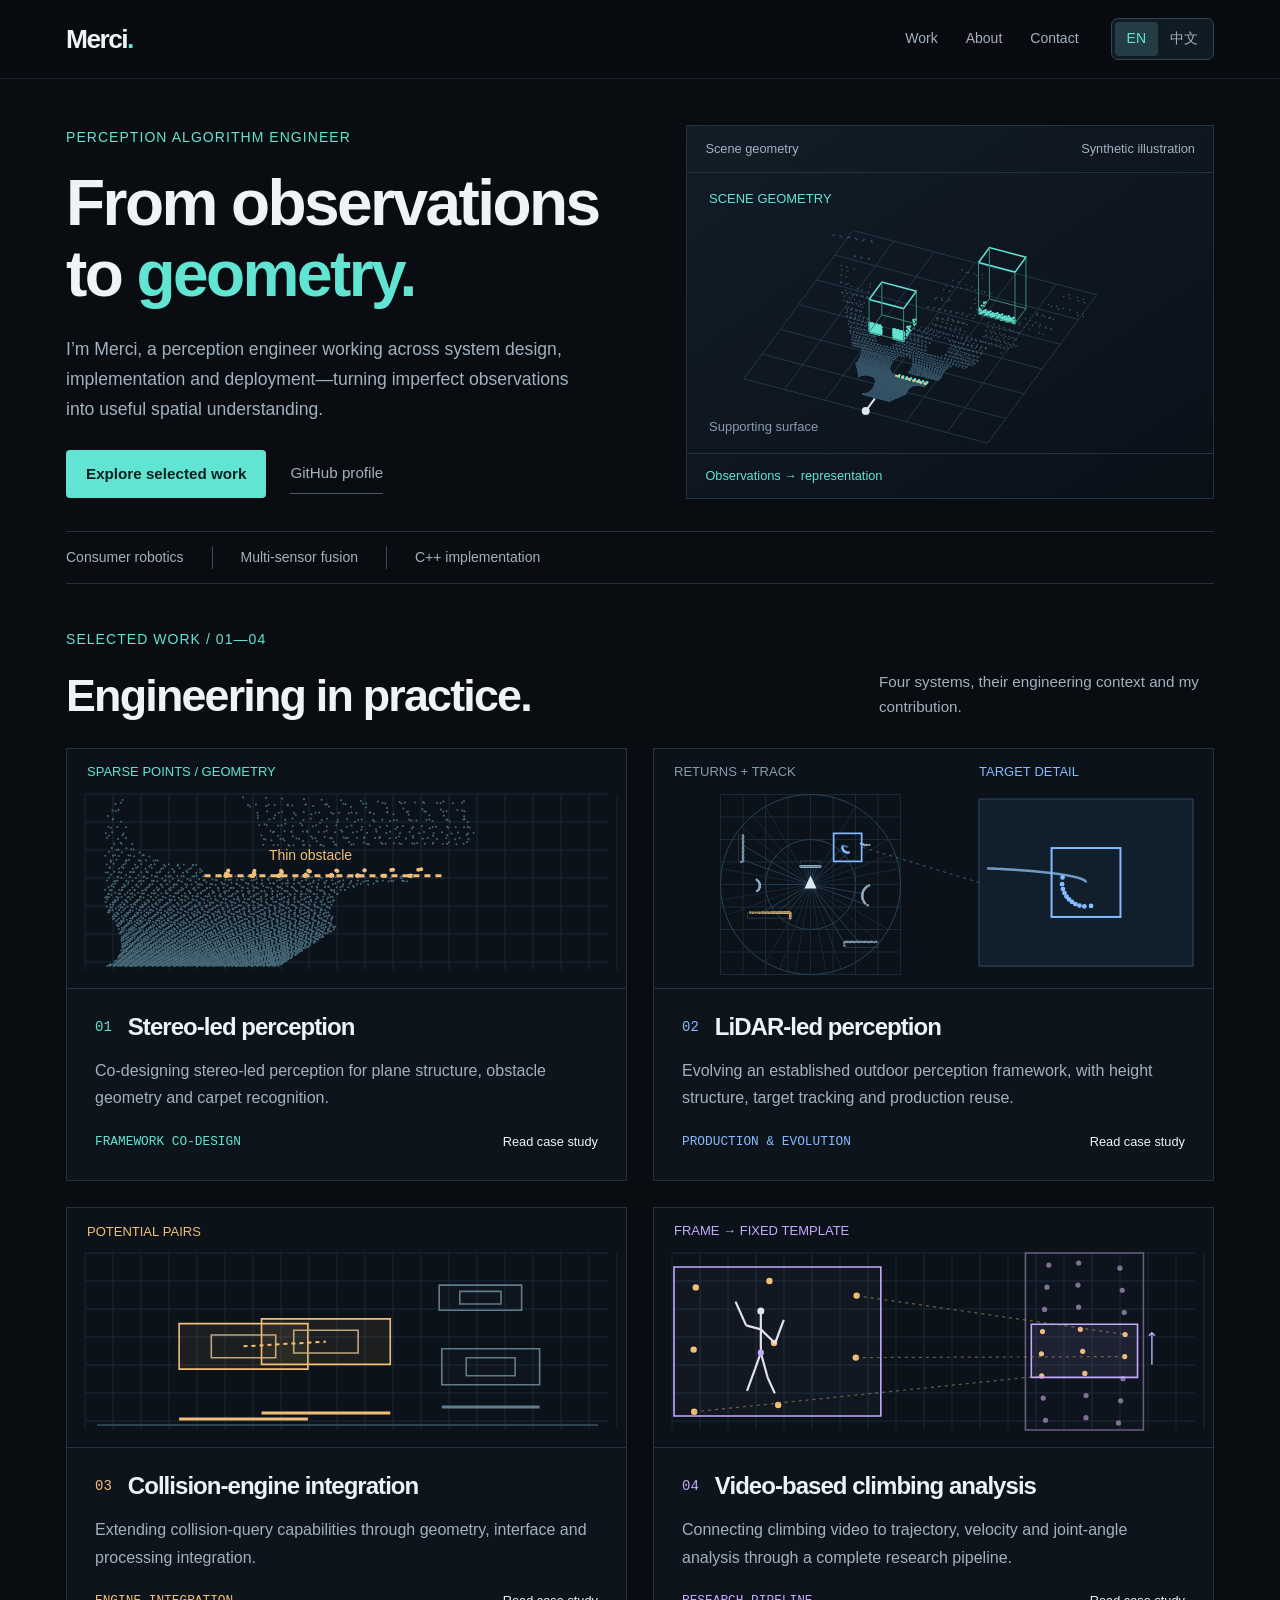
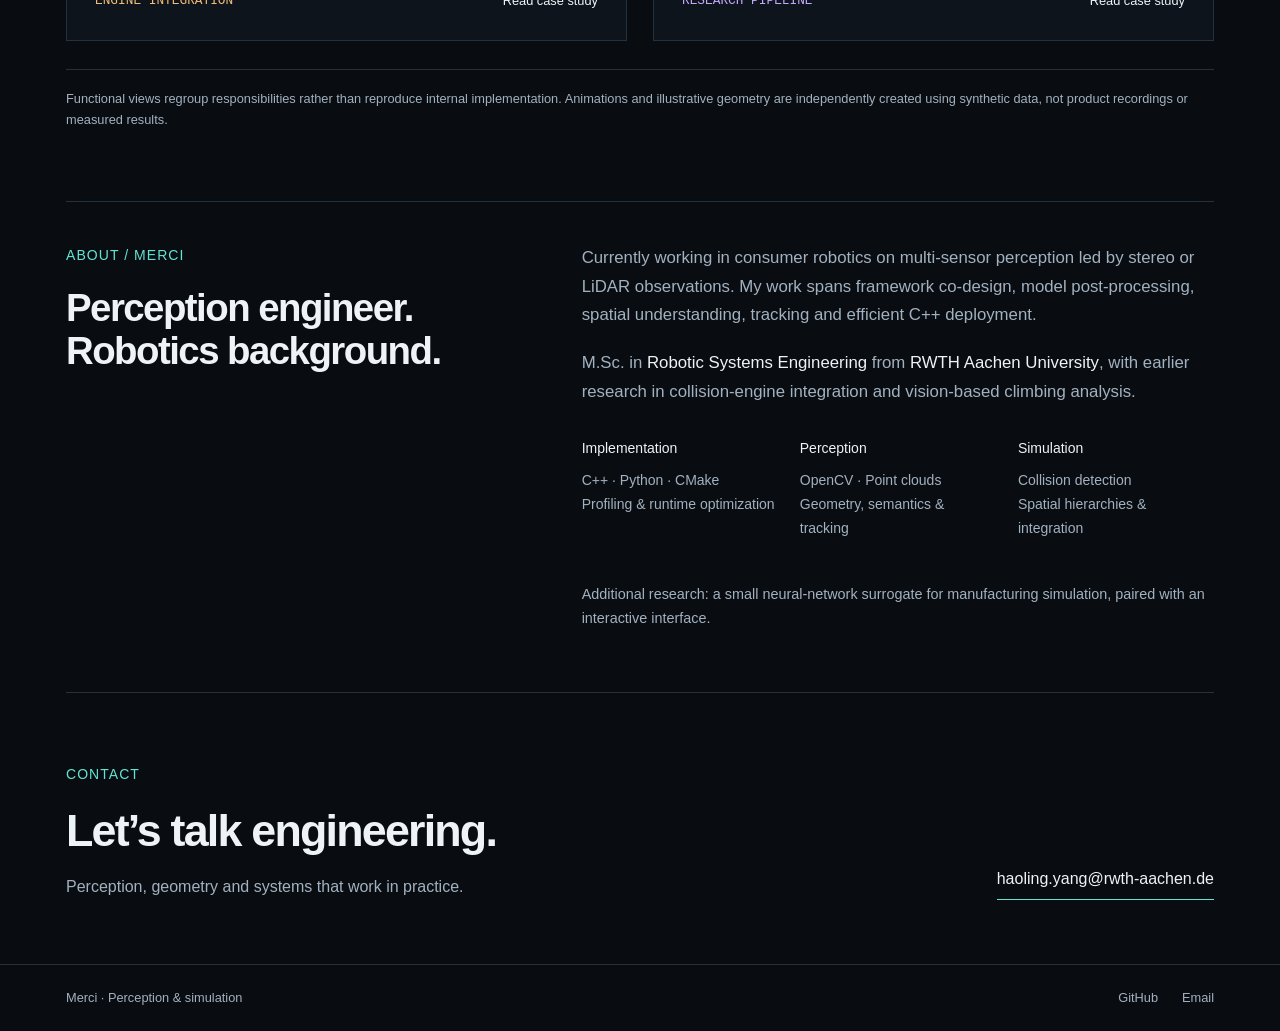
<file: index.html>
<!doctype html><html lang="en" data-route="index.html" data-language="en"><head><meta charset="utf-8"><meta name="viewport" content="width=device-width,initial-scale=1"><meta name="color-scheme" content="dark"><title>Merci — Perception Algorithm Engineer</title><meta name="description" content="Currently working in consumer robotics on multi-sensor perception led by stereo or LiDAR observations. My work spans framework co-design, model post-processing, spatial understanding, tracking and efficient C++ deployment."><link rel="alternate" hreflang="zh-CN" href="zh/index.html"><link rel="icon" type="image/svg+xml" href="assets/favicon.svg"><link rel="stylesheet" href="assets/style.css?v=681cd7728c38"><script src="assets/app.js?v=398218dbc04d" defer></script></head><body><a class="skip" href="#main">Skip to content</a><header><div class="wrap"><a class="brand" href="index.html" aria-label="Merci">Merci<span>.</span></a><div class="header-right"><nav aria-label="Main navigation"><a href="index.html#work">Work</a><a href="index.html#about">About</a><a href="index.html#contact">Contact</a></nav><div class="language-switch" role="group" aria-label="Language"><a href="index.html" data-set-language="en" lang="en" hreflang="en" aria-label="English" aria-current="true">EN</a><a href="zh/index.html" data-set-language="zh" lang="zh-CN" hreflang="zh-CN" aria-label="简体中文">中文</a></div></div></div></header><main id="main"><section class="hero" aria-labelledby="hero-title"><div><div class="eyebrow">Perception Algorithm Engineer</div><h1 id="hero-title">From observations<br>to <span>geometry.</span></h1><p class="intro">I’m Merci, a perception engineer working across system design, implementation and deployment—turning imperfect observations into useful spatial understanding.</p><div class="hero-actions"><a class="primary-link" href="#work">Explore selected work</a><a class="text-link secondary-link" href="https://github.com/hyandnn">GitHub profile</a></div></div><div class="hero-visual"><div class="visual-top"><span>Scene geometry</span><span>Synthetic illustration</span></div><canvas data-scene="hero" role="img" aria-label="Scene geometry"></canvas><div class="visual-bottom"><span>Observations → representation</span></div></div></section><div class="info-strip"><span>Consumer robotics</span><span>Multi-sensor fusion</span><span>C++ implementation</span></div><section id="work" aria-labelledby="work-title"><div class="section-top"><div><div class="eyebrow">Selected work / 01—04</div><h2 id="work-title">Engineering in practice.</h2></div><p>Four systems, their engineering context and my contribution.</p></div><div class="work-grid"><a class="project-card " href="projects/stereo.html"><div class="card-view"><canvas data-scene="stereo-cover" data-preview="true" role="img" aria-label="Co-designing stereo-led perception for plane structure, obstacle geometry and carpet recognition."></canvas></div><div class="card-copy"><div class="card-heading"><span class="index">01</span><h3>Stereo-led perception</h3></div><p>Co-designing stereo-led perception for plane structure, obstacle geometry and carpet recognition.</p><div class="card-foot"><span class="mono">FRAMEWORK CO-DESIGN</span><span>Read case study</span></div></div></a><a class="project-card blue" href="projects/lidar.html"><div class="card-view"><canvas data-scene="lidar-cover" data-preview="true" role="img" aria-label="Evolving an established outdoor perception framework, with height structure, target tracking and production reuse."></canvas></div><div class="card-copy"><div class="card-heading"><span class="index">02</span><h3>LiDAR-led perception</h3></div><p>Evolving an established outdoor perception framework, with height structure, target tracking and production reuse.</p><div class="card-foot"><span class="mono">PRODUCTION & EVOLUTION</span><span>Read case study</span></div></div></a><a class="project-card gold" href="projects/collision.html"><div class="card-view"><canvas data-scene="collision-cover" data-preview="true" role="img" aria-label="Extending collision-query capabilities through geometry, interface and processing integration."></canvas></div><div class="card-copy"><div class="card-heading"><span class="index">03</span><h3>Collision-engine integration</h3></div><p>Extending collision-query capabilities through geometry, interface and processing integration.</p><div class="card-foot"><span class="mono">ENGINE INTEGRATION</span><span>Read case study</span></div></div></a><a class="project-card purple" href="projects/motion.html"><div class="card-view"><canvas data-scene="motion-cover" data-preview="true" role="img" aria-label="Connecting climbing video to trajectory, velocity and joint-angle analysis through a complete research pipeline."></canvas></div><div class="card-copy"><div class="card-heading"><span class="index">04</span><h3>Video-based climbing analysis</h3></div><p>Connecting climbing video to trajectory, velocity and joint-angle analysis through a complete research pipeline.</p><div class="card-foot"><span class="mono">RESEARCH PIPELINE</span><span>Read case study</span></div></div></a></div><p class="notice">Functional views regroup responsibilities rather than reproduce internal implementation. Animations and illustrative geometry are independently created using synthetic data, not product recordings or measured results.</p></section><section class="about" id="about" aria-labelledby="about-title"><div><div class="eyebrow">About / Merci</div><h2 id="about-title">Perception engineer.<br>Robotics background.</h2></div><div class="about-text"><p>Currently working in consumer robotics on multi-sensor perception led by stereo or LiDAR observations. My work spans framework co-design, model post-processing, spatial understanding, tracking and efficient C++ deployment.</p><p>M.Sc. in <b>Robotic Systems Engineering</b> from <b>RWTH Aachen University</b>, with earlier research in collision-engine integration and vision-based climbing analysis.</p><div class="toolkit"><div><b>Implementation</b><p>C++ · Python · CMake<br>Profiling & runtime optimization</p></div><div><b>Perception</b><p>OpenCV · Point clouds<br>Geometry, semantics & tracking</p></div><div><b>Simulation</b><p>Collision detection<br>Spatial hierarchies & integration</p></div></div><p class="additional">Additional research: a small neural-network surrogate for manufacturing simulation, paired with an interactive interface.</p></div></section><section class="contact" id="contact" aria-labelledby="contact-title"><div><div class="eyebrow">Contact</div><h2 id="contact-title">Let’s talk engineering.</h2><p>Perception, geometry and systems that work in practice.</p></div><a class="text-link" href="mailto:haoling.yang@rwth-aachen.de">haoling.yang@rwth-aachen.de</a></section></main><footer><div class="wrap"><span>Merci · Perception & simulation</span><div class="footer-links"><a href="https://github.com/hyandnn">GitHub</a><a href="mailto:haoling.yang@rwth-aachen.de">Email</a></div></div></footer></body></html>
</file>
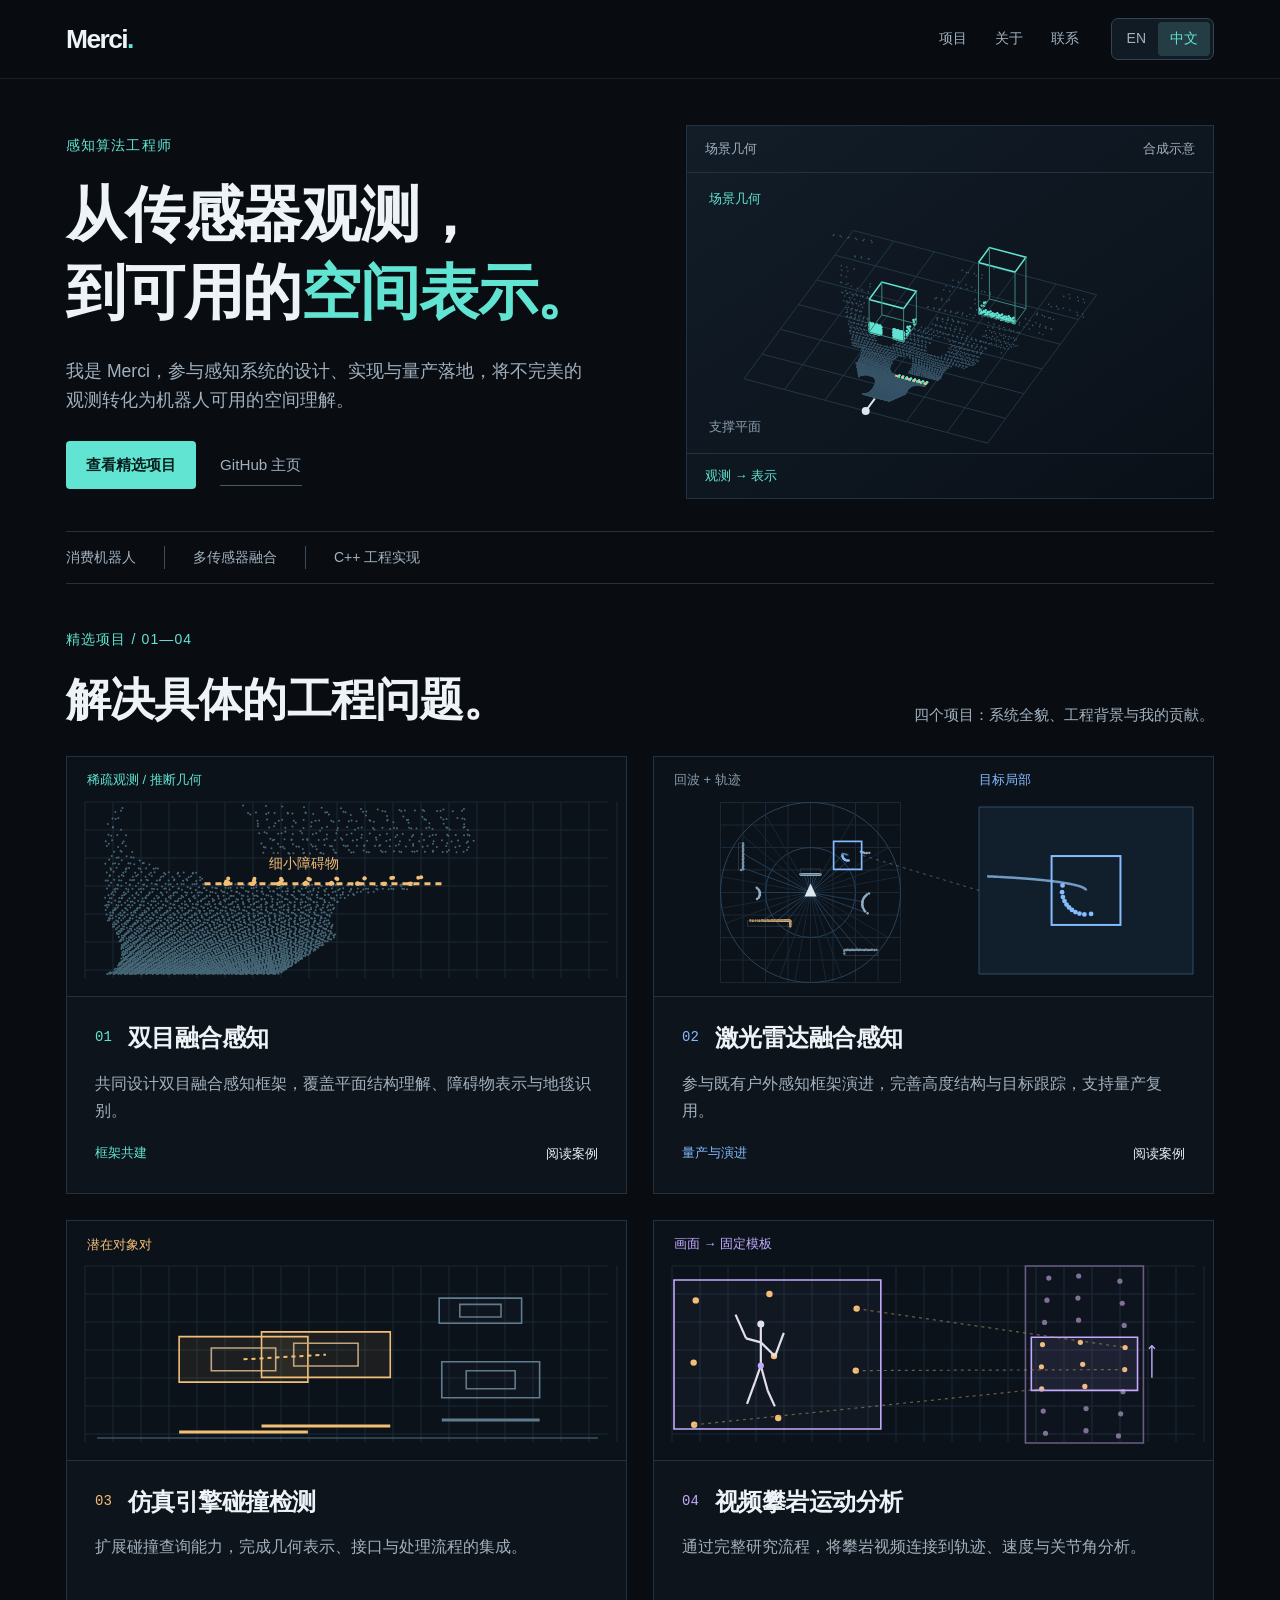
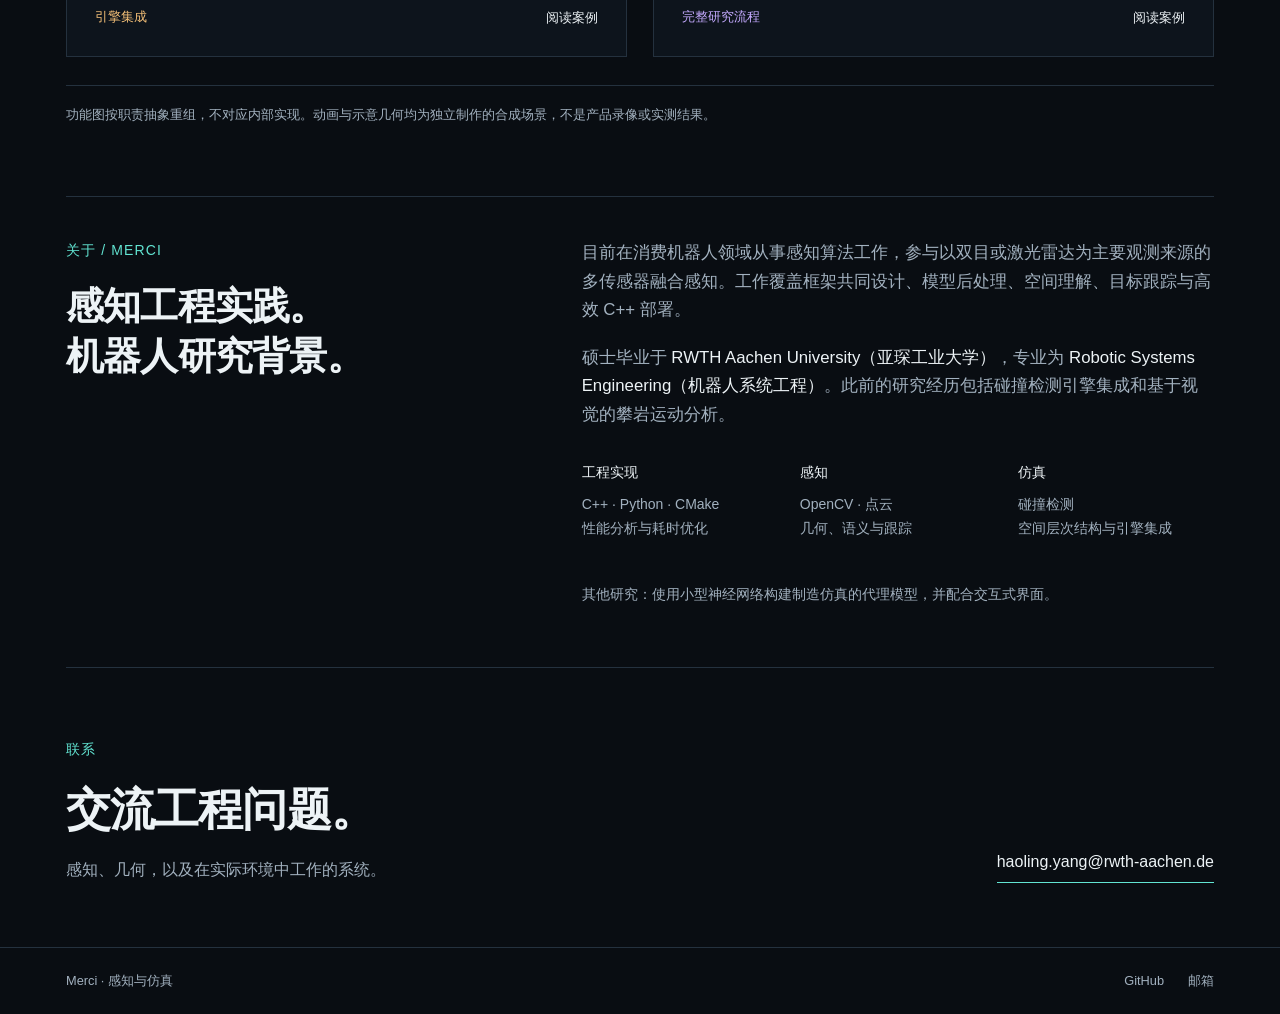
<file: zh/index.html>
<!doctype html><html lang="zh-CN" data-route="zh/index.html" data-language="zh"><head><meta charset="utf-8"><meta name="viewport" content="width=device-width,initial-scale=1"><meta name="color-scheme" content="dark"><title>Merci — 感知算法工程师</title><meta name="description" content="目前在消费机器人领域从事感知算法工作，参与以双目或激光雷达为主要观测来源的多传感器融合感知。工作覆盖框架共同设计、模型后处理、空间理解、目标跟踪与高效 C++ 部署。"><link rel="alternate" hreflang="en" href="../index.html"><link rel="icon" type="image/svg+xml" href="../assets/favicon.svg"><link rel="stylesheet" href="../assets/style.css?v=681cd7728c38"><script src="../assets/app.js?v=398218dbc04d" defer></script></head><body><a class="skip" href="#main">跳到正文</a><header><div class="wrap"><a class="brand" href="index.html" aria-label="Merci">Merci<span>.</span></a><div class="header-right"><nav aria-label="主导航"><a href="index.html#work">项目</a><a href="index.html#about">关于</a><a href="index.html#contact">联系</a></nav><div class="language-switch" role="group" aria-label="语言"><a href="../index.html" data-set-language="en" lang="en" hreflang="en" aria-label="English">EN</a><a href="index.html" data-set-language="zh" lang="zh-CN" hreflang="zh-CN" aria-label="简体中文" aria-current="true">中文</a></div></div></div></header><main id="main"><section class="hero" aria-labelledby="hero-title"><div><div class="eyebrow">感知算法工程师</div><h1 id="hero-title">从传感器观测，<br>到可用的<span>空间表示。</span></h1><p class="intro">我是 Merci，参与感知系统的设计、实现与量产落地，将不完美的观测转化为机器人可用的空间理解。</p><div class="hero-actions"><a class="primary-link" href="#work">查看精选项目</a><a class="text-link secondary-link" href="https://github.com/hyandnn">GitHub 主页</a></div></div><div class="hero-visual"><div class="visual-top"><span>场景几何</span><span>合成示意</span></div><canvas data-scene="hero" role="img" aria-label="场景几何"></canvas><div class="visual-bottom"><span>观测 → 表示</span></div></div></section><div class="info-strip"><span>消费机器人</span><span>多传感器融合</span><span>C++ 工程实现</span></div><section id="work" aria-labelledby="work-title"><div class="section-top"><div><div class="eyebrow">精选项目 / 01—04</div><h2 id="work-title">解决具体的工程问题。</h2></div><p>四个项目：系统全貌、工程背景与我的贡献。</p></div><div class="work-grid"><a class="project-card " href="projects/stereo.html"><div class="card-view"><canvas data-scene="stereo-cover" data-preview="true" role="img" aria-label="共同设计双目融合感知框架，覆盖平面结构理解、障碍物表示与地毯识别。"></canvas></div><div class="card-copy"><div class="card-heading"><span class="index">01</span><h3>双目融合感知</h3></div><p>共同设计双目融合感知框架，覆盖平面结构理解、障碍物表示与地毯识别。</p><div class="card-foot"><span class="mono">框架共建</span><span>阅读案例</span></div></div></a><a class="project-card blue" href="projects/lidar.html"><div class="card-view"><canvas data-scene="lidar-cover" data-preview="true" role="img" aria-label="参与既有户外感知框架演进，完善高度结构与目标跟踪，支持量产复用。"></canvas></div><div class="card-copy"><div class="card-heading"><span class="index">02</span><h3>激光雷达融合感知</h3></div><p>参与既有户外感知框架演进，完善高度结构与目标跟踪，支持量产复用。</p><div class="card-foot"><span class="mono">量产与演进</span><span>阅读案例</span></div></div></a><a class="project-card gold" href="projects/collision.html"><div class="card-view"><canvas data-scene="collision-cover" data-preview="true" role="img" aria-label="扩展碰撞查询能力，完成几何表示、接口与处理流程的集成。"></canvas></div><div class="card-copy"><div class="card-heading"><span class="index">03</span><h3>仿真引擎碰撞检测</h3></div><p>扩展碰撞查询能力，完成几何表示、接口与处理流程的集成。</p><div class="card-foot"><span class="mono">引擎集成</span><span>阅读案例</span></div></div></a><a class="project-card purple" href="projects/motion.html"><div class="card-view"><canvas data-scene="motion-cover" data-preview="true" role="img" aria-label="通过完整研究流程，将攀岩视频连接到轨迹、速度与关节角分析。"></canvas></div><div class="card-copy"><div class="card-heading"><span class="index">04</span><h3>视频攀岩运动分析</h3></div><p>通过完整研究流程，将攀岩视频连接到轨迹、速度与关节角分析。</p><div class="card-foot"><span class="mono">完整研究流程</span><span>阅读案例</span></div></div></a></div><p class="notice">功能图按职责抽象重组，不对应内部实现。动画与示意几何均为独立制作的合成场景，不是产品录像或实测结果。</p></section><section class="about" id="about" aria-labelledby="about-title"><div><div class="eyebrow">关于 / Merci</div><h2 id="about-title">感知工程实践。<br>机器人研究背景。</h2></div><div class="about-text"><p>目前在消费机器人领域从事感知算法工作，参与以双目或激光雷达为主要观测来源的多传感器融合感知。工作覆盖框架共同设计、模型后处理、空间理解、目标跟踪与高效 C++ 部署。</p><p>硕士毕业于 <b>RWTH Aachen University（亚琛工业大学）</b>，专业为 <b>Robotic Systems Engineering（机器人系统工程）</b>。此前的研究经历包括碰撞检测引擎集成和基于视觉的攀岩运动分析。</p><div class="toolkit"><div><b>工程实现</b><p>C++ · Python · CMake<br>性能分析与耗时优化</p></div><div><b>感知</b><p>OpenCV · 点云<br>几何、语义与跟踪</p></div><div><b>仿真</b><p>碰撞检测<br>空间层次结构与引擎集成</p></div></div><p class="additional">其他研究：使用小型神经网络构建制造仿真的代理模型，并配合交互式界面。</p></div></section><section class="contact" id="contact" aria-labelledby="contact-title"><div><div class="eyebrow">联系</div><h2 id="contact-title">交流工程问题。</h2><p>感知、几何，以及在实际环境中工作的系统。</p></div><a class="text-link" href="mailto:haoling.yang@rwth-aachen.de">haoling.yang@rwth-aachen.de</a></section></main><footer><div class="wrap"><span>Merci · 感知与仿真</span><div class="footer-links"><a href="https://github.com/hyandnn">GitHub</a><a href="mailto:haoling.yang@rwth-aachen.de">邮箱</a></div></div></footer></body></html>
</file>
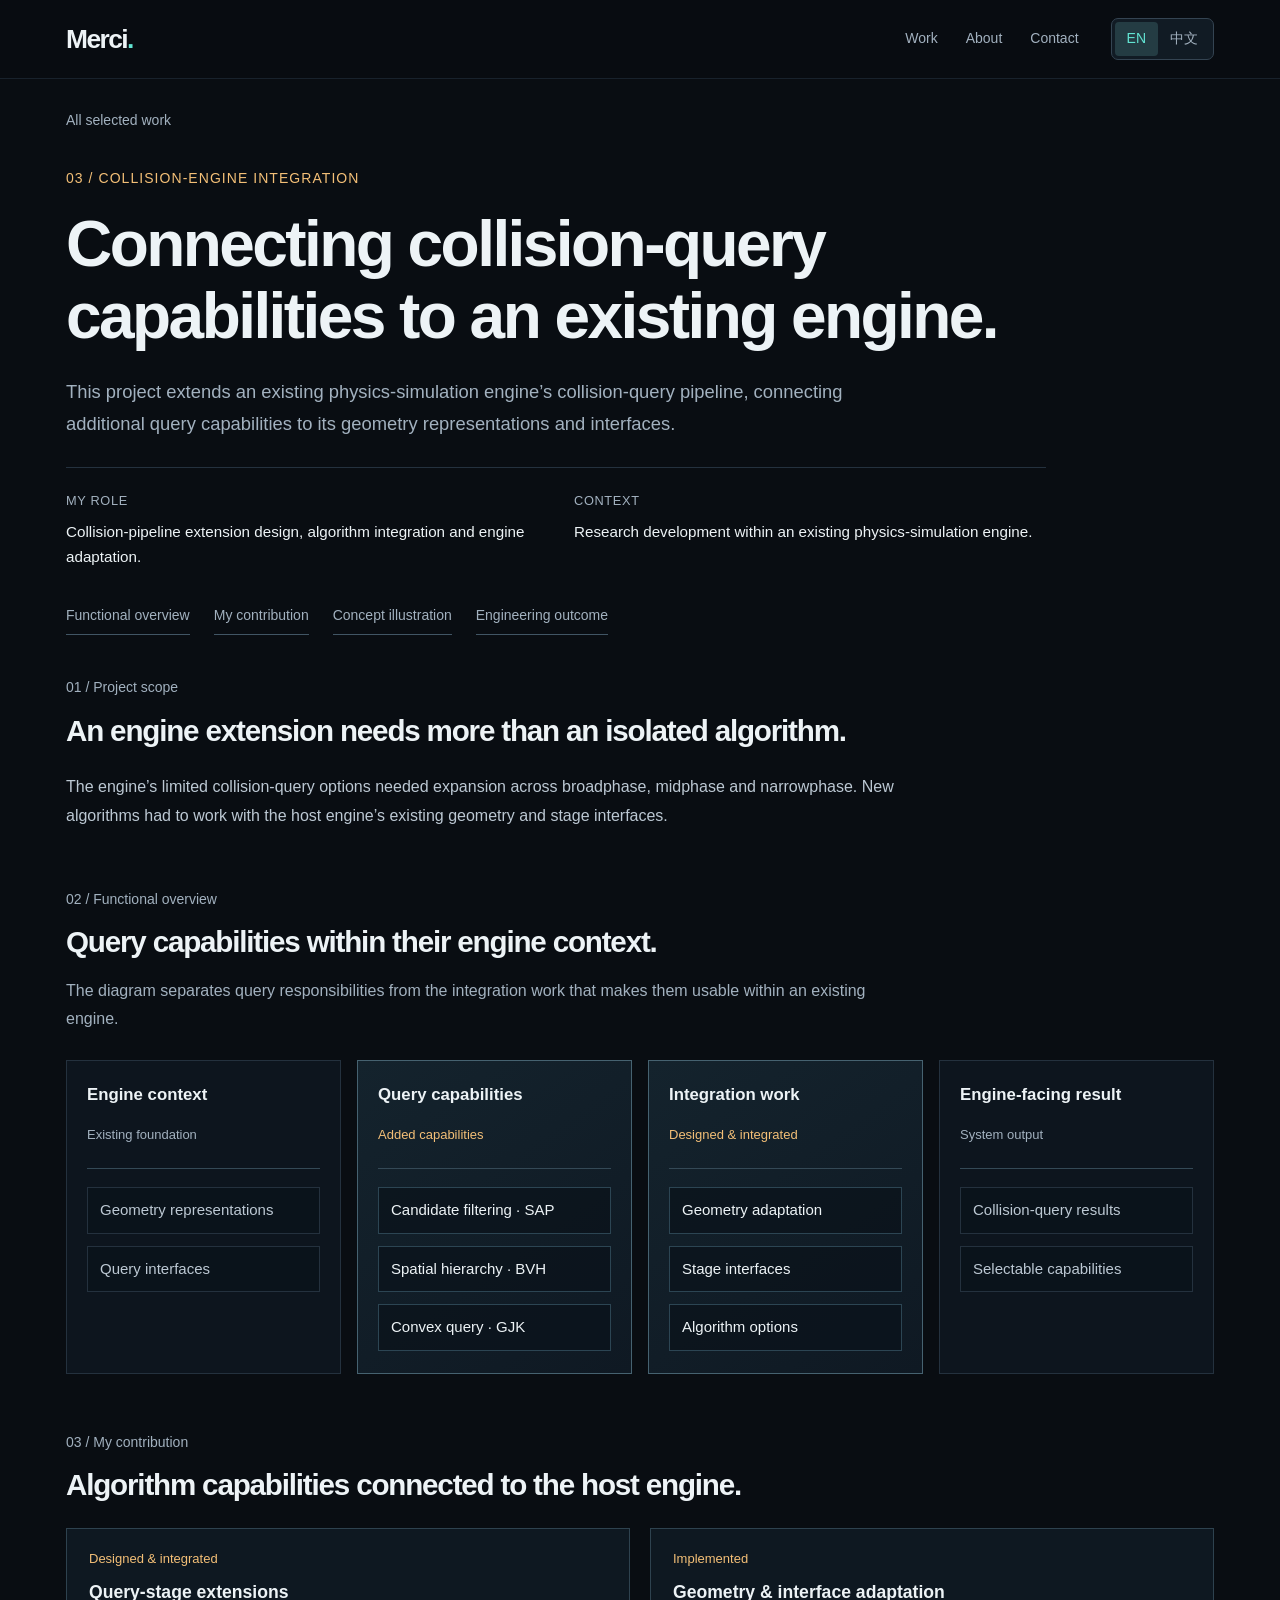
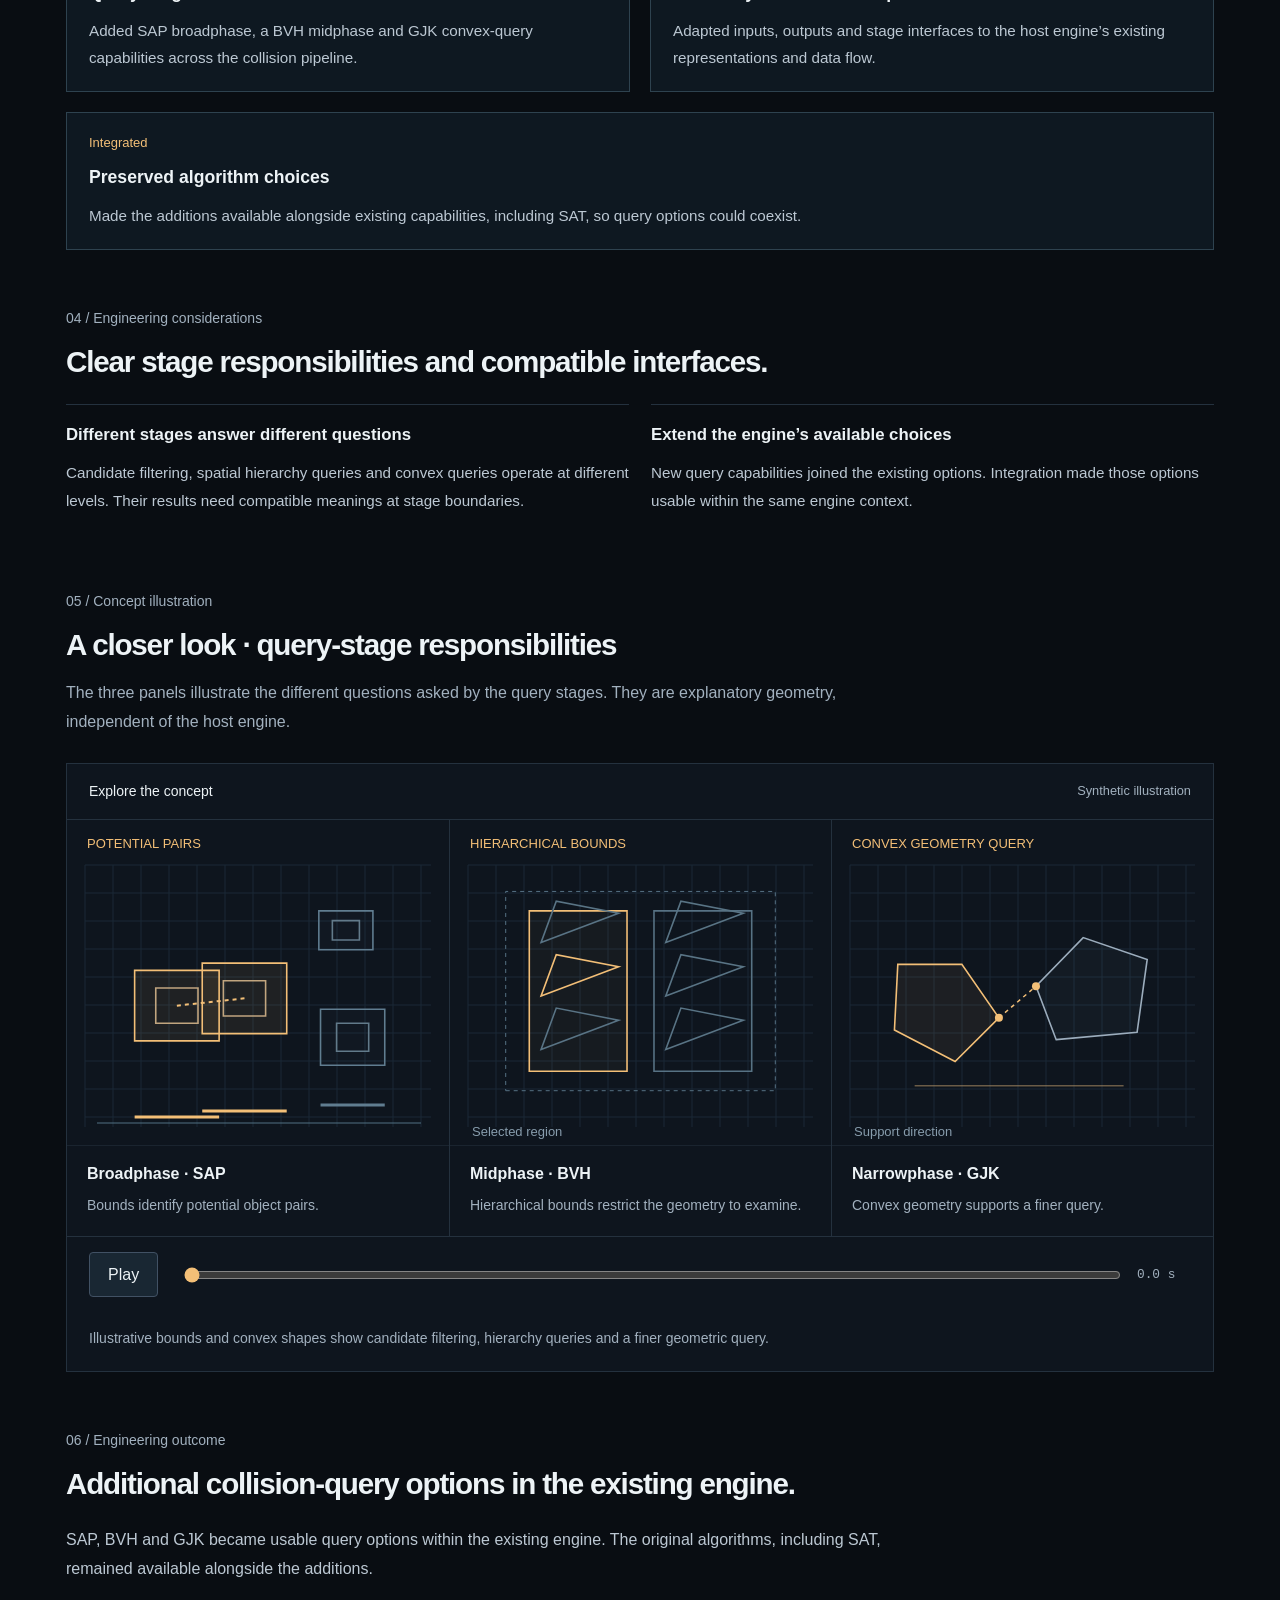
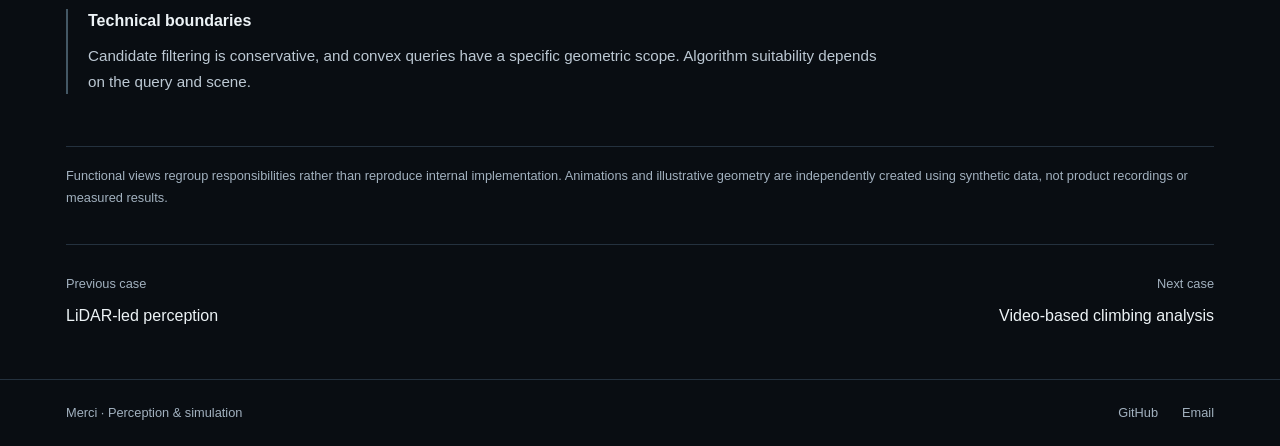
<file: projects/collision.html>
<!doctype html><html lang="en" data-route="projects/collision.html" data-language="en"><head><meta charset="utf-8"><meta name="viewport" content="width=device-width,initial-scale=1"><meta name="color-scheme" content="dark"><title>Collision-engine integration — Merci</title><meta name="description" content="Extending collision-query capabilities through geometry, interface and processing integration."><link rel="alternate" hreflang="zh-CN" href="../zh/projects/collision.html"><link rel="icon" type="image/svg+xml" href="../assets/favicon.svg"><link rel="stylesheet" href="../assets/style.css?v=681cd7728c38"><script src="../assets/app.js?v=398218dbc04d" defer></script></head><body><a class="skip" href="#main">Skip to content</a><header><div class="wrap"><a class="brand" href="../index.html" aria-label="Merci">Merci<span>.</span></a><div class="header-right"><nav aria-label="Main navigation"><a href="../index.html#work">Work</a><a href="../index.html#about">About</a><a href="../index.html#contact">Contact</a></nav><div class="language-switch" role="group" aria-label="Language"><a href="collision.html" data-set-language="en" lang="en" hreflang="en" aria-label="English" aria-current="true">EN</a><a href="../zh/projects/collision.html" data-set-language="zh" lang="zh-CN" hreflang="zh-CN" aria-label="简体中文">中文</a></div></div></div></header><main id="main" class="gold"><a class="back" href="../index.html#work">All selected work</a><section class="case-head"><div class="eyebrow">03 / Collision-engine integration</div><h1>Connecting collision-query capabilities to an existing engine.</h1><p class="lead">This project extends an existing physics-simulation engine’s collision-query pipeline, connecting additional query capabilities to its geometry representations and interfaces.</p><div class="case-meta"><div><span class="label">MY ROLE</span><p>Collision-pipeline extension design, algorithm integration and engine adaptation.</p></div><div><span class="label">CONTEXT</span><p>Research development within an existing physics-simulation engine.</p></div></div><nav class="case-jumps" aria-label="Case sections"><a href="#system">Functional overview</a><a href="#contribution">My contribution</a><a href="#illustration">Concept illustration</a><a href="#outcome">Engineering outcome</a></nav></section><section class="case-section"><div class="section-heading"><span class="story-index">01 / Project scope</span><h2>An engine extension needs more than an isolated algorithm.</h2></div><div class="section-content"><p>The engine’s limited collision-query options needed expansion across broadphase, midphase and narrowphase. New algorithms had to work with the host engine’s existing geometry and stage interfaces.</p></div></section><section class="case-section" id="system"><div class="section-heading"><span class="story-index">02 / Functional overview</span><h2>Query capabilities within their engine context.</h2><p>The diagram separates query responsibilities from the integration work that makes them usable within an existing engine.</p></div><div class="section-content"><div class="capability-board" role="group" aria-label="Query capabilities within their engine context."><div class="capability-group supporting"><div class="group-heading"><h3>Engine context</h3><span class="scope-badge">Existing foundation</span></div><ul><li>Geometry representations</li><li>Query interfaces</li></ul></div><div class="capability-group"><div class="group-heading"><h3>Query capabilities</h3><span class="scope-badge">Added capabilities</span></div><ul><li>Candidate filtering · SAP</li><li>Spatial hierarchy · BVH</li><li>Convex query · GJK</li></ul></div><div class="capability-group"><div class="group-heading"><h3>Integration work</h3><span class="scope-badge">Designed & integrated</span></div><ul><li>Geometry adaptation</li><li>Stage interfaces</li><li>Algorithm options</li></ul></div><div class="capability-group supporting"><div class="group-heading"><h3>Engine-facing result</h3><span class="scope-badge">System output</span></div><ul><li>Collision-query results</li><li>Selectable capabilities</li></ul></div></div></div></section><section class="case-section" id="contribution"><div class="section-heading"><span class="story-index">03 / My contribution</span><h2>Algorithm capabilities connected to the host engine.</h2></div><div class="section-content"><div class="contribution-grid"><article class="contribution"><span class="contribution-role">Designed & integrated</span><h3>Query-stage extensions</h3><p>Added SAP broadphase, a BVH midphase and GJK convex-query capabilities across the collision pipeline.</p></article><article class="contribution"><span class="contribution-role">Implemented</span><h3>Geometry & interface adaptation</h3><p>Adapted inputs, outputs and stage interfaces to the host engine’s existing representations and data flow.</p></article><article class="contribution"><span class="contribution-role">Integrated</span><h3>Preserved algorithm choices</h3><p>Made the additions available alongside existing capabilities, including SAT, so query options could coexist.</p></article></div></div></section><section class="case-section"><div class="section-heading"><span class="story-index">04 / Engineering considerations</span><h2>Clear stage responsibilities and compatible interfaces.</h2></div><div class="section-content"><div class="decision-grid"><div class="decision"><h3>Different stages answer different questions</h3><p>Candidate filtering, spatial hierarchy queries and convex queries operate at different levels. Their results need compatible meanings at stage boundaries.</p></div><div class="decision"><h3>Extend the engine’s available choices</h3><p>New query capabilities joined the existing options. Integration made those options usable within the same engine context.</p></div></div></div></section><section class="case-section" id="illustration"><div class="section-heading"><span class="story-index">05 / Concept illustration</span><h2>A closer look · query-stage responsibilities</h2><p>The three panels illustrate the different questions asked by the query stages. They are explanatory geometry, independent of the host engine.</p></div><div class="section-content"><div class="demo" data-demo="collision"><div class="demo-head"><span>Explore the concept</span><span>Synthetic illustration</span></div><div class="phase-grid"><figure class="phase"><canvas data-scene="collision" data-panel="0" role="img" aria-label="Bounds identify potential object pairs."></canvas><figcaption><h3>Broadphase · SAP</h3><p>Bounds identify potential object pairs.</p></figcaption></figure><figure class="phase"><canvas data-scene="collision" data-panel="1" role="img" aria-label="Hierarchical bounds restrict the geometry to examine."></canvas><figcaption><h3>Midphase · BVH</h3><p>Hierarchical bounds restrict the geometry to examine.</p></figcaption></figure><figure class="phase"><canvas data-scene="collision" data-panel="2" role="img" aria-label="Convex geometry supports a finer query."></canvas><figcaption><h3>Narrowphase · GJK</h3><p>Convex geometry supports a finer query.</p></figcaption></figure></div><div class="demo-controls"><button type="button" data-play>Play</button><label class="timeline"><input type="range" min="0" max="1000" value="0" data-time aria-label="Demonstration time"><output data-time-label>0.0 s</output></label></div><p class="demo-caption">Illustrative bounds and convex shapes show candidate filtering, hierarchy queries and a finer geometric query.</p></div></div></section><section class="case-section" id="outcome"><div class="section-heading"><span class="story-index">06 / Engineering outcome</span><h2>Additional collision-query options in the existing engine.</h2></div><div class="section-content"><p>SAP, BVH and GJK became usable query options within the existing engine. The original algorithms, including SAT, remained available alongside the additions.</p><div class="technical-boundary"><h3>Technical boundaries</h3><p>Candidate filtering is conservative, and convex queries have a specific geometric scope. Algorithm suitability depends on the query and scene.</p></div></div></section><p class="notice case-notice">Functional views regroup responsibilities rather than reproduce internal implementation. Animations and illustrative geometry are independently created using synthetic data, not product recordings or measured results.</p><div class="case-nav"><div><small>Previous case</small><a href="lidar.html">LiDAR-led perception</a></div><div><small>Next case</small><a href="motion.html">Video-based climbing analysis</a></div></div></main><footer><div class="wrap"><span>Merci · Perception & simulation</span><div class="footer-links"><a href="https://github.com/hyandnn">GitHub</a><a href="mailto:haoling.yang@rwth-aachen.de">Email</a></div></div></footer></body></html>
</file>
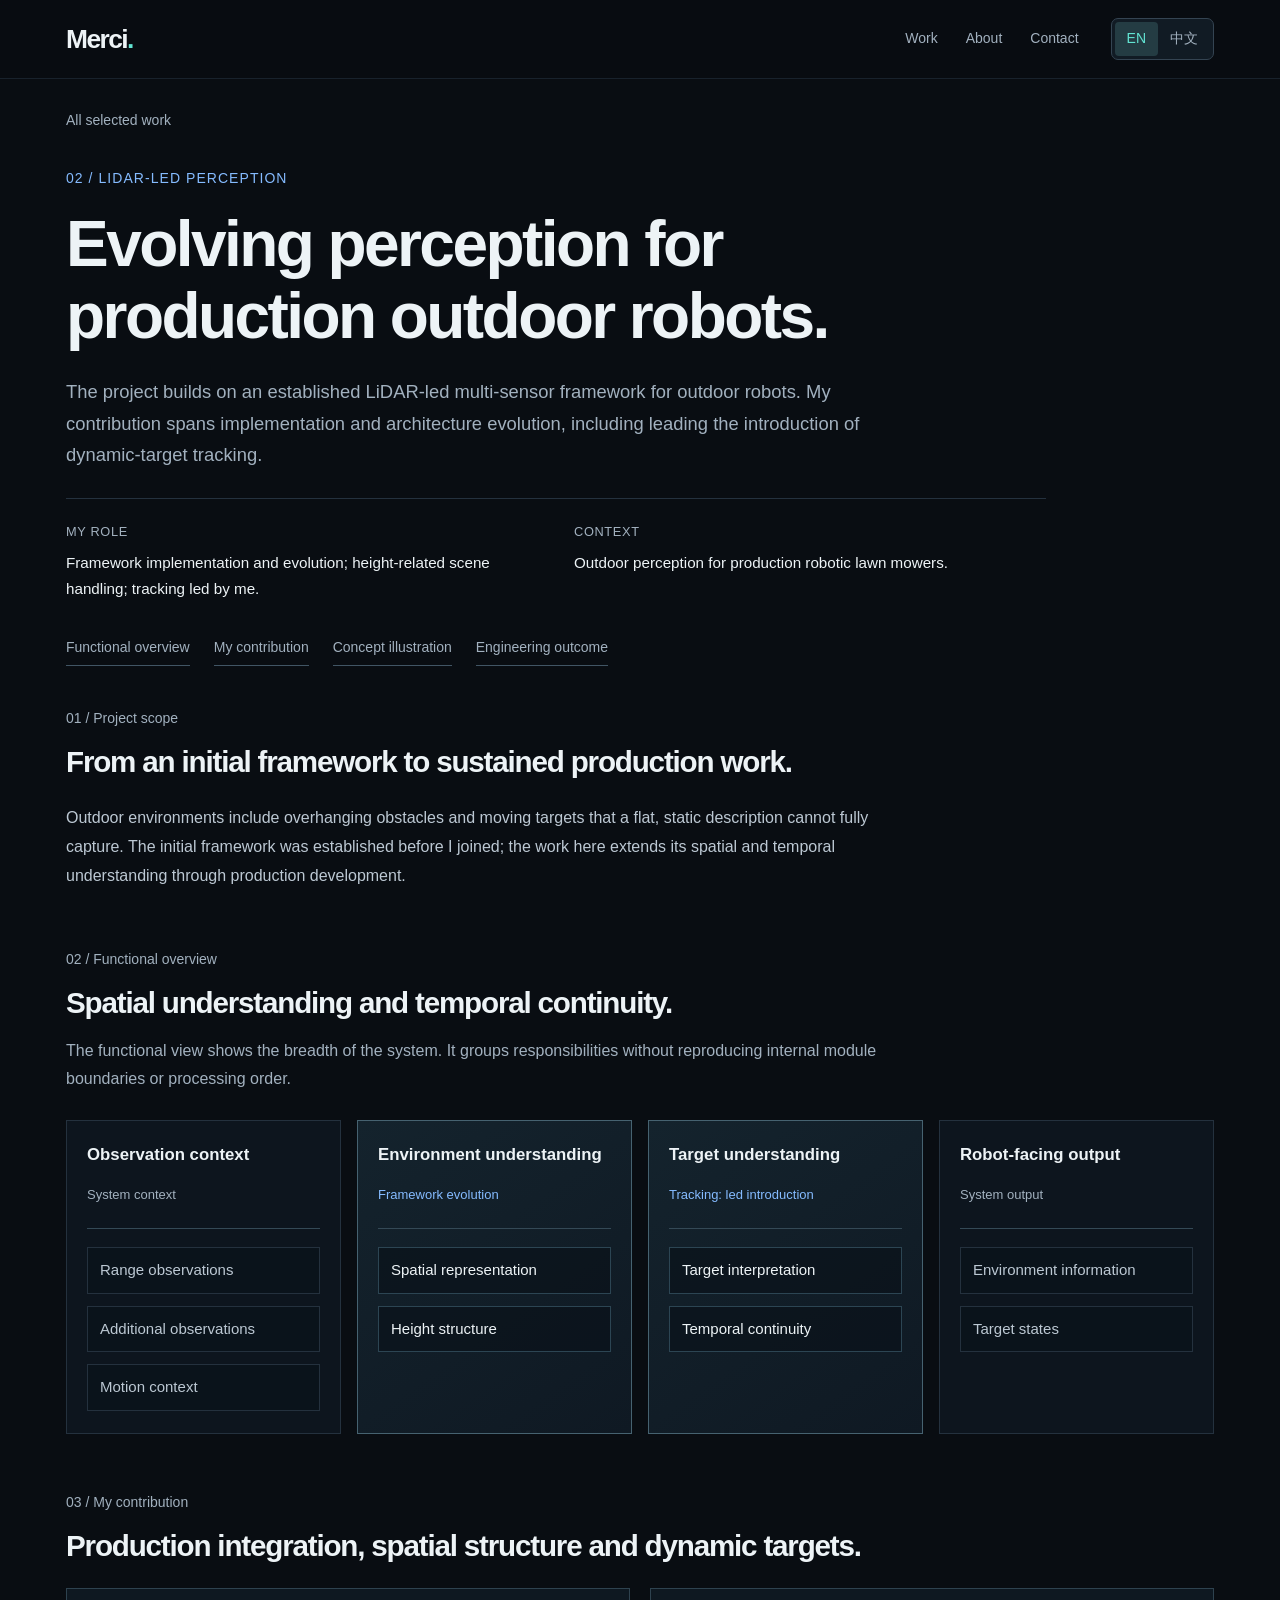
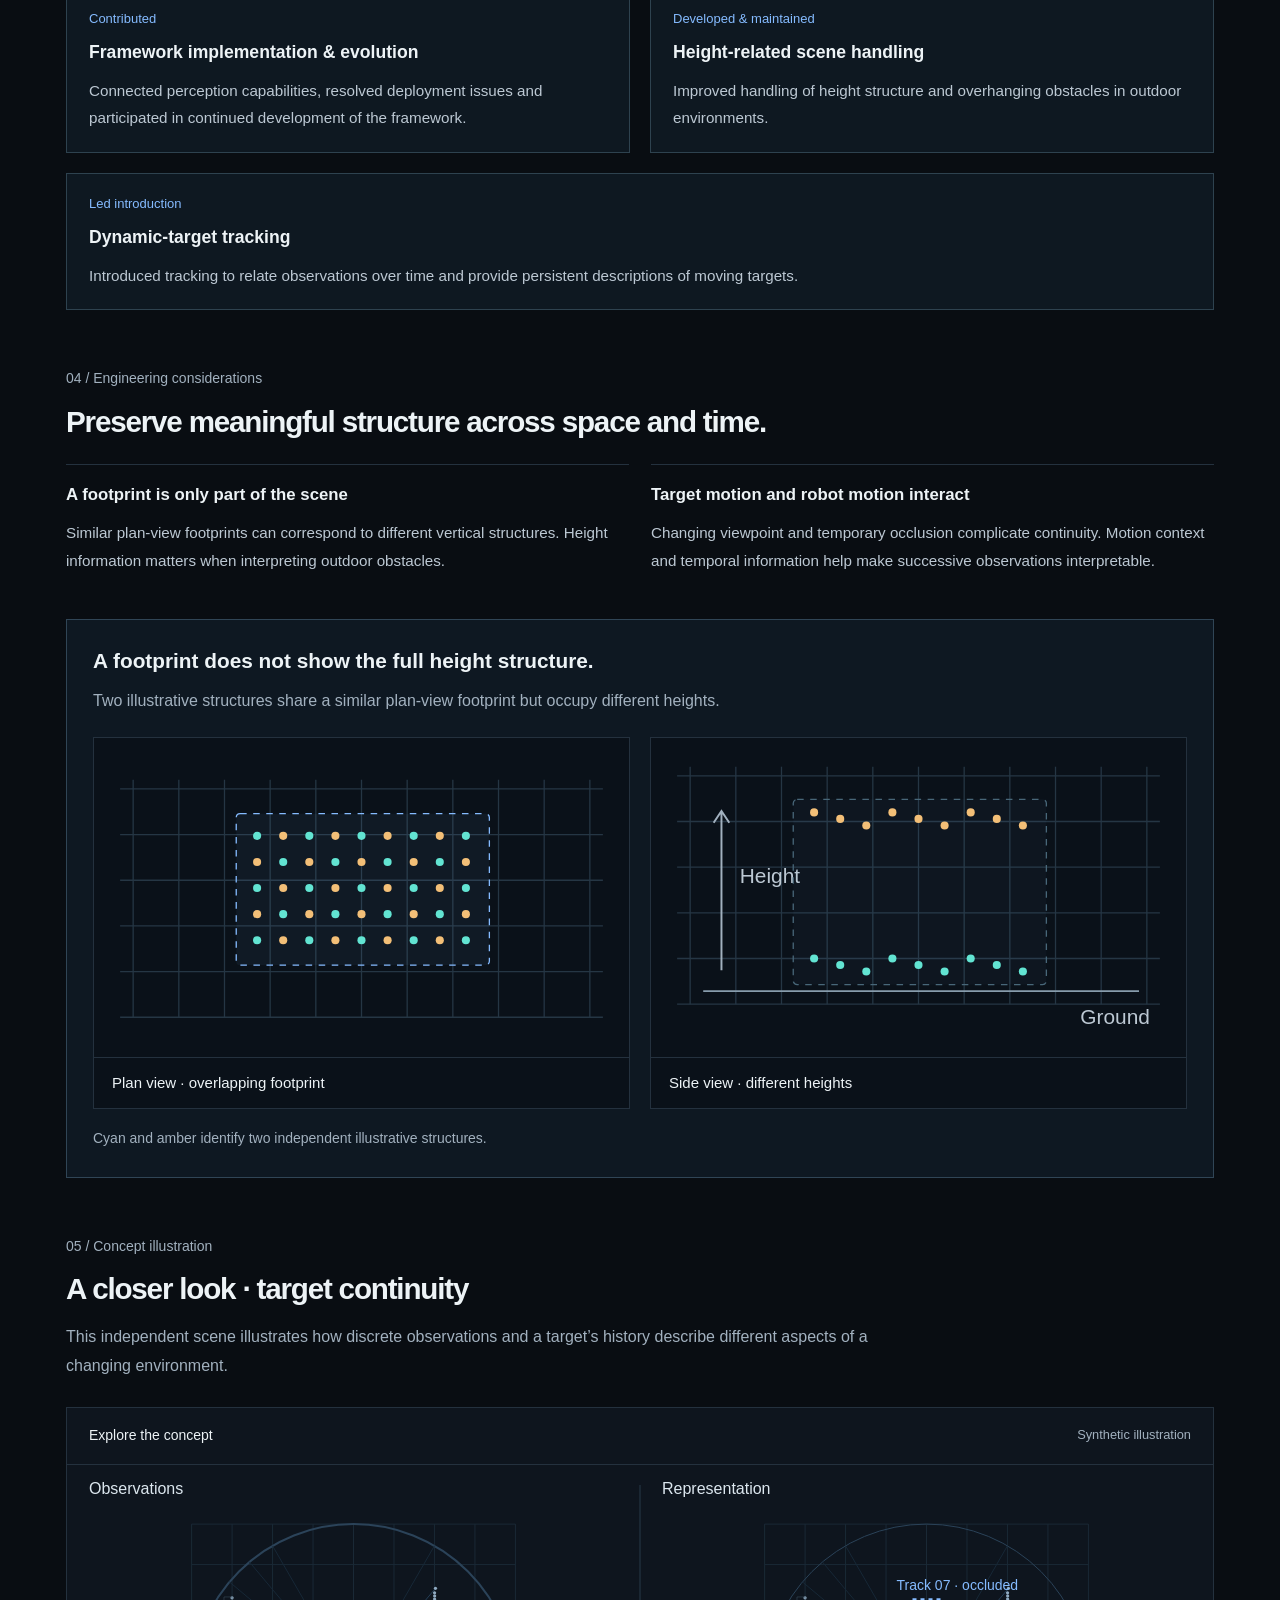
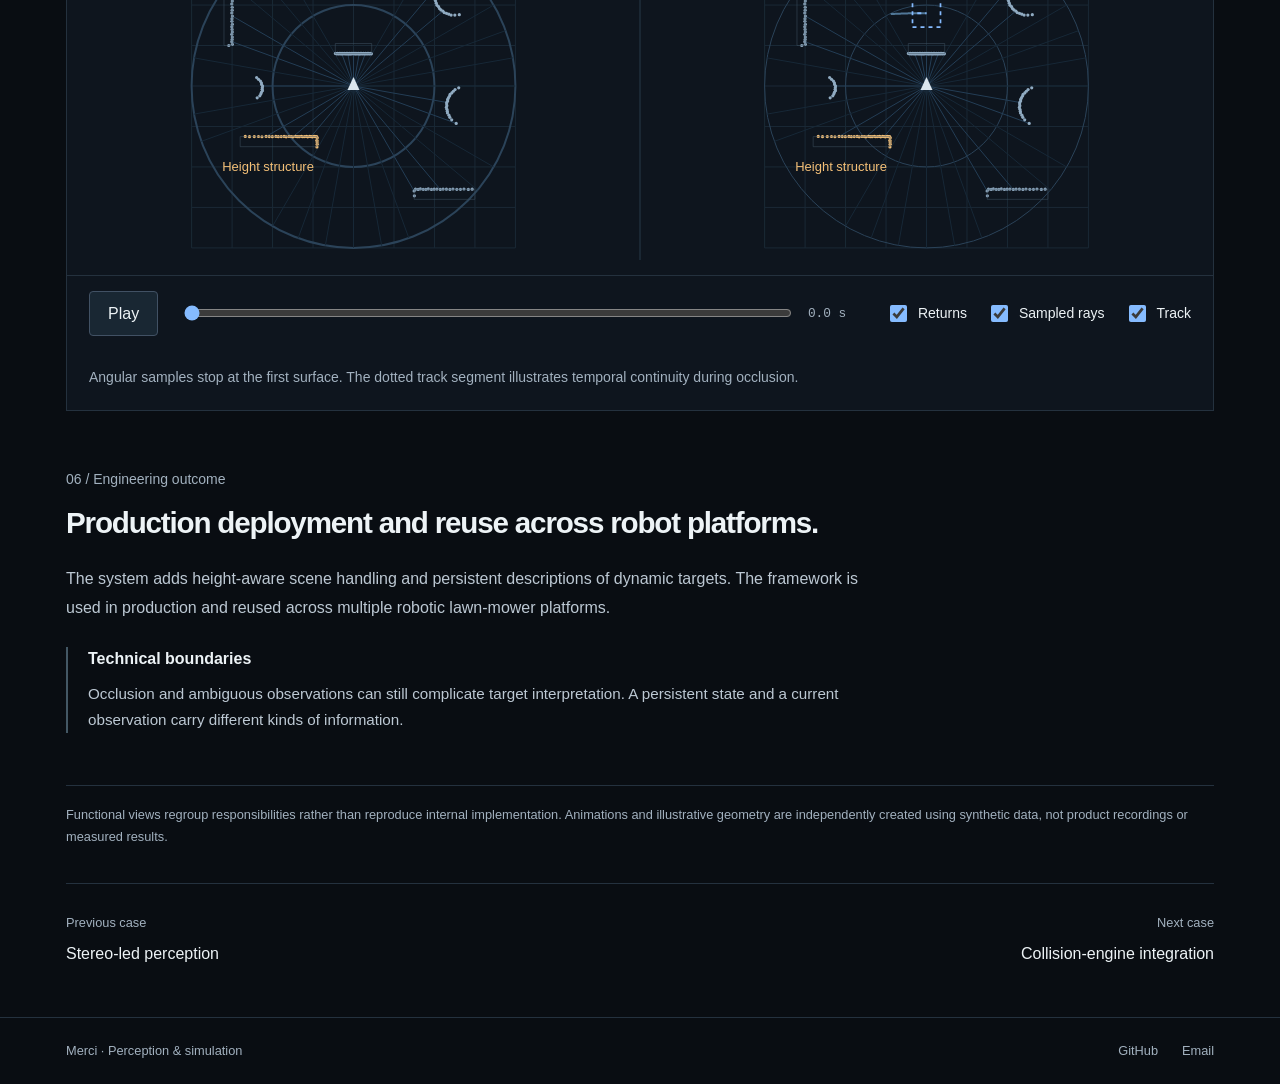
<file: projects/lidar.html>
<!doctype html><html lang="en" data-route="projects/lidar.html" data-language="en"><head><meta charset="utf-8"><meta name="viewport" content="width=device-width,initial-scale=1"><meta name="color-scheme" content="dark"><title>LiDAR-led perception — Merci</title><meta name="description" content="Evolving an established outdoor perception framework, with height structure, target tracking and production reuse."><link rel="alternate" hreflang="zh-CN" href="../zh/projects/lidar.html"><link rel="icon" type="image/svg+xml" href="../assets/favicon.svg"><link rel="stylesheet" href="../assets/style.css?v=681cd7728c38"><script src="../assets/app.js?v=398218dbc04d" defer></script></head><body><a class="skip" href="#main">Skip to content</a><header><div class="wrap"><a class="brand" href="../index.html" aria-label="Merci">Merci<span>.</span></a><div class="header-right"><nav aria-label="Main navigation"><a href="../index.html#work">Work</a><a href="../index.html#about">About</a><a href="../index.html#contact">Contact</a></nav><div class="language-switch" role="group" aria-label="Language"><a href="lidar.html" data-set-language="en" lang="en" hreflang="en" aria-label="English" aria-current="true">EN</a><a href="../zh/projects/lidar.html" data-set-language="zh" lang="zh-CN" hreflang="zh-CN" aria-label="简体中文">中文</a></div></div></div></header><main id="main" class="blue"><a class="back" href="../index.html#work">All selected work</a><section class="case-head"><div class="eyebrow">02 / LiDAR-led perception</div><h1>Evolving perception for production outdoor robots.</h1><p class="lead">The project builds on an established LiDAR-led multi-sensor framework for outdoor robots. My contribution spans implementation and architecture evolution, including leading the introduction of dynamic-target tracking.</p><div class="case-meta"><div><span class="label">MY ROLE</span><p>Framework implementation and evolution; height-related scene handling; tracking led by me.</p></div><div><span class="label">CONTEXT</span><p>Outdoor perception for production robotic lawn mowers.</p></div></div><nav class="case-jumps" aria-label="Case sections"><a href="#system">Functional overview</a><a href="#contribution">My contribution</a><a href="#illustration">Concept illustration</a><a href="#outcome">Engineering outcome</a></nav></section><section class="case-section"><div class="section-heading"><span class="story-index">01 / Project scope</span><h2>From an initial framework to sustained production work.</h2></div><div class="section-content"><p>Outdoor environments include overhanging obstacles and moving targets that a flat, static description cannot fully capture. The initial framework was established before I joined; the work here extends its spatial and temporal understanding through production development.</p></div></section><section class="case-section" id="system"><div class="section-heading"><span class="story-index">02 / Functional overview</span><h2>Spatial understanding and temporal continuity.</h2><p>The functional view shows the breadth of the system. It groups responsibilities without reproducing internal module boundaries or processing order.</p></div><div class="section-content"><div class="capability-board" role="group" aria-label="Spatial understanding and temporal continuity."><div class="capability-group supporting"><div class="group-heading"><h3>Observation context</h3><span class="scope-badge">System context</span></div><ul><li>Range observations</li><li>Additional observations</li><li>Motion context</li></ul></div><div class="capability-group"><div class="group-heading"><h3>Environment understanding</h3><span class="scope-badge">Framework evolution</span></div><ul><li>Spatial representation</li><li>Height structure</li></ul></div><div class="capability-group"><div class="group-heading"><h3>Target understanding</h3><span class="scope-badge">Tracking: led introduction</span></div><ul><li>Target interpretation</li><li>Temporal continuity</li></ul></div><div class="capability-group supporting"><div class="group-heading"><h3>Robot-facing output</h3><span class="scope-badge">System output</span></div><ul><li>Environment information</li><li>Target states</li></ul></div></div></div></section><section class="case-section" id="contribution"><div class="section-heading"><span class="story-index">03 / My contribution</span><h2>Production integration, spatial structure and dynamic targets.</h2></div><div class="section-content"><div class="contribution-grid"><article class="contribution"><span class="contribution-role">Contributed</span><h3>Framework implementation & evolution</h3><p>Connected perception capabilities, resolved deployment issues and participated in continued development of the framework.</p></article><article class="contribution"><span class="contribution-role">Developed & maintained</span><h3>Height-related scene handling</h3><p>Improved handling of height structure and overhanging obstacles in outdoor environments.</p></article><article class="contribution"><span class="contribution-role">Led introduction</span><h3>Dynamic-target tracking</h3><p>Introduced tracking to relate observations over time and provide persistent descriptions of moving targets.</p></article></div></div></section><section class="case-section"><div class="section-heading"><span class="story-index">04 / Engineering considerations</span><h2>Preserve meaningful structure across space and time.</h2></div><div class="section-content"><div class="decision-grid"><div class="decision"><h3>A footprint is only part of the scene</h3><p>Similar plan-view footprints can correspond to different vertical structures. Height information matters when interpreting outdoor obstacles.</p></div><div class="decision"><h3>Target motion and robot motion interact</h3><p>Changing viewpoint and temporary occlusion complicate continuity. Motion context and temporal information help make successive observations interpretable.</p></div></div><aside class="height-study"><div><h3>A footprint does not show the full height structure.</h3><p>Two illustrative structures share a similar plan-view footprint but occupy different heights.</p></div><div class="height-grid"><figure><svg viewBox="0 0 410 225" role="img" aria-label="Overlapping plan-view footprints"><g stroke="#253644" stroke-width="1"><path d="M 30 22 V 204"/><path d="M 65 22 V 204"/><path d="M 100 22 V 204"/><path d="M 135 22 V 204"/><path d="M 170 22 V 204"/><path d="M 205 22 V 204"/><path d="M 240 22 V 204"/><path d="M 275 22 V 204"/><path d="M 310 22 V 204"/><path d="M 345 22 V 204"/><path d="M 380 22 V 204"/><path d="M 20 29 H 390"/><path d="M 20 64 H 390"/><path d="M 20 99 H 390"/><path d="M 20 134 H 390"/><path d="M 20 169 H 390"/><path d="M 20 204 H 390"/></g><rect x="109" y="48" width="194" height="116" rx="3" fill="#85bbff0d" stroke="#85bbff" stroke-dasharray="5 5"/><circle cx="125" cy="65" r="3.1" fill="#62e4d2"/><circle cx="145" cy="65" r="3.1" fill="#f3bf77"/><circle cx="165" cy="65" r="3.1" fill="#62e4d2"/><circle cx="185" cy="65" r="3.1" fill="#f3bf77"/><circle cx="205" cy="65" r="3.1" fill="#62e4d2"/><circle cx="225" cy="65" r="3.1" fill="#f3bf77"/><circle cx="245" cy="65" r="3.1" fill="#62e4d2"/><circle cx="265" cy="65" r="3.1" fill="#f3bf77"/><circle cx="285" cy="65" r="3.1" fill="#62e4d2"/><circle cx="125" cy="85" r="3.1" fill="#f3bf77"/><circle cx="145" cy="85" r="3.1" fill="#62e4d2"/><circle cx="165" cy="85" r="3.1" fill="#f3bf77"/><circle cx="185" cy="85" r="3.1" fill="#62e4d2"/><circle cx="205" cy="85" r="3.1" fill="#f3bf77"/><circle cx="225" cy="85" r="3.1" fill="#62e4d2"/><circle cx="245" cy="85" r="3.1" fill="#f3bf77"/><circle cx="265" cy="85" r="3.1" fill="#62e4d2"/><circle cx="285" cy="85" r="3.1" fill="#f3bf77"/><circle cx="125" cy="105" r="3.1" fill="#62e4d2"/><circle cx="145" cy="105" r="3.1" fill="#f3bf77"/><circle cx="165" cy="105" r="3.1" fill="#62e4d2"/><circle cx="185" cy="105" r="3.1" fill="#f3bf77"/><circle cx="205" cy="105" r="3.1" fill="#62e4d2"/><circle cx="225" cy="105" r="3.1" fill="#f3bf77"/><circle cx="245" cy="105" r="3.1" fill="#62e4d2"/><circle cx="265" cy="105" r="3.1" fill="#f3bf77"/><circle cx="285" cy="105" r="3.1" fill="#62e4d2"/><circle cx="125" cy="125" r="3.1" fill="#f3bf77"/><circle cx="145" cy="125" r="3.1" fill="#62e4d2"/><circle cx="165" cy="125" r="3.1" fill="#f3bf77"/><circle cx="185" cy="125" r="3.1" fill="#62e4d2"/><circle cx="205" cy="125" r="3.1" fill="#f3bf77"/><circle cx="225" cy="125" r="3.1" fill="#62e4d2"/><circle cx="245" cy="125" r="3.1" fill="#f3bf77"/><circle cx="265" cy="125" r="3.1" fill="#62e4d2"/><circle cx="285" cy="125" r="3.1" fill="#f3bf77"/><circle cx="125" cy="145" r="3.1" fill="#62e4d2"/><circle cx="145" cy="145" r="3.1" fill="#f3bf77"/><circle cx="165" cy="145" r="3.1" fill="#62e4d2"/><circle cx="185" cy="145" r="3.1" fill="#f3bf77"/><circle cx="205" cy="145" r="3.1" fill="#62e4d2"/><circle cx="225" cy="145" r="3.1" fill="#f3bf77"/><circle cx="245" cy="145" r="3.1" fill="#62e4d2"/><circle cx="265" cy="145" r="3.1" fill="#f3bf77"/><circle cx="285" cy="145" r="3.1" fill="#62e4d2"/></svg><figcaption>Plan view · overlapping footprint</figcaption></figure><figure><svg viewBox="0 0 410 245" role="img" aria-label="Different vertical distributions above ground; height increases upward"><g stroke="#253644" stroke-width="1"><path d="M 30 22 V 204"/><path d="M 65 22 V 204"/><path d="M 100 22 V 204"/><path d="M 135 22 V 204"/><path d="M 170 22 V 204"/><path d="M 205 22 V 204"/><path d="M 240 22 V 204"/><path d="M 275 22 V 204"/><path d="M 310 22 V 204"/><path d="M 345 22 V 204"/><path d="M 380 22 V 204"/><path d="M 20 29 H 390"/><path d="M 20 64 H 390"/><path d="M 20 99 H 390"/><path d="M 20 134 H 390"/><path d="M 20 169 H 390"/><path d="M 20 204 H 390"/></g><path d="M 40 194 H 374" stroke="#879cac" stroke-width="1.5"/><path d="M 54 178 V 56 M 48 65 L 54 56 L 60 65" fill="none" stroke="#a2b1bf" stroke-width="1.5"/><text x="68" y="111" fill="#bcc8d3" font-size="16">Height</text><text x="329" y="219" fill="#bcc8d3" font-size="16">Ground</text><rect x="109" y="47" width="194" height="142" rx="3" fill="#85bbff08" stroke="#486779" stroke-dasharray="5 5"/><circle cx="125" cy="169" r="3.1" fill="#62e4d2"/><circle cx="145" cy="174" r="3.1" fill="#62e4d2"/><circle cx="165" cy="179" r="3.1" fill="#62e4d2"/><circle cx="185" cy="169" r="3.1" fill="#62e4d2"/><circle cx="205" cy="174" r="3.1" fill="#62e4d2"/><circle cx="225" cy="179" r="3.1" fill="#62e4d2"/><circle cx="245" cy="169" r="3.1" fill="#62e4d2"/><circle cx="265" cy="174" r="3.1" fill="#62e4d2"/><circle cx="285" cy="179" r="3.1" fill="#62e4d2"/><circle cx="125" cy="57" r="3.1" fill="#f3bf77"/><circle cx="145" cy="62" r="3.1" fill="#f3bf77"/><circle cx="165" cy="67" r="3.1" fill="#f3bf77"/><circle cx="185" cy="57" r="3.1" fill="#f3bf77"/><circle cx="205" cy="62" r="3.1" fill="#f3bf77"/><circle cx="225" cy="67" r="3.1" fill="#f3bf77"/><circle cx="245" cy="57" r="3.1" fill="#f3bf77"/><circle cx="265" cy="62" r="3.1" fill="#f3bf77"/><circle cx="285" cy="67" r="3.1" fill="#f3bf77"/></svg><figcaption>Side view · different heights</figcaption></figure></div><p class="height-legend">Cyan and amber identify two independent illustrative structures.</p></aside></div></section><section class="case-section" id="illustration"><div class="section-heading"><span class="story-index">05 / Concept illustration</span><h2>A closer look · target continuity</h2><p>This independent scene illustrates how discrete observations and a target’s history describe different aspects of a changing environment.</p></div><div class="section-content"><div class="demo" data-demo="lidar"><div class="demo-head"><span>Explore the concept</span><span>Synthetic illustration</span></div><canvas data-scene="lidar" role="img" aria-label="Angular samples stop at the first surface. The dotted track segment illustrates temporal continuity during occlusion."></canvas><div class="demo-controls"><button type="button" data-play>Play</button><label class="timeline"><input type="range" min="0" max="1000" value="0" data-time aria-label="Demonstration time"><output data-time-label>0.0 s</output></label><div class="layers" aria-label="Visualization layers"><label><input type="checkbox" data-layer="points" checked>Returns</label><label><input type="checkbox" data-layer="rays" checked>Sampled rays</label><label><input type="checkbox" data-layer="tracks" checked>Track</label></div></div><p class="demo-caption">Angular samples stop at the first surface. The dotted track segment illustrates temporal continuity during occlusion.</p></div></div></section><section class="case-section" id="outcome"><div class="section-heading"><span class="story-index">06 / Engineering outcome</span><h2>Production deployment and reuse across robot platforms.</h2></div><div class="section-content"><p>The system adds height-aware scene handling and persistent descriptions of dynamic targets. The framework is used in production and reused across multiple robotic lawn-mower platforms.</p><div class="technical-boundary"><h3>Technical boundaries</h3><p>Occlusion and ambiguous observations can still complicate target interpretation. A persistent state and a current observation carry different kinds of information.</p></div></div></section><p class="notice case-notice">Functional views regroup responsibilities rather than reproduce internal implementation. Animations and illustrative geometry are independently created using synthetic data, not product recordings or measured results.</p><div class="case-nav"><div><small>Previous case</small><a href="stereo.html">Stereo-led perception</a></div><div><small>Next case</small><a href="collision.html">Collision-engine integration</a></div></div></main><footer><div class="wrap"><span>Merci · Perception & simulation</span><div class="footer-links"><a href="https://github.com/hyandnn">GitHub</a><a href="mailto:haoling.yang@rwth-aachen.de">Email</a></div></div></footer></body></html>
</file>
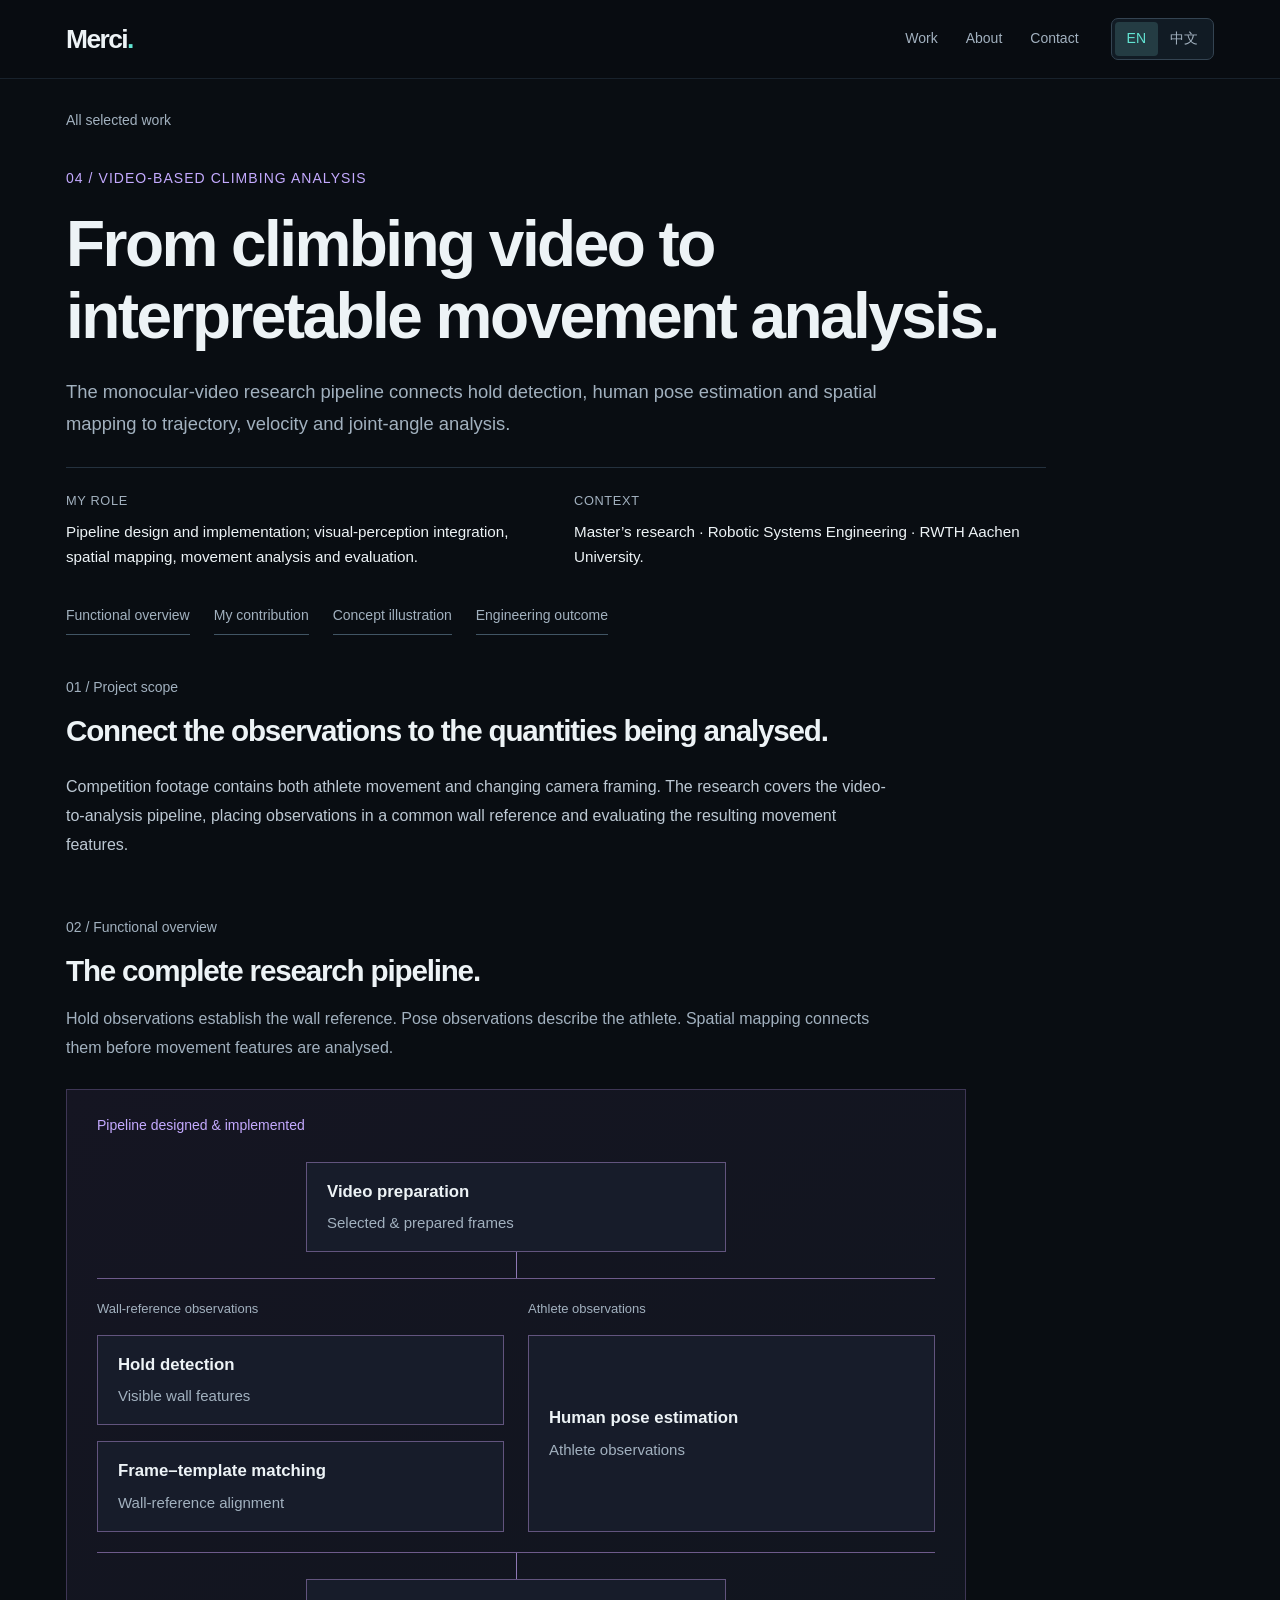
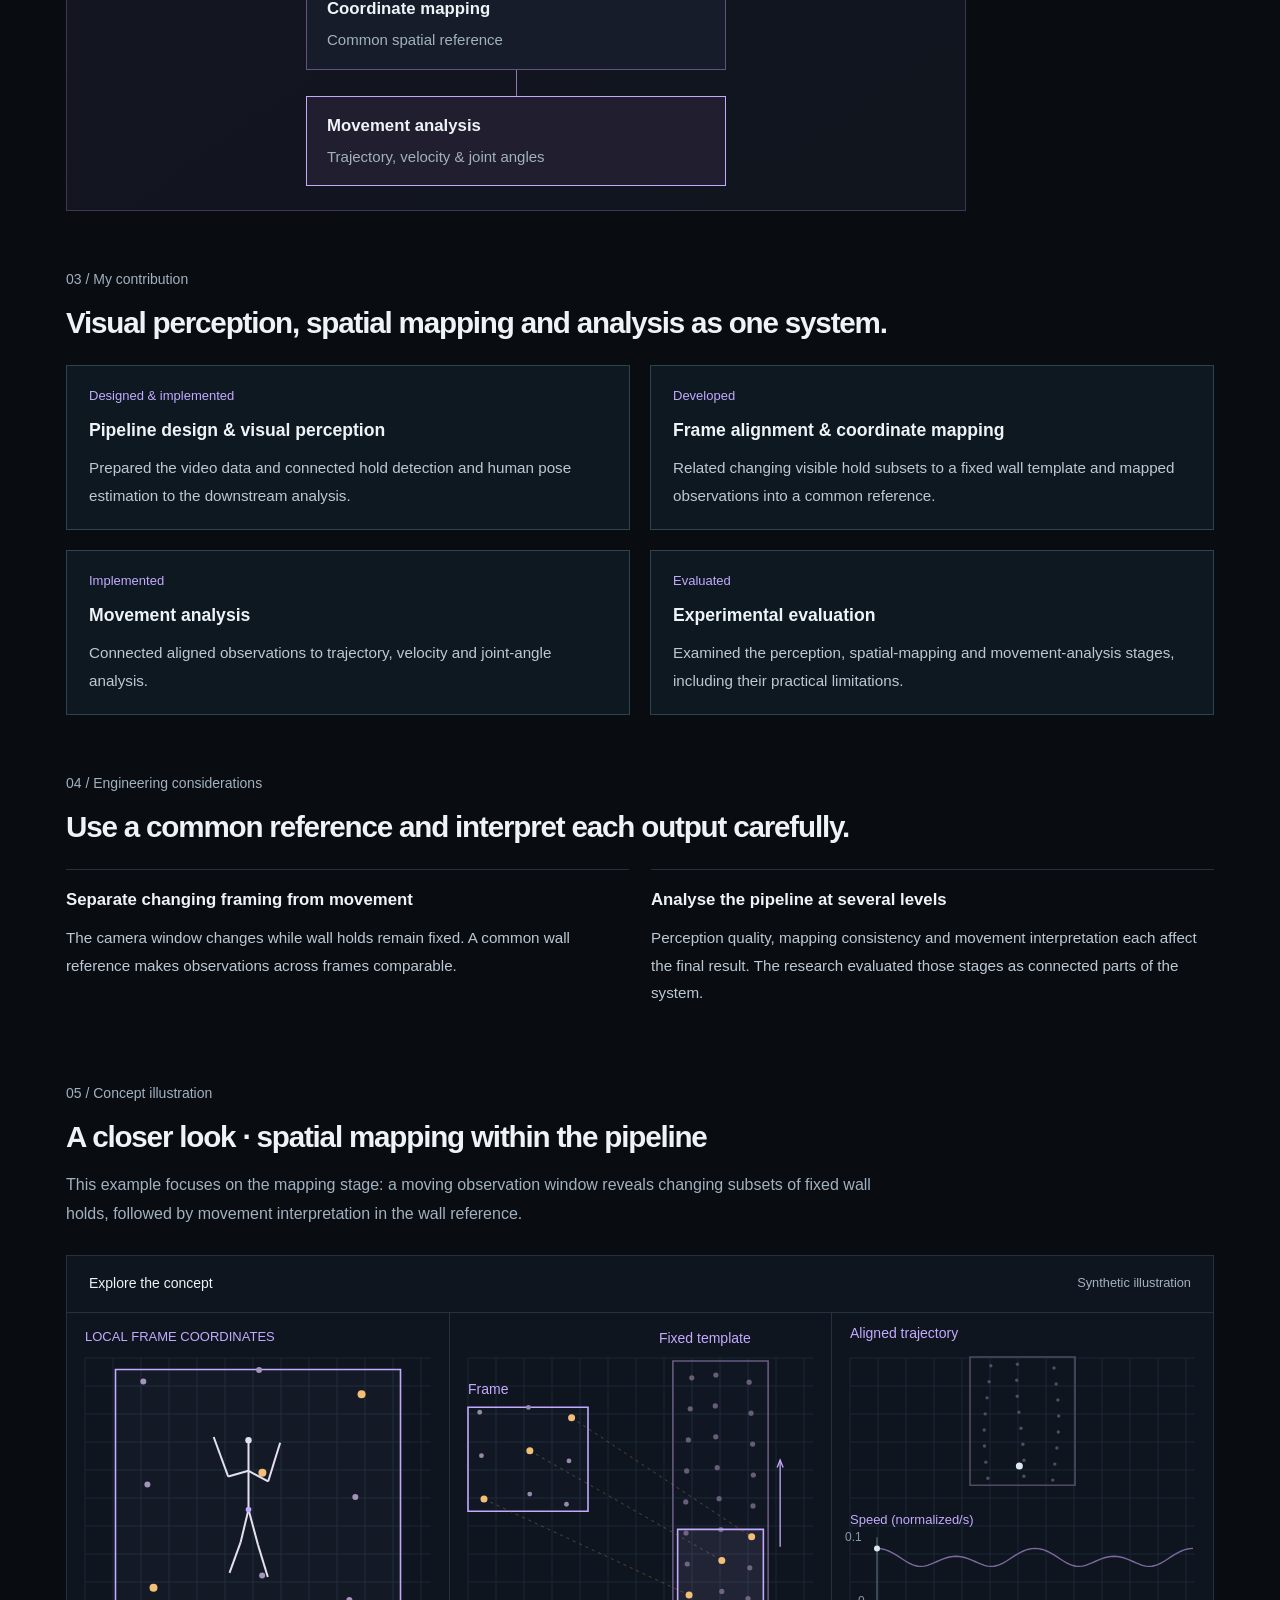
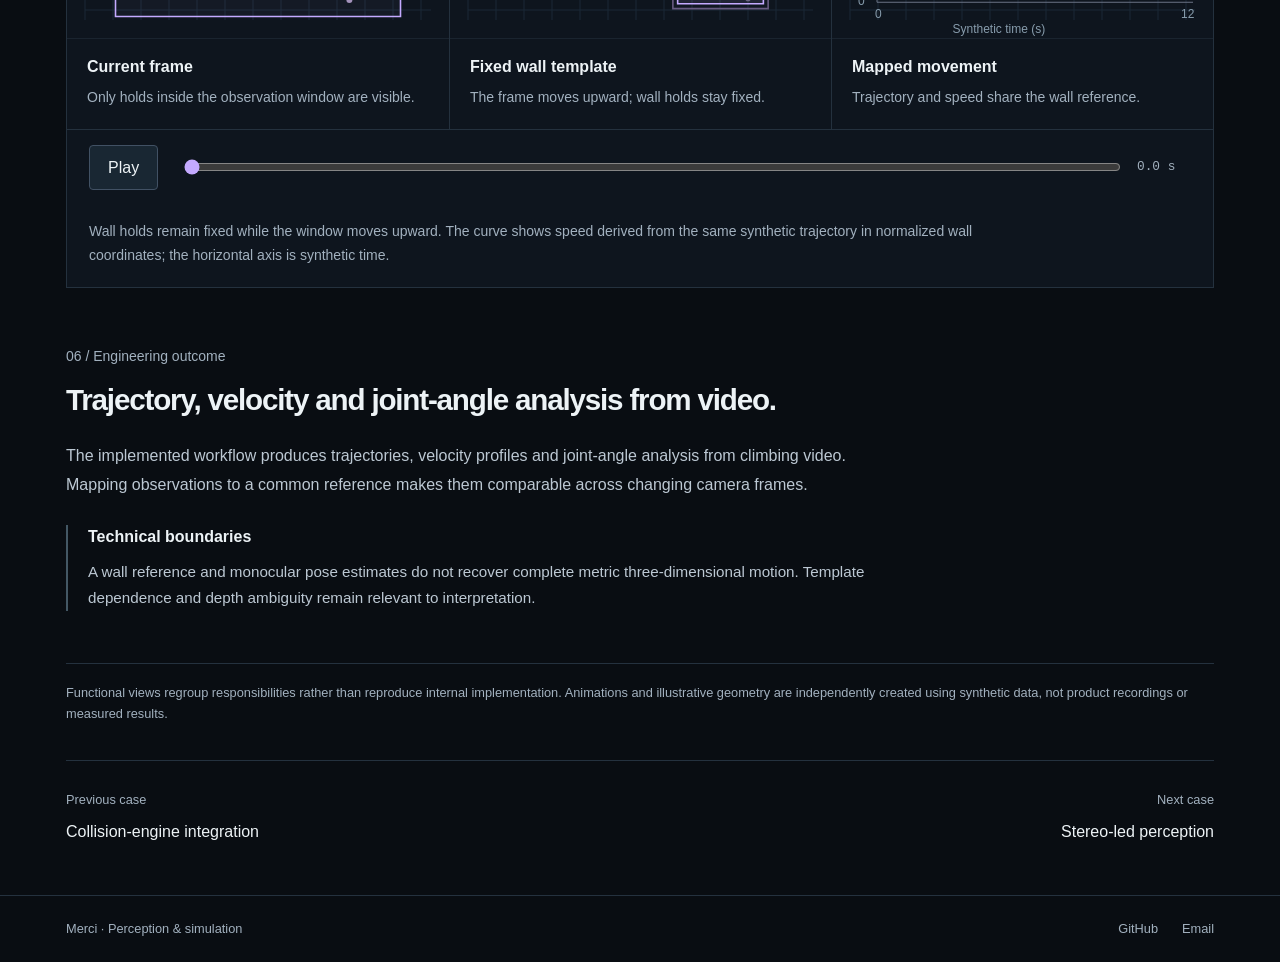
<file: projects/motion.html>
<!doctype html><html lang="en" data-route="projects/motion.html" data-language="en"><head><meta charset="utf-8"><meta name="viewport" content="width=device-width,initial-scale=1"><meta name="color-scheme" content="dark"><title>Video-based climbing analysis — Merci</title><meta name="description" content="Connecting climbing video to trajectory, velocity and joint-angle analysis through a complete research pipeline."><link rel="alternate" hreflang="zh-CN" href="../zh/projects/motion.html"><link rel="icon" type="image/svg+xml" href="../assets/favicon.svg"><link rel="stylesheet" href="../assets/style.css?v=681cd7728c38"><script src="../assets/app.js?v=398218dbc04d" defer></script></head><body><a class="skip" href="#main">Skip to content</a><header><div class="wrap"><a class="brand" href="../index.html" aria-label="Merci">Merci<span>.</span></a><div class="header-right"><nav aria-label="Main navigation"><a href="../index.html#work">Work</a><a href="../index.html#about">About</a><a href="../index.html#contact">Contact</a></nav><div class="language-switch" role="group" aria-label="Language"><a href="motion.html" data-set-language="en" lang="en" hreflang="en" aria-label="English" aria-current="true">EN</a><a href="../zh/projects/motion.html" data-set-language="zh" lang="zh-CN" hreflang="zh-CN" aria-label="简体中文">中文</a></div></div></div></header><main id="main" class="purple"><a class="back" href="../index.html#work">All selected work</a><section class="case-head"><div class="eyebrow">04 / Video-based climbing analysis</div><h1>From climbing video to interpretable movement analysis.</h1><p class="lead">The monocular-video research pipeline connects hold detection, human pose estimation and spatial mapping to trajectory, velocity and joint-angle analysis.</p><div class="case-meta"><div><span class="label">MY ROLE</span><p>Pipeline design and implementation; visual-perception integration, spatial mapping, movement analysis and evaluation.</p></div><div><span class="label">CONTEXT</span><p>Master’s research · Robotic Systems Engineering · RWTH Aachen University.</p></div></div><nav class="case-jumps" aria-label="Case sections"><a href="#system">Functional overview</a><a href="#contribution">My contribution</a><a href="#illustration">Concept illustration</a><a href="#outcome">Engineering outcome</a></nav></section><section class="case-section"><div class="section-heading"><span class="story-index">01 / Project scope</span><h2>Connect the observations to the quantities being analysed.</h2></div><div class="section-content"><p>Competition footage contains both athlete movement and changing camera framing. The research covers the video-to-analysis pipeline, placing observations in a common wall reference and evaluating the resulting movement features.</p></div></section><section class="case-section" id="system"><div class="section-heading"><span class="story-index">02 / Functional overview</span><h2>The complete research pipeline.</h2><p>Hold observations establish the wall reference. Pose observations describe the athlete. Spatial mapping connects them before movement features are analysed.</p></div><div class="section-content"><figure class="research-map" aria-label="The complete research pipeline."><figcaption class="map-caption"><span>Pipeline designed & implemented</span></figcaption><div class="research-source"><div class="research-node" data-research-node="video"><h3>Video preparation</h3><p>Selected & prepared frames</p></div></div><div class="research-branches"><div class="research-path"><span class="path-label">Wall-reference observations</span><div class="research-node" data-research-node="holds"><h3>Hold detection</h3><p>Visible wall features</p></div><div class="research-node" data-research-node="matching"><h3>Frame–template matching</h3><p>Wall-reference alignment</p></div></div><div class="research-path"><span class="path-label">Athlete observations</span><div class="research-node" data-research-node="pose"><h3>Human pose estimation</h3><p>Athlete observations</p></div></div></div><div class="research-merge"><div class="research-node" data-research-node="mapping"><h3>Coordinate mapping</h3><p>Common spatial reference</p></div></div><div class="research-output"><div class="research-node" data-research-node="analysis"><h3>Movement analysis</h3><p>Trajectory, velocity & joint angles</p></div></div></figure></div></section><section class="case-section" id="contribution"><div class="section-heading"><span class="story-index">03 / My contribution</span><h2>Visual perception, spatial mapping and analysis as one system.</h2></div><div class="section-content"><div class="contribution-grid"><article class="contribution"><span class="contribution-role">Designed & implemented</span><h3>Pipeline design & visual perception</h3><p>Prepared the video data and connected hold detection and human pose estimation to the downstream analysis.</p></article><article class="contribution"><span class="contribution-role">Developed</span><h3>Frame alignment & coordinate mapping</h3><p>Related changing visible hold subsets to a fixed wall template and mapped observations into a common reference.</p></article><article class="contribution"><span class="contribution-role">Implemented</span><h3>Movement analysis</h3><p>Connected aligned observations to trajectory, velocity and joint-angle analysis.</p></article><article class="contribution"><span class="contribution-role">Evaluated</span><h3>Experimental evaluation</h3><p>Examined the perception, spatial-mapping and movement-analysis stages, including their practical limitations.</p></article></div></div></section><section class="case-section"><div class="section-heading"><span class="story-index">04 / Engineering considerations</span><h2>Use a common reference and interpret each output carefully.</h2></div><div class="section-content"><div class="decision-grid"><div class="decision"><h3>Separate changing framing from movement</h3><p>The camera window changes while wall holds remain fixed. A common wall reference makes observations across frames comparable.</p></div><div class="decision"><h3>Analyse the pipeline at several levels</h3><p>Perception quality, mapping consistency and movement interpretation each affect the final result. The research evaluated those stages as connected parts of the system.</p></div></div></div></section><section class="case-section" id="illustration"><div class="section-heading"><span class="story-index">05 / Concept illustration</span><h2>A closer look · spatial mapping within the pipeline</h2><p>This example focuses on the mapping stage: a moving observation window reveals changing subsets of fixed wall holds, followed by movement interpretation in the wall reference.</p></div><div class="section-content"><div class="demo" data-demo="motion"><div class="demo-head"><span>Explore the concept</span><span>Synthetic illustration</span></div><div class="phase-grid"><figure class="phase"><canvas data-scene="motion" data-panel="0" role="img" aria-label="Only holds inside the observation window are visible."></canvas><figcaption><h3>Current frame</h3><p>Only holds inside the observation window are visible.</p></figcaption></figure><figure class="phase"><canvas data-scene="motion" data-panel="1" role="img" aria-label="The frame moves upward; wall holds stay fixed."></canvas><figcaption><h3>Fixed wall template</h3><p>The frame moves upward; wall holds stay fixed.</p></figcaption></figure><figure class="phase"><canvas data-scene="motion" data-panel="2" role="img" aria-label="Trajectory and speed share the wall reference."></canvas><figcaption><h3>Mapped movement</h3><p>Trajectory and speed share the wall reference.</p></figcaption></figure></div><div class="demo-controls"><button type="button" data-play>Play</button><label class="timeline"><input type="range" min="0" max="1000" value="0" data-time aria-label="Demonstration time"><output data-time-label>0.0 s</output></label></div><p class="demo-caption">Wall holds remain fixed while the window moves upward. The curve shows speed derived from the same synthetic trajectory in normalized wall coordinates; the horizontal axis is synthetic time.</p></div></div></section><section class="case-section" id="outcome"><div class="section-heading"><span class="story-index">06 / Engineering outcome</span><h2>Trajectory, velocity and joint-angle analysis from video.</h2></div><div class="section-content"><p>The implemented workflow produces trajectories, velocity profiles and joint-angle analysis from climbing video. Mapping observations to a common reference makes them comparable across changing camera frames.</p><div class="technical-boundary"><h3>Technical boundaries</h3><p>A wall reference and monocular pose estimates do not recover complete metric three-dimensional motion. Template dependence and depth ambiguity remain relevant to interpretation.</p></div></div></section><p class="notice case-notice">Functional views regroup responsibilities rather than reproduce internal implementation. Animations and illustrative geometry are independently created using synthetic data, not product recordings or measured results.</p><div class="case-nav"><div><small>Previous case</small><a href="collision.html">Collision-engine integration</a></div><div><small>Next case</small><a href="stereo.html">Stereo-led perception</a></div></div></main><footer><div class="wrap"><span>Merci · Perception & simulation</span><div class="footer-links"><a href="https://github.com/hyandnn">GitHub</a><a href="mailto:haoling.yang@rwth-aachen.de">Email</a></div></div></footer></body></html>
</file>
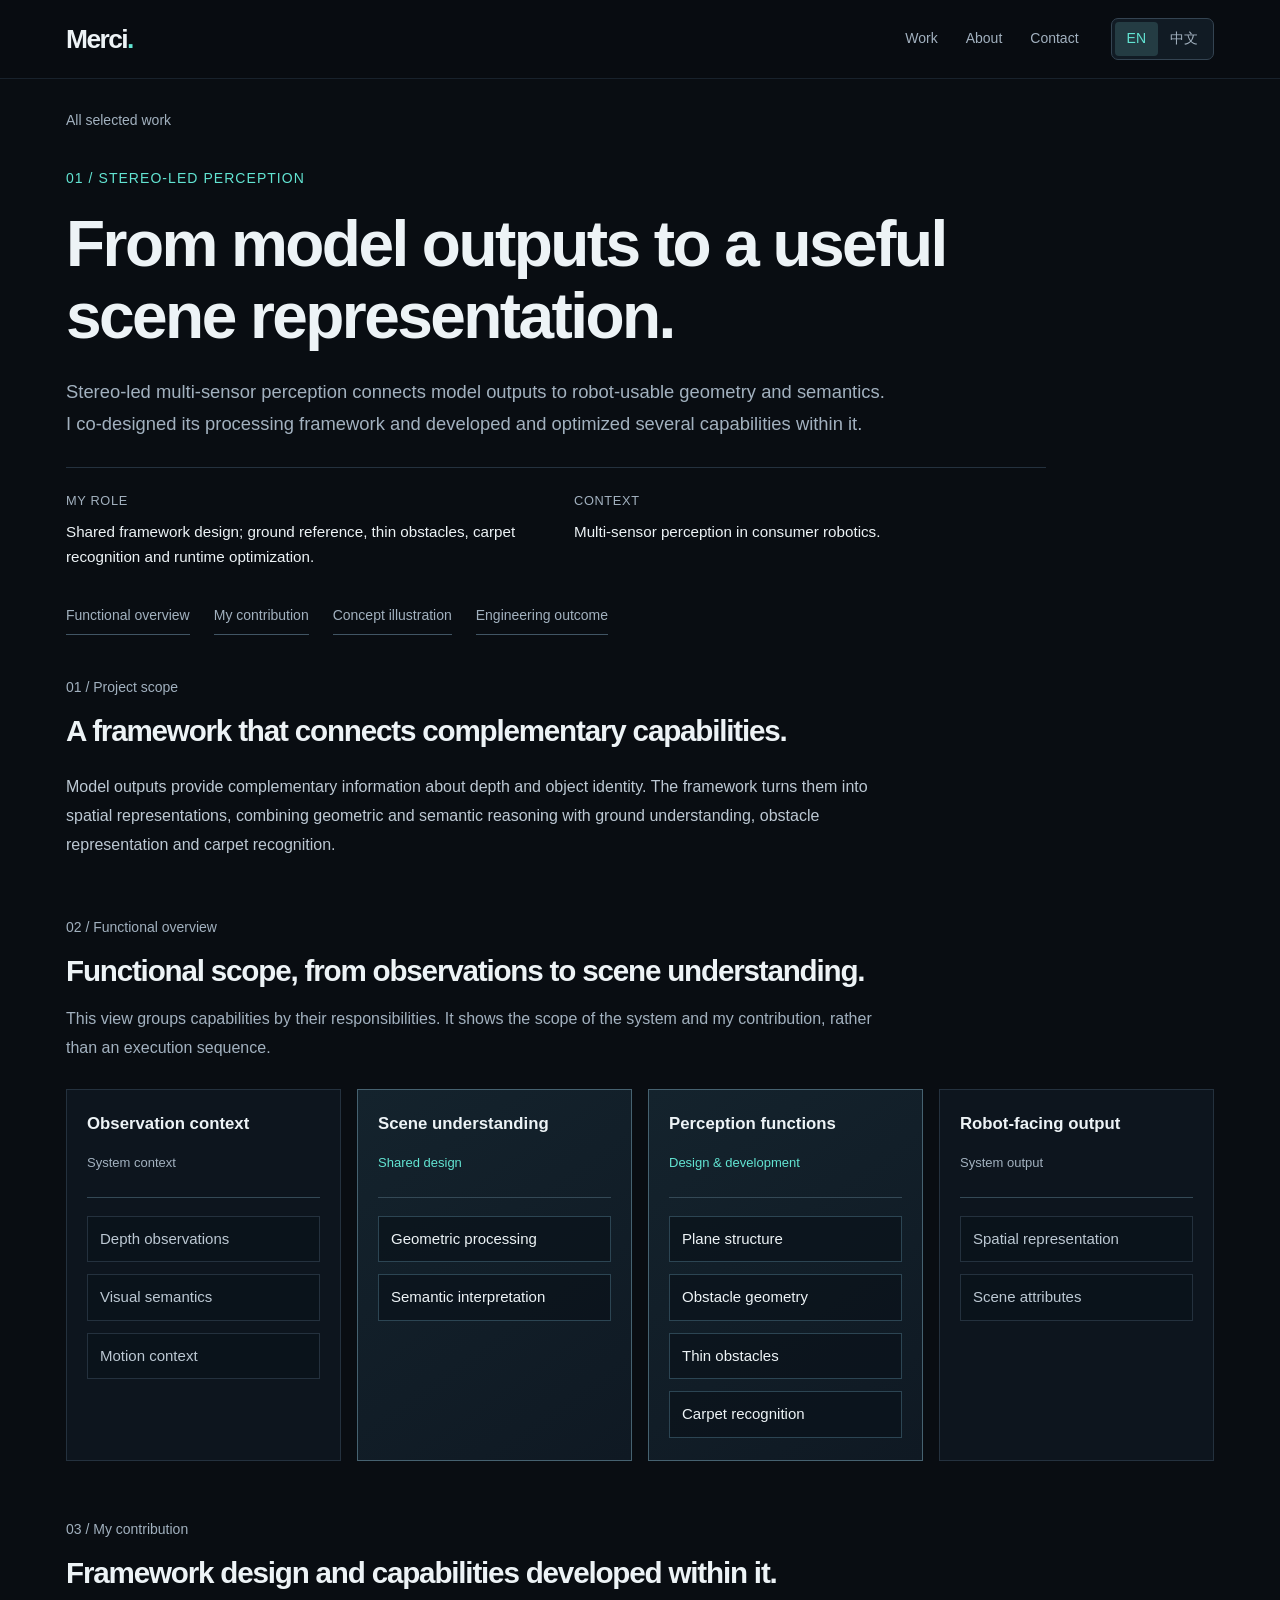
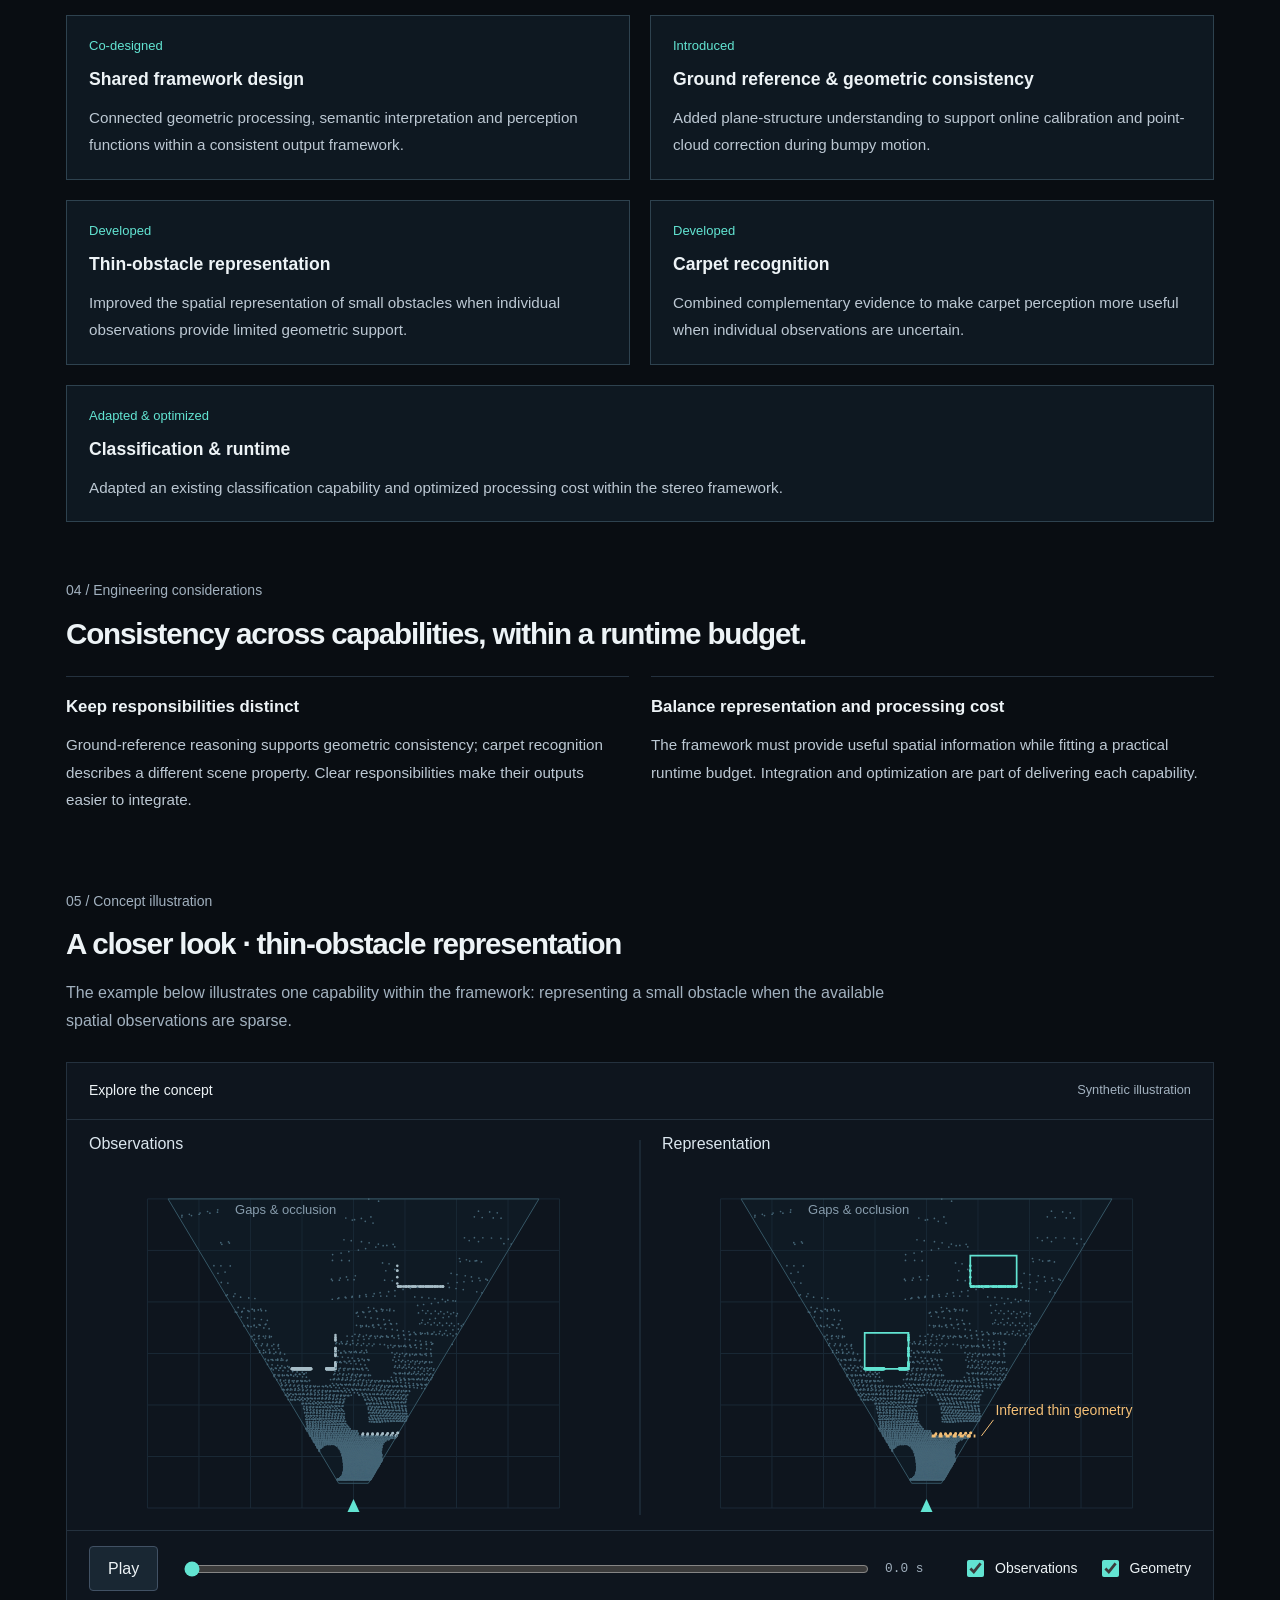
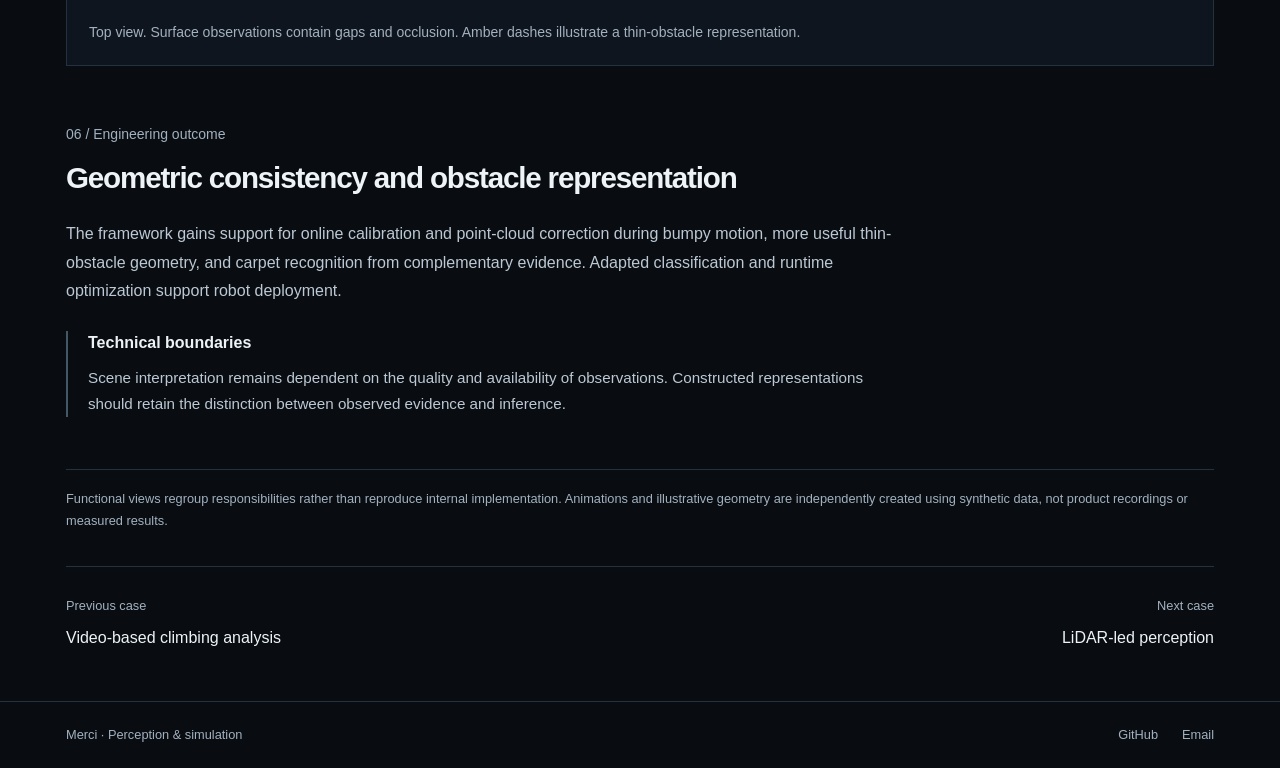
<file: projects/stereo.html>
<!doctype html><html lang="en" data-route="projects/stereo.html" data-language="en"><head><meta charset="utf-8"><meta name="viewport" content="width=device-width,initial-scale=1"><meta name="color-scheme" content="dark"><title>Stereo-led perception — Merci</title><meta name="description" content="Co-designing stereo-led perception for plane structure, obstacle geometry and carpet recognition."><link rel="alternate" hreflang="zh-CN" href="../zh/projects/stereo.html"><link rel="icon" type="image/svg+xml" href="../assets/favicon.svg"><link rel="stylesheet" href="../assets/style.css?v=681cd7728c38"><script src="../assets/app.js?v=398218dbc04d" defer></script></head><body><a class="skip" href="#main">Skip to content</a><header><div class="wrap"><a class="brand" href="../index.html" aria-label="Merci">Merci<span>.</span></a><div class="header-right"><nav aria-label="Main navigation"><a href="../index.html#work">Work</a><a href="../index.html#about">About</a><a href="../index.html#contact">Contact</a></nav><div class="language-switch" role="group" aria-label="Language"><a href="stereo.html" data-set-language="en" lang="en" hreflang="en" aria-label="English" aria-current="true">EN</a><a href="../zh/projects/stereo.html" data-set-language="zh" lang="zh-CN" hreflang="zh-CN" aria-label="简体中文">中文</a></div></div></div></header><main id="main" class=""><a class="back" href="../index.html#work">All selected work</a><section class="case-head"><div class="eyebrow">01 / Stereo-led perception</div><h1>From model outputs to a useful scene representation.</h1><p class="lead">Stereo-led multi-sensor perception connects model outputs to robot-usable geometry and semantics. I co-designed its processing framework and developed and optimized several capabilities within it.</p><div class="case-meta"><div><span class="label">MY ROLE</span><p>Shared framework design; ground reference, thin obstacles, carpet recognition and runtime optimization.</p></div><div><span class="label">CONTEXT</span><p>Multi-sensor perception in consumer robotics.</p></div></div><nav class="case-jumps" aria-label="Case sections"><a href="#system">Functional overview</a><a href="#contribution">My contribution</a><a href="#illustration">Concept illustration</a><a href="#outcome">Engineering outcome</a></nav></section><section class="case-section"><div class="section-heading"><span class="story-index">01 / Project scope</span><h2>A framework that connects complementary capabilities.</h2></div><div class="section-content"><p>Model outputs provide complementary information about depth and object identity. The framework turns them into spatial representations, combining geometric and semantic reasoning with ground understanding, obstacle representation and carpet recognition.</p></div></section><section class="case-section" id="system"><div class="section-heading"><span class="story-index">02 / Functional overview</span><h2>Functional scope, from observations to scene understanding.</h2><p>This view groups capabilities by their responsibilities. It shows the scope of the system and my contribution, rather than an execution sequence.</p></div><div class="section-content"><div class="capability-board" role="group" aria-label="Functional scope, from observations to scene understanding."><div class="capability-group supporting"><div class="group-heading"><h3>Observation context</h3><span class="scope-badge">System context</span></div><ul><li>Depth observations</li><li>Visual semantics</li><li>Motion context</li></ul></div><div class="capability-group"><div class="group-heading"><h3>Scene understanding</h3><span class="scope-badge">Shared design</span></div><ul><li>Geometric processing</li><li>Semantic interpretation</li></ul></div><div class="capability-group"><div class="group-heading"><h3>Perception functions</h3><span class="scope-badge">Design & development</span></div><ul><li>Plane structure</li><li>Obstacle geometry</li><li>Thin obstacles</li><li>Carpet recognition</li></ul></div><div class="capability-group supporting"><div class="group-heading"><h3>Robot-facing output</h3><span class="scope-badge">System output</span></div><ul><li>Spatial representation</li><li>Scene attributes</li></ul></div></div></div></section><section class="case-section" id="contribution"><div class="section-heading"><span class="story-index">03 / My contribution</span><h2>Framework design and capabilities developed within it.</h2></div><div class="section-content"><div class="contribution-grid"><article class="contribution"><span class="contribution-role">Co-designed</span><h3>Shared framework design</h3><p>Connected geometric processing, semantic interpretation and perception functions within a consistent output framework.</p></article><article class="contribution"><span class="contribution-role">Introduced</span><h3>Ground reference & geometric consistency</h3><p>Added plane-structure understanding to support online calibration and point-cloud correction during bumpy motion.</p></article><article class="contribution"><span class="contribution-role">Developed</span><h3>Thin-obstacle representation</h3><p>Improved the spatial representation of small obstacles when individual observations provide limited geometric support.</p></article><article class="contribution"><span class="contribution-role">Developed</span><h3>Carpet recognition</h3><p>Combined complementary evidence to make carpet perception more useful when individual observations are uncertain.</p></article><article class="contribution"><span class="contribution-role">Adapted & optimized</span><h3>Classification & runtime</h3><p>Adapted an existing classification capability and optimized processing cost within the stereo framework.</p></article></div></div></section><section class="case-section"><div class="section-heading"><span class="story-index">04 / Engineering considerations</span><h2>Consistency across capabilities, within a runtime budget.</h2></div><div class="section-content"><div class="decision-grid"><div class="decision"><h3>Keep responsibilities distinct</h3><p>Ground-reference reasoning supports geometric consistency; carpet recognition describes a different scene property. Clear responsibilities make their outputs easier to integrate.</p></div><div class="decision"><h3>Balance representation and processing cost</h3><p>The framework must provide useful spatial information while fitting a practical runtime budget. Integration and optimization are part of delivering each capability.</p></div></div></div></section><section class="case-section" id="illustration"><div class="section-heading"><span class="story-index">05 / Concept illustration</span><h2>A closer look · thin-obstacle representation</h2><p>The example below illustrates one capability within the framework: representing a small obstacle when the available spatial observations are sparse.</p></div><div class="section-content"><div class="demo" data-demo="stereo"><div class="demo-head"><span>Explore the concept</span><span>Synthetic illustration</span></div><canvas data-scene="stereo" role="img" aria-label="Top view. Surface observations contain gaps and occlusion. Amber dashes illustrate a thin-obstacle representation."></canvas><div class="demo-controls"><button type="button" data-play>Play</button><label class="timeline"><input type="range" min="0" max="1000" value="0" data-time aria-label="Demonstration time"><output data-time-label>0.0 s</output></label><div class="layers" aria-label="Visualization layers"><label><input type="checkbox" data-layer="points" checked>Observations</label><label><input type="checkbox" data-layer="geometry" checked>Geometry</label></div></div><p class="demo-caption">Top view. Surface observations contain gaps and occlusion. Amber dashes illustrate a thin-obstacle representation.</p></div></div></section><section class="case-section" id="outcome"><div class="section-heading"><span class="story-index">06 / Engineering outcome</span><h2>Geometric consistency and obstacle representation</h2></div><div class="section-content"><p>The framework gains support for online calibration and point-cloud correction during bumpy motion, more useful thin-obstacle geometry, and carpet recognition from complementary evidence. Adapted classification and runtime optimization support robot deployment.</p><div class="technical-boundary"><h3>Technical boundaries</h3><p>Scene interpretation remains dependent on the quality and availability of observations. Constructed representations should retain the distinction between observed evidence and inference.</p></div></div></section><p class="notice case-notice">Functional views regroup responsibilities rather than reproduce internal implementation. Animations and illustrative geometry are independently created using synthetic data, not product recordings or measured results.</p><div class="case-nav"><div><small>Previous case</small><a href="motion.html">Video-based climbing analysis</a></div><div><small>Next case</small><a href="lidar.html">LiDAR-led perception</a></div></div></main><footer><div class="wrap"><span>Merci · Perception & simulation</span><div class="footer-links"><a href="https://github.com/hyandnn">GitHub</a><a href="mailto:haoling.yang@rwth-aachen.de">Email</a></div></div></footer></body></html>
</file>
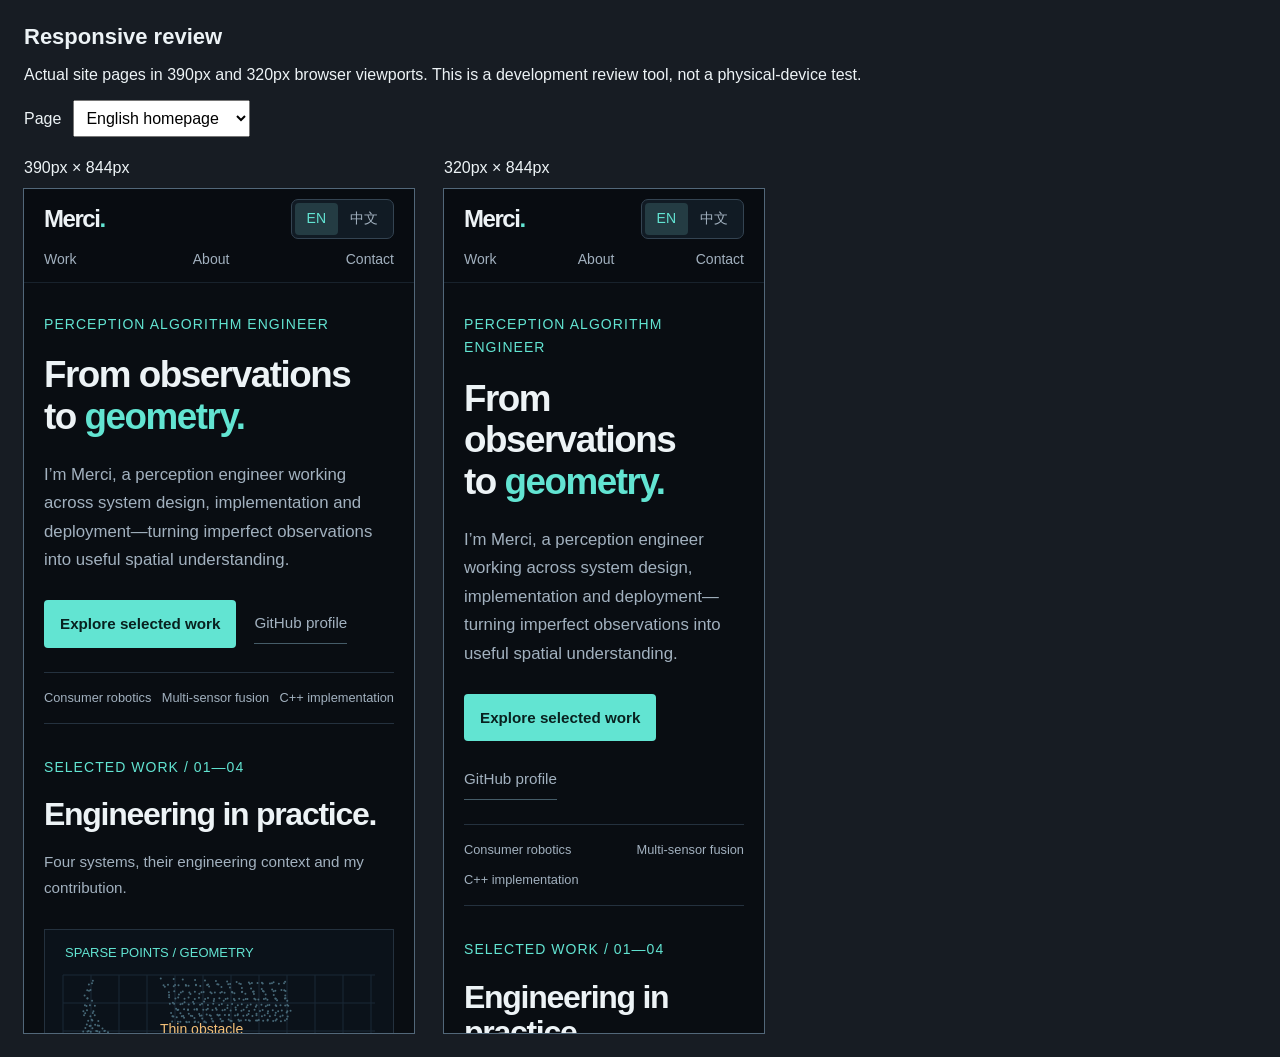
<file: tools/responsive-review.html>
<!doctype html>
<html lang="en">
<meta charset="utf-8">
<meta name="viewport" content="width=device-width,initial-scale=1">
<title>Merci — responsive review</title>
<style>
  body{margin:24px;background:#171c23;color:#edf3f6;font:16px Arial,sans-serif}
  h1{font-size:22px}label{display:block;margin-bottom:22px}select{font:inherit;margin-left:12px;padding:8px}
  .viewports{display:flex;gap:30px;align-items:flex-start;flex-wrap:wrap}
  figure{margin:0}figcaption{margin-bottom:12px}iframe{display:block;height:844px;border:0;outline:1px solid #526779}
</style>
<h1>Responsive review</h1>
<p>Actual site pages in 390px and 320px browser viewports. This is a development review tool, not a physical-device test.</p>
<label>Page<select id="page">
  <option value="index.html">English homepage</option><option value="zh/index.html">Chinese homepage</option>
  <option value="projects/stereo.html">English stereo</option><option value="zh/projects/stereo.html">Chinese stereo</option>
  <option value="projects/lidar.html">English LiDAR</option><option value="zh/projects/lidar.html">Chinese LiDAR</option>
  <option value="projects/collision.html">English collision</option><option value="zh/projects/collision.html">Chinese collision</option>
  <option value="projects/motion.html">English climbing</option><option value="zh/projects/motion.html">Chinese climbing</option>
</select></label>
<div class="viewports">
  <figure><figcaption>390px × 844px</figcaption><iframe title="390px viewport" width="390" src="../index.html"></iframe></figure>
  <figure><figcaption>320px × 844px</figcaption><iframe title="320px viewport" width="320" src="../index.html"></iframe></figure>
</div>
<script>document.getElementById('page').addEventListener('change',event=>{for(const frame of document.querySelectorAll('iframe'))frame.src='../'+event.target.value;});</script>
</html>
</file>
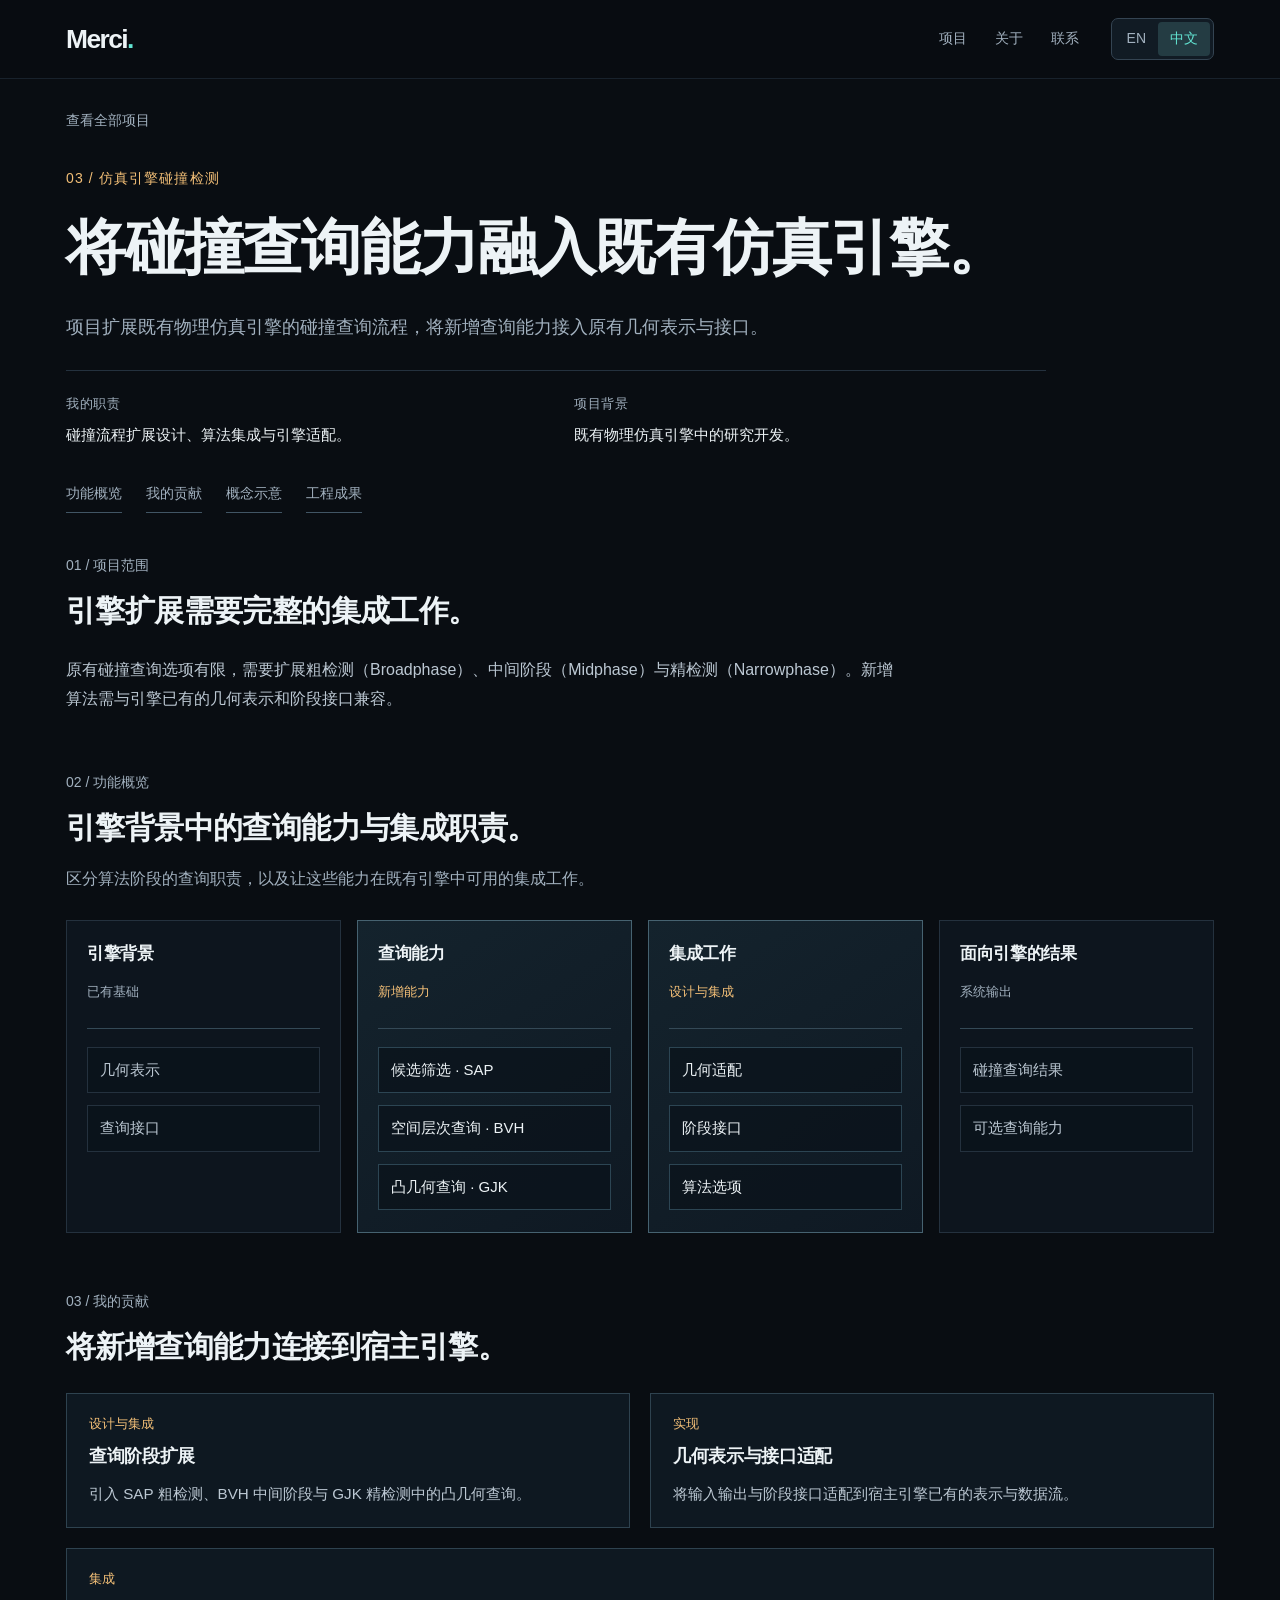
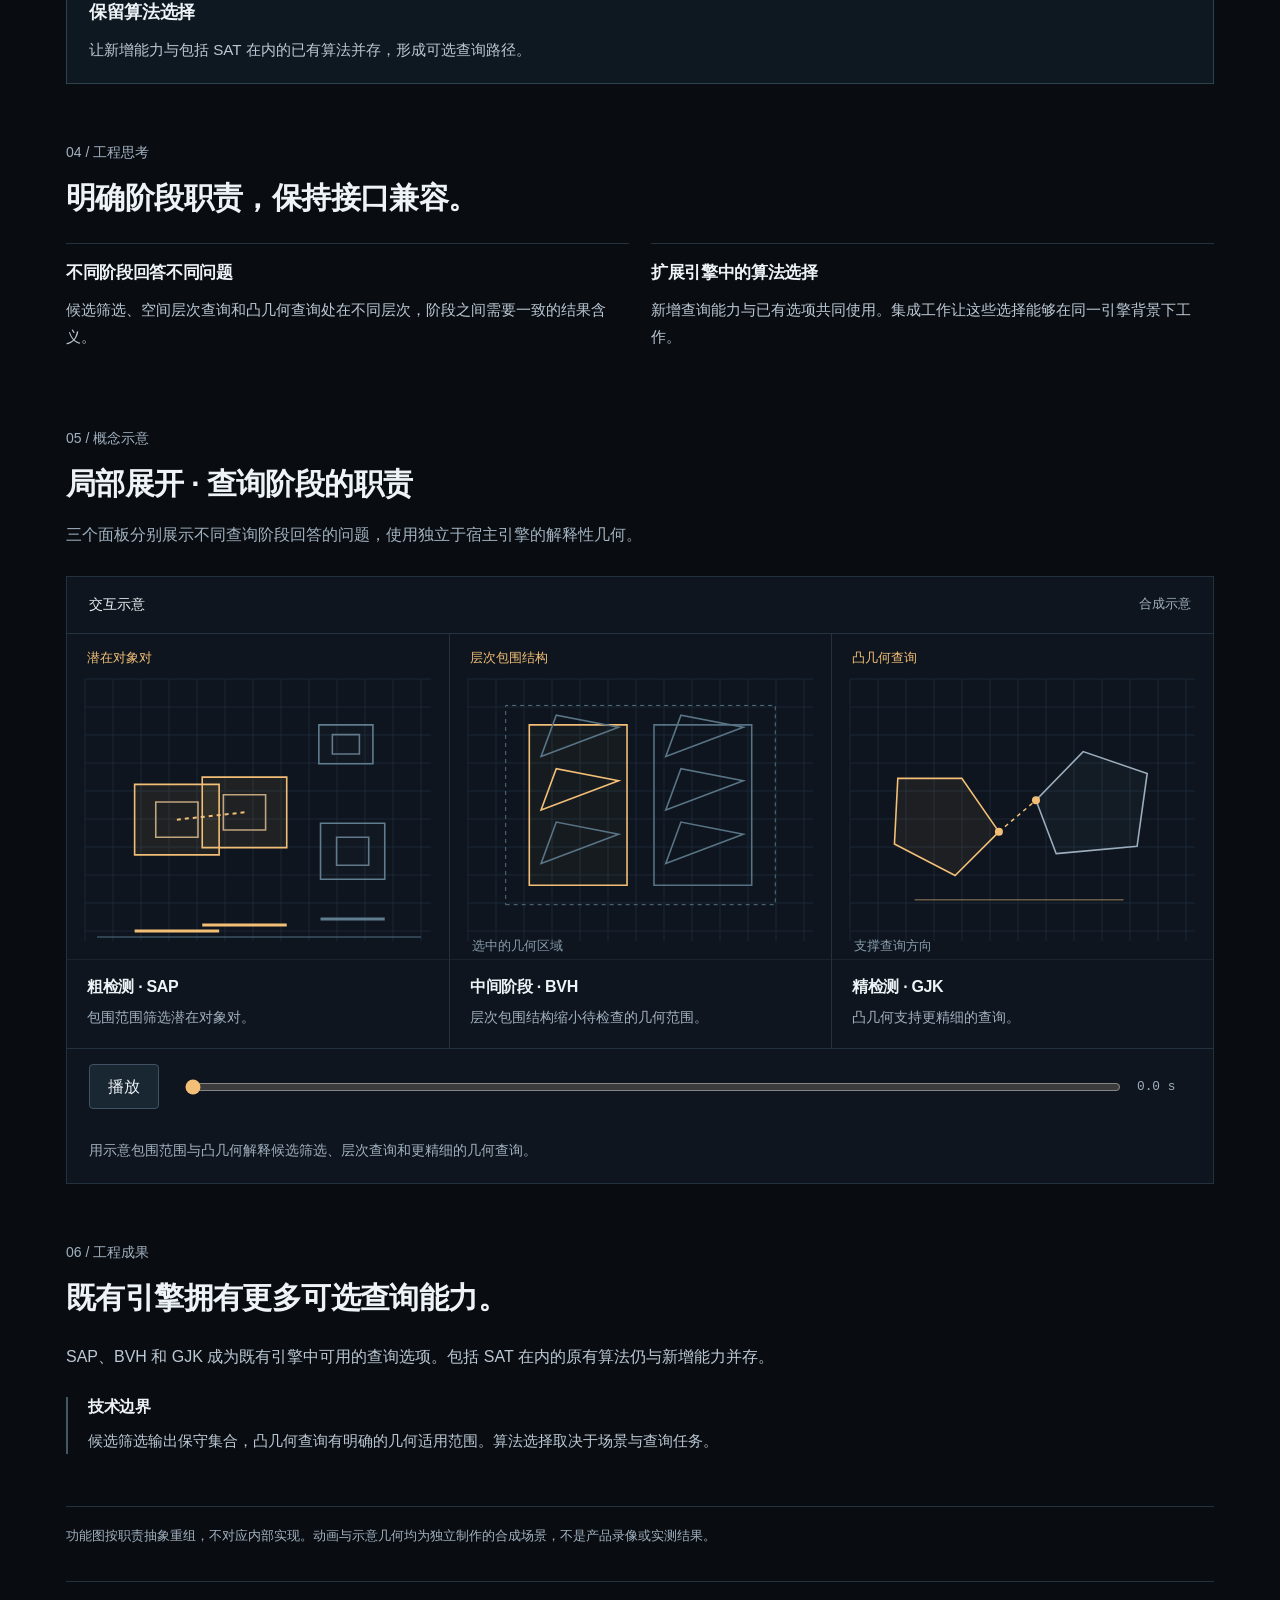
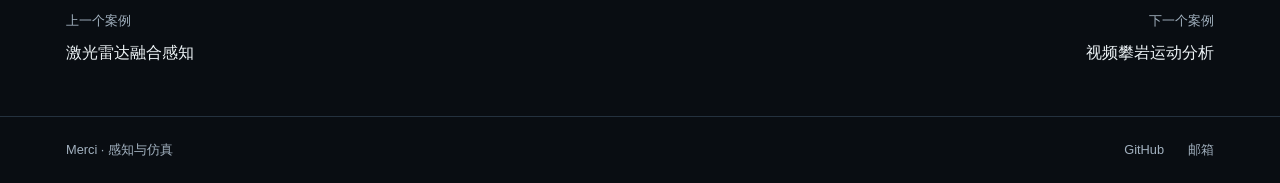
<file: zh/projects/collision.html>
<!doctype html><html lang="zh-CN" data-route="zh/projects/collision.html" data-language="zh"><head><meta charset="utf-8"><meta name="viewport" content="width=device-width,initial-scale=1"><meta name="color-scheme" content="dark"><title>仿真引擎碰撞检测 — Merci</title><meta name="description" content="扩展碰撞查询能力，完成几何表示、接口与处理流程的集成。"><link rel="alternate" hreflang="en" href="../../projects/collision.html"><link rel="icon" type="image/svg+xml" href="../../assets/favicon.svg"><link rel="stylesheet" href="../../assets/style.css?v=681cd7728c38"><script src="../../assets/app.js?v=398218dbc04d" defer></script></head><body><a class="skip" href="#main">跳到正文</a><header><div class="wrap"><a class="brand" href="../index.html" aria-label="Merci">Merci<span>.</span></a><div class="header-right"><nav aria-label="主导航"><a href="../index.html#work">项目</a><a href="../index.html#about">关于</a><a href="../index.html#contact">联系</a></nav><div class="language-switch" role="group" aria-label="语言"><a href="../../projects/collision.html" data-set-language="en" lang="en" hreflang="en" aria-label="English">EN</a><a href="collision.html" data-set-language="zh" lang="zh-CN" hreflang="zh-CN" aria-label="简体中文" aria-current="true">中文</a></div></div></div></header><main id="main" class="gold"><a class="back" href="../index.html#work">查看全部项目</a><section class="case-head"><div class="eyebrow">03 / 仿真引擎碰撞检测</div><h1>将碰撞查询能力融入既有仿真引擎。</h1><p class="lead">项目扩展既有物理仿真引擎的碰撞查询流程，将新增查询能力接入原有几何表示与接口。</p><div class="case-meta"><div><span class="label">我的职责</span><p>碰撞流程扩展设计、算法集成与引擎适配。</p></div><div><span class="label">项目背景</span><p>既有物理仿真引擎中的研究开发。</p></div></div><nav class="case-jumps" aria-label="案例章节"><a href="#system">功能概览</a><a href="#contribution">我的贡献</a><a href="#illustration">概念示意</a><a href="#outcome">工程成果</a></nav></section><section class="case-section"><div class="section-heading"><span class="story-index">01 / 项目范围</span><h2>引擎扩展需要完整的集成工作。</h2></div><div class="section-content"><p>原有碰撞查询选项有限，需要扩展粗检测（Broadphase）、中间阶段（Midphase）与精检测（Narrowphase）。新增算法需与引擎已有的几何表示和阶段接口兼容。</p></div></section><section class="case-section" id="system"><div class="section-heading"><span class="story-index">02 / 功能概览</span><h2>引擎背景中的查询能力与集成职责。</h2><p>区分算法阶段的查询职责，以及让这些能力在既有引擎中可用的集成工作。</p></div><div class="section-content"><div class="capability-board" role="group" aria-label="引擎背景中的查询能力与集成职责。"><div class="capability-group supporting"><div class="group-heading"><h3>引擎背景</h3><span class="scope-badge">已有基础</span></div><ul><li>几何表示</li><li>查询接口</li></ul></div><div class="capability-group"><div class="group-heading"><h3>查询能力</h3><span class="scope-badge">新增能力</span></div><ul><li>候选筛选 · SAP</li><li>空间层次查询 · BVH</li><li>凸几何查询 · GJK</li></ul></div><div class="capability-group"><div class="group-heading"><h3>集成工作</h3><span class="scope-badge">设计与集成</span></div><ul><li>几何适配</li><li>阶段接口</li><li>算法选项</li></ul></div><div class="capability-group supporting"><div class="group-heading"><h3>面向引擎的结果</h3><span class="scope-badge">系统输出</span></div><ul><li>碰撞查询结果</li><li>可选查询能力</li></ul></div></div></div></section><section class="case-section" id="contribution"><div class="section-heading"><span class="story-index">03 / 我的贡献</span><h2>将新增查询能力连接到宿主引擎。</h2></div><div class="section-content"><div class="contribution-grid"><article class="contribution"><span class="contribution-role">设计与集成</span><h3>查询阶段扩展</h3><p>引入 SAP 粗检测、BVH 中间阶段与 GJK 精检测中的凸几何查询。</p></article><article class="contribution"><span class="contribution-role">实现</span><h3>几何表示与接口适配</h3><p>将输入输出与阶段接口适配到宿主引擎已有的表示与数据流。</p></article><article class="contribution"><span class="contribution-role">集成</span><h3>保留算法选择</h3><p>让新增能力与包括 SAT 在内的已有算法并存，形成可选查询路径。</p></article></div></div></section><section class="case-section"><div class="section-heading"><span class="story-index">04 / 工程思考</span><h2>明确阶段职责，保持接口兼容。</h2></div><div class="section-content"><div class="decision-grid"><div class="decision"><h3>不同阶段回答不同问题</h3><p>候选筛选、空间层次查询和凸几何查询处在不同层次，阶段之间需要一致的结果含义。</p></div><div class="decision"><h3>扩展引擎中的算法选择</h3><p>新增查询能力与已有选项共同使用。集成工作让这些选择能够在同一引擎背景下工作。</p></div></div></div></section><section class="case-section" id="illustration"><div class="section-heading"><span class="story-index">05 / 概念示意</span><h2>局部展开 · 查询阶段的职责</h2><p>三个面板分别展示不同查询阶段回答的问题，使用独立于宿主引擎的解释性几何。</p></div><div class="section-content"><div class="demo" data-demo="collision"><div class="demo-head"><span>交互示意</span><span>合成示意</span></div><div class="phase-grid"><figure class="phase"><canvas data-scene="collision" data-panel="0" role="img" aria-label="包围范围筛选潜在对象对。"></canvas><figcaption><h3>粗检测 · SAP</h3><p>包围范围筛选潜在对象对。</p></figcaption></figure><figure class="phase"><canvas data-scene="collision" data-panel="1" role="img" aria-label="层次包围结构缩小待检查的几何范围。"></canvas><figcaption><h3>中间阶段 · BVH</h3><p>层次包围结构缩小待检查的几何范围。</p></figcaption></figure><figure class="phase"><canvas data-scene="collision" data-panel="2" role="img" aria-label="凸几何支持更精细的查询。"></canvas><figcaption><h3>精检测 · GJK</h3><p>凸几何支持更精细的查询。</p></figcaption></figure></div><div class="demo-controls"><button type="button" data-play>播放</button><label class="timeline"><input type="range" min="0" max="1000" value="0" data-time aria-label="示意时间"><output data-time-label>0.0 s</output></label></div><p class="demo-caption">用示意包围范围与凸几何解释候选筛选、层次查询和更精细的几何查询。</p></div></div></section><section class="case-section" id="outcome"><div class="section-heading"><span class="story-index">06 / 工程成果</span><h2>既有引擎拥有更多可选查询能力。</h2></div><div class="section-content"><p>SAP、BVH 和 GJK 成为既有引擎中可用的查询选项。包括 SAT 在内的原有算法仍与新增能力并存。</p><div class="technical-boundary"><h3>技术边界</h3><p>候选筛选输出保守集合，凸几何查询有明确的几何适用范围。算法选择取决于场景与查询任务。</p></div></div></section><p class="notice case-notice">功能图按职责抽象重组，不对应内部实现。动画与示意几何均为独立制作的合成场景，不是产品录像或实测结果。</p><div class="case-nav"><div><small>上一个案例</small><a href="lidar.html">激光雷达融合感知</a></div><div><small>下一个案例</small><a href="motion.html">视频攀岩运动分析</a></div></div></main><footer><div class="wrap"><span>Merci · 感知与仿真</span><div class="footer-links"><a href="https://github.com/hyandnn">GitHub</a><a href="mailto:haoling.yang@rwth-aachen.de">邮箱</a></div></div></footer></body></html>
</file>
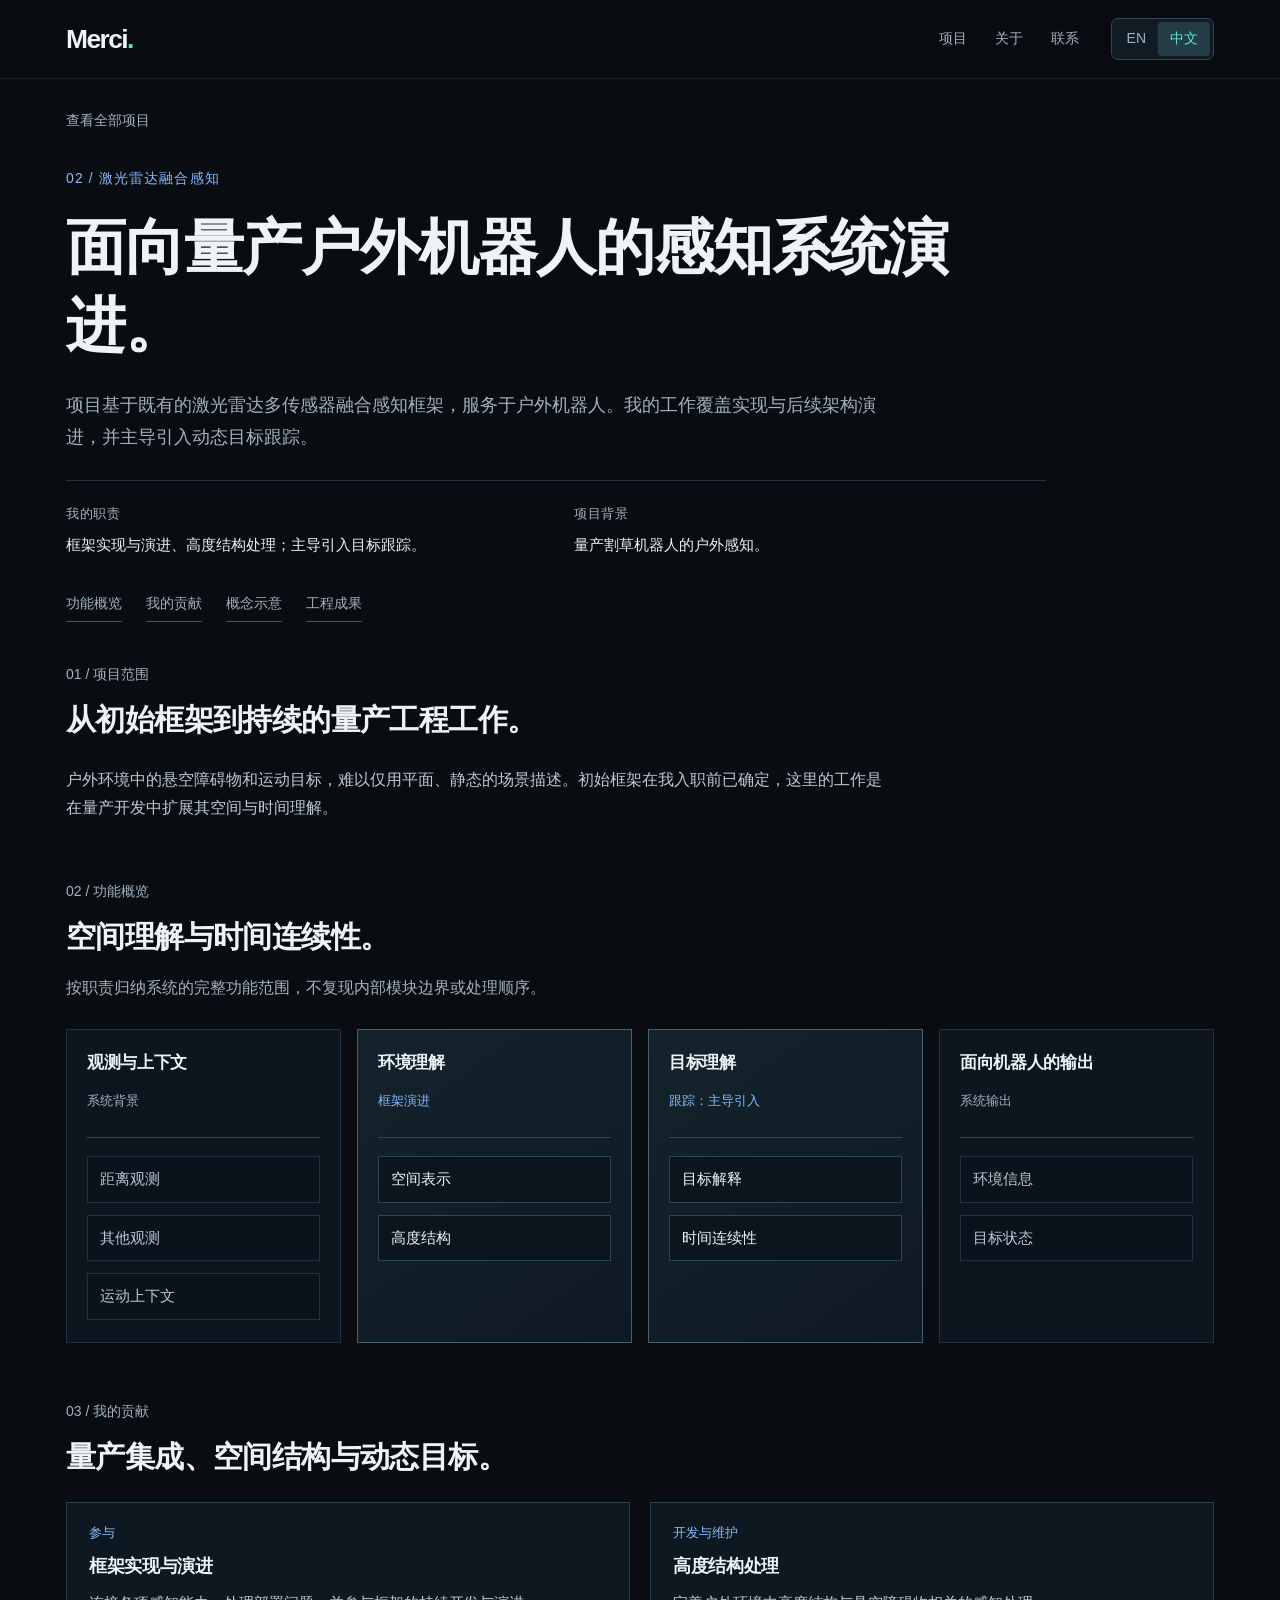
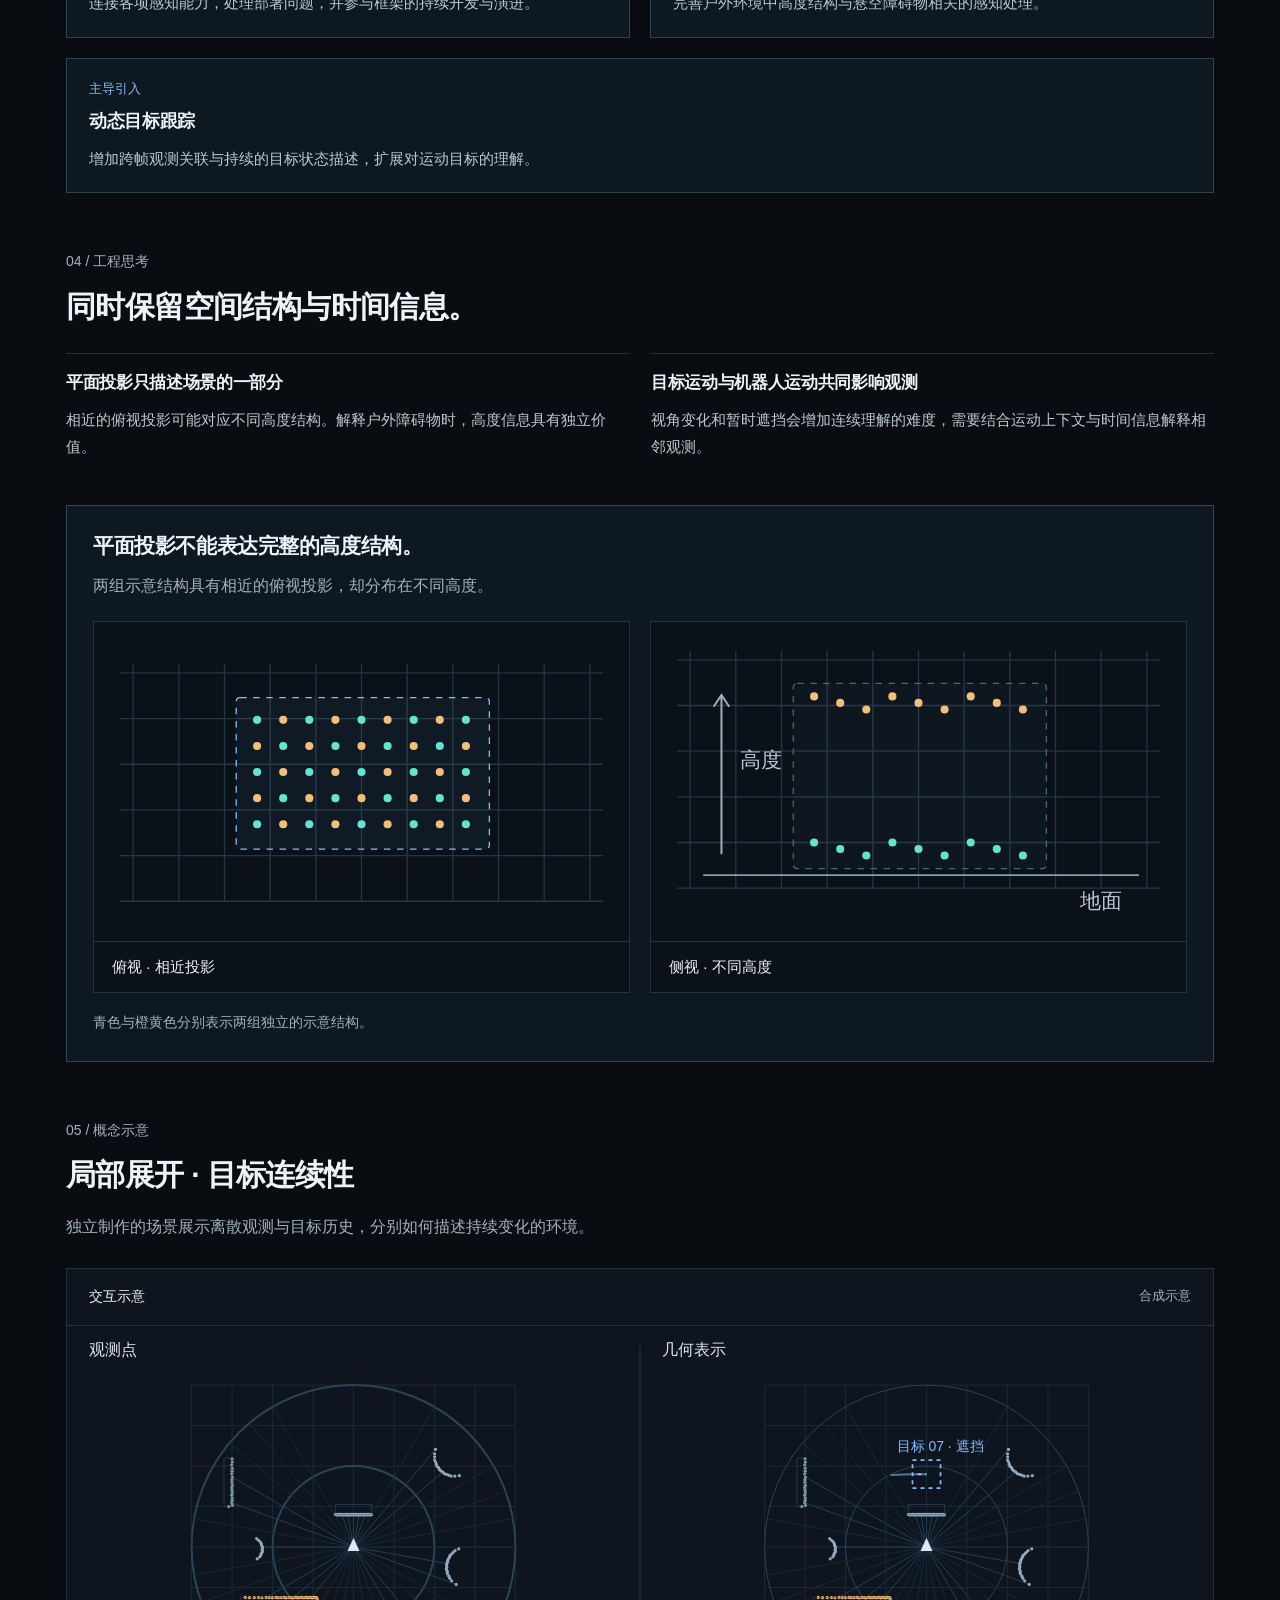
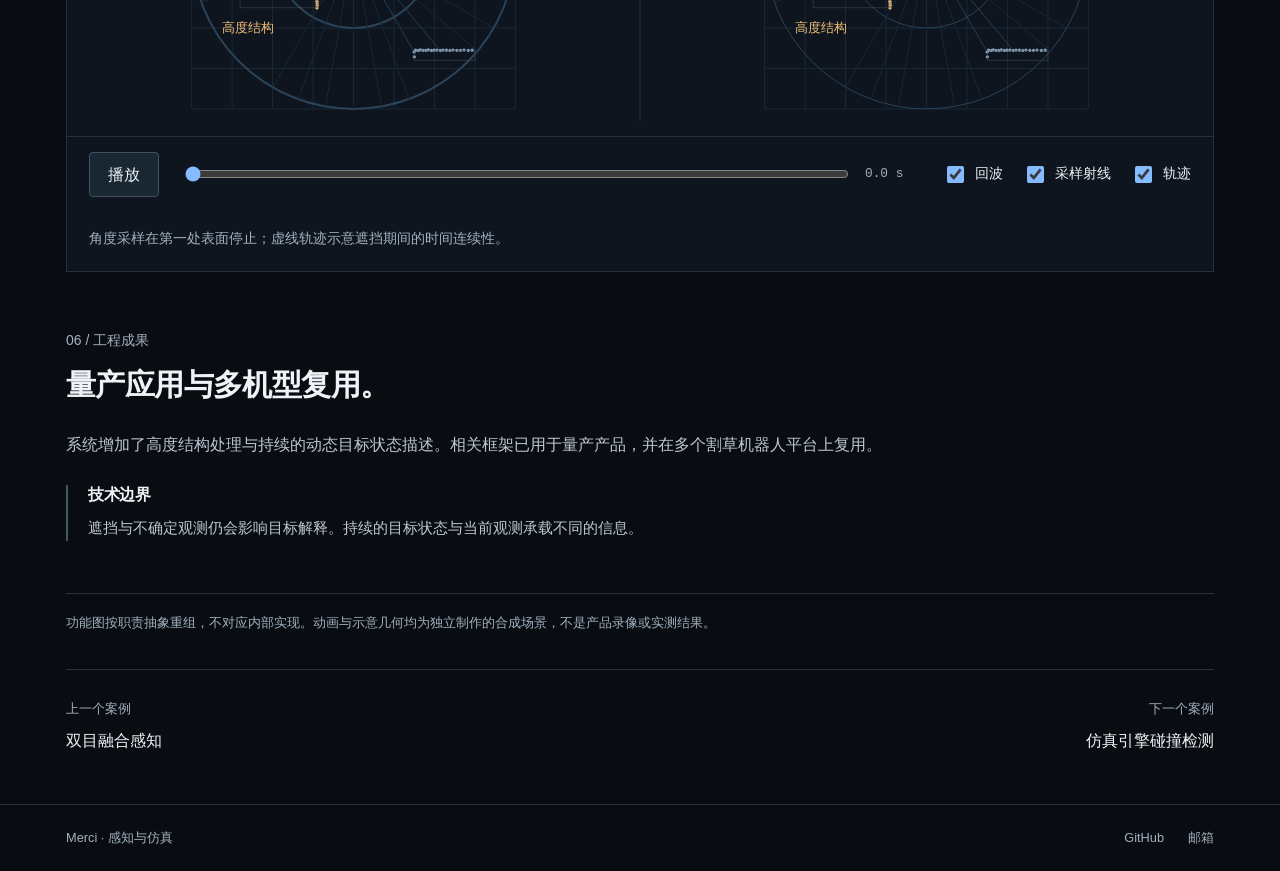
<file: zh/projects/lidar.html>
<!doctype html><html lang="zh-CN" data-route="zh/projects/lidar.html" data-language="zh"><head><meta charset="utf-8"><meta name="viewport" content="width=device-width,initial-scale=1"><meta name="color-scheme" content="dark"><title>激光雷达融合感知 — Merci</title><meta name="description" content="参与既有户外感知框架演进，完善高度结构与目标跟踪，支持量产复用。"><link rel="alternate" hreflang="en" href="../../projects/lidar.html"><link rel="icon" type="image/svg+xml" href="../../assets/favicon.svg"><link rel="stylesheet" href="../../assets/style.css?v=681cd7728c38"><script src="../../assets/app.js?v=398218dbc04d" defer></script></head><body><a class="skip" href="#main">跳到正文</a><header><div class="wrap"><a class="brand" href="../index.html" aria-label="Merci">Merci<span>.</span></a><div class="header-right"><nav aria-label="主导航"><a href="../index.html#work">项目</a><a href="../index.html#about">关于</a><a href="../index.html#contact">联系</a></nav><div class="language-switch" role="group" aria-label="语言"><a href="../../projects/lidar.html" data-set-language="en" lang="en" hreflang="en" aria-label="English">EN</a><a href="lidar.html" data-set-language="zh" lang="zh-CN" hreflang="zh-CN" aria-label="简体中文" aria-current="true">中文</a></div></div></div></header><main id="main" class="blue"><a class="back" href="../index.html#work">查看全部项目</a><section class="case-head"><div class="eyebrow">02 / 激光雷达融合感知</div><h1>面向量产户外机器人的感知系统演进。</h1><p class="lead">项目基于既有的激光雷达多传感器融合感知框架，服务于户外机器人。我的工作覆盖实现与后续架构演进，并主导引入动态目标跟踪。</p><div class="case-meta"><div><span class="label">我的职责</span><p>框架实现与演进、高度结构处理；主导引入目标跟踪。</p></div><div><span class="label">项目背景</span><p>量产割草机器人的户外感知。</p></div></div><nav class="case-jumps" aria-label="案例章节"><a href="#system">功能概览</a><a href="#contribution">我的贡献</a><a href="#illustration">概念示意</a><a href="#outcome">工程成果</a></nav></section><section class="case-section"><div class="section-heading"><span class="story-index">01 / 项目范围</span><h2>从初始框架到持续的量产工程工作。</h2></div><div class="section-content"><p>户外环境中的悬空障碍物和运动目标，难以仅用平面、静态的场景描述。初始框架在我入职前已确定，这里的工作是在量产开发中扩展其空间与时间理解。</p></div></section><section class="case-section" id="system"><div class="section-heading"><span class="story-index">02 / 功能概览</span><h2>空间理解与时间连续性。</h2><p>按职责归纳系统的完整功能范围，不复现内部模块边界或处理顺序。</p></div><div class="section-content"><div class="capability-board" role="group" aria-label="空间理解与时间连续性。"><div class="capability-group supporting"><div class="group-heading"><h3>观测与上下文</h3><span class="scope-badge">系统背景</span></div><ul><li>距离观测</li><li>其他观测</li><li>运动上下文</li></ul></div><div class="capability-group"><div class="group-heading"><h3>环境理解</h3><span class="scope-badge">框架演进</span></div><ul><li>空间表示</li><li>高度结构</li></ul></div><div class="capability-group"><div class="group-heading"><h3>目标理解</h3><span class="scope-badge">跟踪：主导引入</span></div><ul><li>目标解释</li><li>时间连续性</li></ul></div><div class="capability-group supporting"><div class="group-heading"><h3>面向机器人的输出</h3><span class="scope-badge">系统输出</span></div><ul><li>环境信息</li><li>目标状态</li></ul></div></div></div></section><section class="case-section" id="contribution"><div class="section-heading"><span class="story-index">03 / 我的贡献</span><h2>量产集成、空间结构与动态目标。</h2></div><div class="section-content"><div class="contribution-grid"><article class="contribution"><span class="contribution-role">参与</span><h3>框架实现与演进</h3><p>连接各项感知能力，处理部署问题，并参与框架的持续开发与演进。</p></article><article class="contribution"><span class="contribution-role">开发与维护</span><h3>高度结构处理</h3><p>完善户外环境中高度结构与悬空障碍物相关的感知处理。</p></article><article class="contribution"><span class="contribution-role">主导引入</span><h3>动态目标跟踪</h3><p>增加跨帧观测关联与持续的目标状态描述，扩展对运动目标的理解。</p></article></div></div></section><section class="case-section"><div class="section-heading"><span class="story-index">04 / 工程思考</span><h2>同时保留空间结构与时间信息。</h2></div><div class="section-content"><div class="decision-grid"><div class="decision"><h3>平面投影只描述场景的一部分</h3><p>相近的俯视投影可能对应不同高度结构。解释户外障碍物时，高度信息具有独立价值。</p></div><div class="decision"><h3>目标运动与机器人运动共同影响观测</h3><p>视角变化和暂时遮挡会增加连续理解的难度，需要结合运动上下文与时间信息解释相邻观测。</p></div></div><aside class="height-study"><div><h3>平面投影不能表达完整的高度结构。</h3><p>两组示意结构具有相近的俯视投影，却分布在不同高度。</p></div><div class="height-grid"><figure><svg viewBox="0 0 410 225" role="img" aria-label="相近的平面投影"><g stroke="#253644" stroke-width="1"><path d="M 30 22 V 204"/><path d="M 65 22 V 204"/><path d="M 100 22 V 204"/><path d="M 135 22 V 204"/><path d="M 170 22 V 204"/><path d="M 205 22 V 204"/><path d="M 240 22 V 204"/><path d="M 275 22 V 204"/><path d="M 310 22 V 204"/><path d="M 345 22 V 204"/><path d="M 380 22 V 204"/><path d="M 20 29 H 390"/><path d="M 20 64 H 390"/><path d="M 20 99 H 390"/><path d="M 20 134 H 390"/><path d="M 20 169 H 390"/><path d="M 20 204 H 390"/></g><rect x="109" y="48" width="194" height="116" rx="3" fill="#85bbff0d" stroke="#85bbff" stroke-dasharray="5 5"/><circle cx="125" cy="65" r="3.1" fill="#62e4d2"/><circle cx="145" cy="65" r="3.1" fill="#f3bf77"/><circle cx="165" cy="65" r="3.1" fill="#62e4d2"/><circle cx="185" cy="65" r="3.1" fill="#f3bf77"/><circle cx="205" cy="65" r="3.1" fill="#62e4d2"/><circle cx="225" cy="65" r="3.1" fill="#f3bf77"/><circle cx="245" cy="65" r="3.1" fill="#62e4d2"/><circle cx="265" cy="65" r="3.1" fill="#f3bf77"/><circle cx="285" cy="65" r="3.1" fill="#62e4d2"/><circle cx="125" cy="85" r="3.1" fill="#f3bf77"/><circle cx="145" cy="85" r="3.1" fill="#62e4d2"/><circle cx="165" cy="85" r="3.1" fill="#f3bf77"/><circle cx="185" cy="85" r="3.1" fill="#62e4d2"/><circle cx="205" cy="85" r="3.1" fill="#f3bf77"/><circle cx="225" cy="85" r="3.1" fill="#62e4d2"/><circle cx="245" cy="85" r="3.1" fill="#f3bf77"/><circle cx="265" cy="85" r="3.1" fill="#62e4d2"/><circle cx="285" cy="85" r="3.1" fill="#f3bf77"/><circle cx="125" cy="105" r="3.1" fill="#62e4d2"/><circle cx="145" cy="105" r="3.1" fill="#f3bf77"/><circle cx="165" cy="105" r="3.1" fill="#62e4d2"/><circle cx="185" cy="105" r="3.1" fill="#f3bf77"/><circle cx="205" cy="105" r="3.1" fill="#62e4d2"/><circle cx="225" cy="105" r="3.1" fill="#f3bf77"/><circle cx="245" cy="105" r="3.1" fill="#62e4d2"/><circle cx="265" cy="105" r="3.1" fill="#f3bf77"/><circle cx="285" cy="105" r="3.1" fill="#62e4d2"/><circle cx="125" cy="125" r="3.1" fill="#f3bf77"/><circle cx="145" cy="125" r="3.1" fill="#62e4d2"/><circle cx="165" cy="125" r="3.1" fill="#f3bf77"/><circle cx="185" cy="125" r="3.1" fill="#62e4d2"/><circle cx="205" cy="125" r="3.1" fill="#f3bf77"/><circle cx="225" cy="125" r="3.1" fill="#62e4d2"/><circle cx="245" cy="125" r="3.1" fill="#f3bf77"/><circle cx="265" cy="125" r="3.1" fill="#62e4d2"/><circle cx="285" cy="125" r="3.1" fill="#f3bf77"/><circle cx="125" cy="145" r="3.1" fill="#62e4d2"/><circle cx="145" cy="145" r="3.1" fill="#f3bf77"/><circle cx="165" cy="145" r="3.1" fill="#62e4d2"/><circle cx="185" cy="145" r="3.1" fill="#f3bf77"/><circle cx="205" cy="145" r="3.1" fill="#62e4d2"/><circle cx="225" cy="145" r="3.1" fill="#f3bf77"/><circle cx="245" cy="145" r="3.1" fill="#62e4d2"/><circle cx="265" cy="145" r="3.1" fill="#f3bf77"/><circle cx="285" cy="145" r="3.1" fill="#62e4d2"/></svg><figcaption>俯视 · 相近投影</figcaption></figure><figure><svg viewBox="0 0 410 245" role="img" aria-label="地面以上的不同高度分布；向上为高度方向"><g stroke="#253644" stroke-width="1"><path d="M 30 22 V 204"/><path d="M 65 22 V 204"/><path d="M 100 22 V 204"/><path d="M 135 22 V 204"/><path d="M 170 22 V 204"/><path d="M 205 22 V 204"/><path d="M 240 22 V 204"/><path d="M 275 22 V 204"/><path d="M 310 22 V 204"/><path d="M 345 22 V 204"/><path d="M 380 22 V 204"/><path d="M 20 29 H 390"/><path d="M 20 64 H 390"/><path d="M 20 99 H 390"/><path d="M 20 134 H 390"/><path d="M 20 169 H 390"/><path d="M 20 204 H 390"/></g><path d="M 40 194 H 374" stroke="#879cac" stroke-width="1.5"/><path d="M 54 178 V 56 M 48 65 L 54 56 L 60 65" fill="none" stroke="#a2b1bf" stroke-width="1.5"/><text x="68" y="111" fill="#bcc8d3" font-size="16">高度</text><text x="329" y="219" fill="#bcc8d3" font-size="16">地面</text><rect x="109" y="47" width="194" height="142" rx="3" fill="#85bbff08" stroke="#486779" stroke-dasharray="5 5"/><circle cx="125" cy="169" r="3.1" fill="#62e4d2"/><circle cx="145" cy="174" r="3.1" fill="#62e4d2"/><circle cx="165" cy="179" r="3.1" fill="#62e4d2"/><circle cx="185" cy="169" r="3.1" fill="#62e4d2"/><circle cx="205" cy="174" r="3.1" fill="#62e4d2"/><circle cx="225" cy="179" r="3.1" fill="#62e4d2"/><circle cx="245" cy="169" r="3.1" fill="#62e4d2"/><circle cx="265" cy="174" r="3.1" fill="#62e4d2"/><circle cx="285" cy="179" r="3.1" fill="#62e4d2"/><circle cx="125" cy="57" r="3.1" fill="#f3bf77"/><circle cx="145" cy="62" r="3.1" fill="#f3bf77"/><circle cx="165" cy="67" r="3.1" fill="#f3bf77"/><circle cx="185" cy="57" r="3.1" fill="#f3bf77"/><circle cx="205" cy="62" r="3.1" fill="#f3bf77"/><circle cx="225" cy="67" r="3.1" fill="#f3bf77"/><circle cx="245" cy="57" r="3.1" fill="#f3bf77"/><circle cx="265" cy="62" r="3.1" fill="#f3bf77"/><circle cx="285" cy="67" r="3.1" fill="#f3bf77"/></svg><figcaption>侧视 · 不同高度</figcaption></figure></div><p class="height-legend">青色与橙黄色分别表示两组独立的示意结构。</p></aside></div></section><section class="case-section" id="illustration"><div class="section-heading"><span class="story-index">05 / 概念示意</span><h2>局部展开 · 目标连续性</h2><p>独立制作的场景展示离散观测与目标历史，分别如何描述持续变化的环境。</p></div><div class="section-content"><div class="demo" data-demo="lidar"><div class="demo-head"><span>交互示意</span><span>合成示意</span></div><canvas data-scene="lidar" role="img" aria-label="角度采样在第一处表面停止；虚线轨迹示意遮挡期间的时间连续性。"></canvas><div class="demo-controls"><button type="button" data-play>播放</button><label class="timeline"><input type="range" min="0" max="1000" value="0" data-time aria-label="示意时间"><output data-time-label>0.0 s</output></label><div class="layers" aria-label="显示图层"><label><input type="checkbox" data-layer="points" checked>回波</label><label><input type="checkbox" data-layer="rays" checked>采样射线</label><label><input type="checkbox" data-layer="tracks" checked>轨迹</label></div></div><p class="demo-caption">角度采样在第一处表面停止；虚线轨迹示意遮挡期间的时间连续性。</p></div></div></section><section class="case-section" id="outcome"><div class="section-heading"><span class="story-index">06 / 工程成果</span><h2>量产应用与多机型复用。</h2></div><div class="section-content"><p>系统增加了高度结构处理与持续的动态目标状态描述。相关框架已用于量产产品，并在多个割草机器人平台上复用。</p><div class="technical-boundary"><h3>技术边界</h3><p>遮挡与不确定观测仍会影响目标解释。持续的目标状态与当前观测承载不同的信息。</p></div></div></section><p class="notice case-notice">功能图按职责抽象重组，不对应内部实现。动画与示意几何均为独立制作的合成场景，不是产品录像或实测结果。</p><div class="case-nav"><div><small>上一个案例</small><a href="stereo.html">双目融合感知</a></div><div><small>下一个案例</small><a href="collision.html">仿真引擎碰撞检测</a></div></div></main><footer><div class="wrap"><span>Merci · 感知与仿真</span><div class="footer-links"><a href="https://github.com/hyandnn">GitHub</a><a href="mailto:haoling.yang@rwth-aachen.de">邮箱</a></div></div></footer></body></html>
</file>
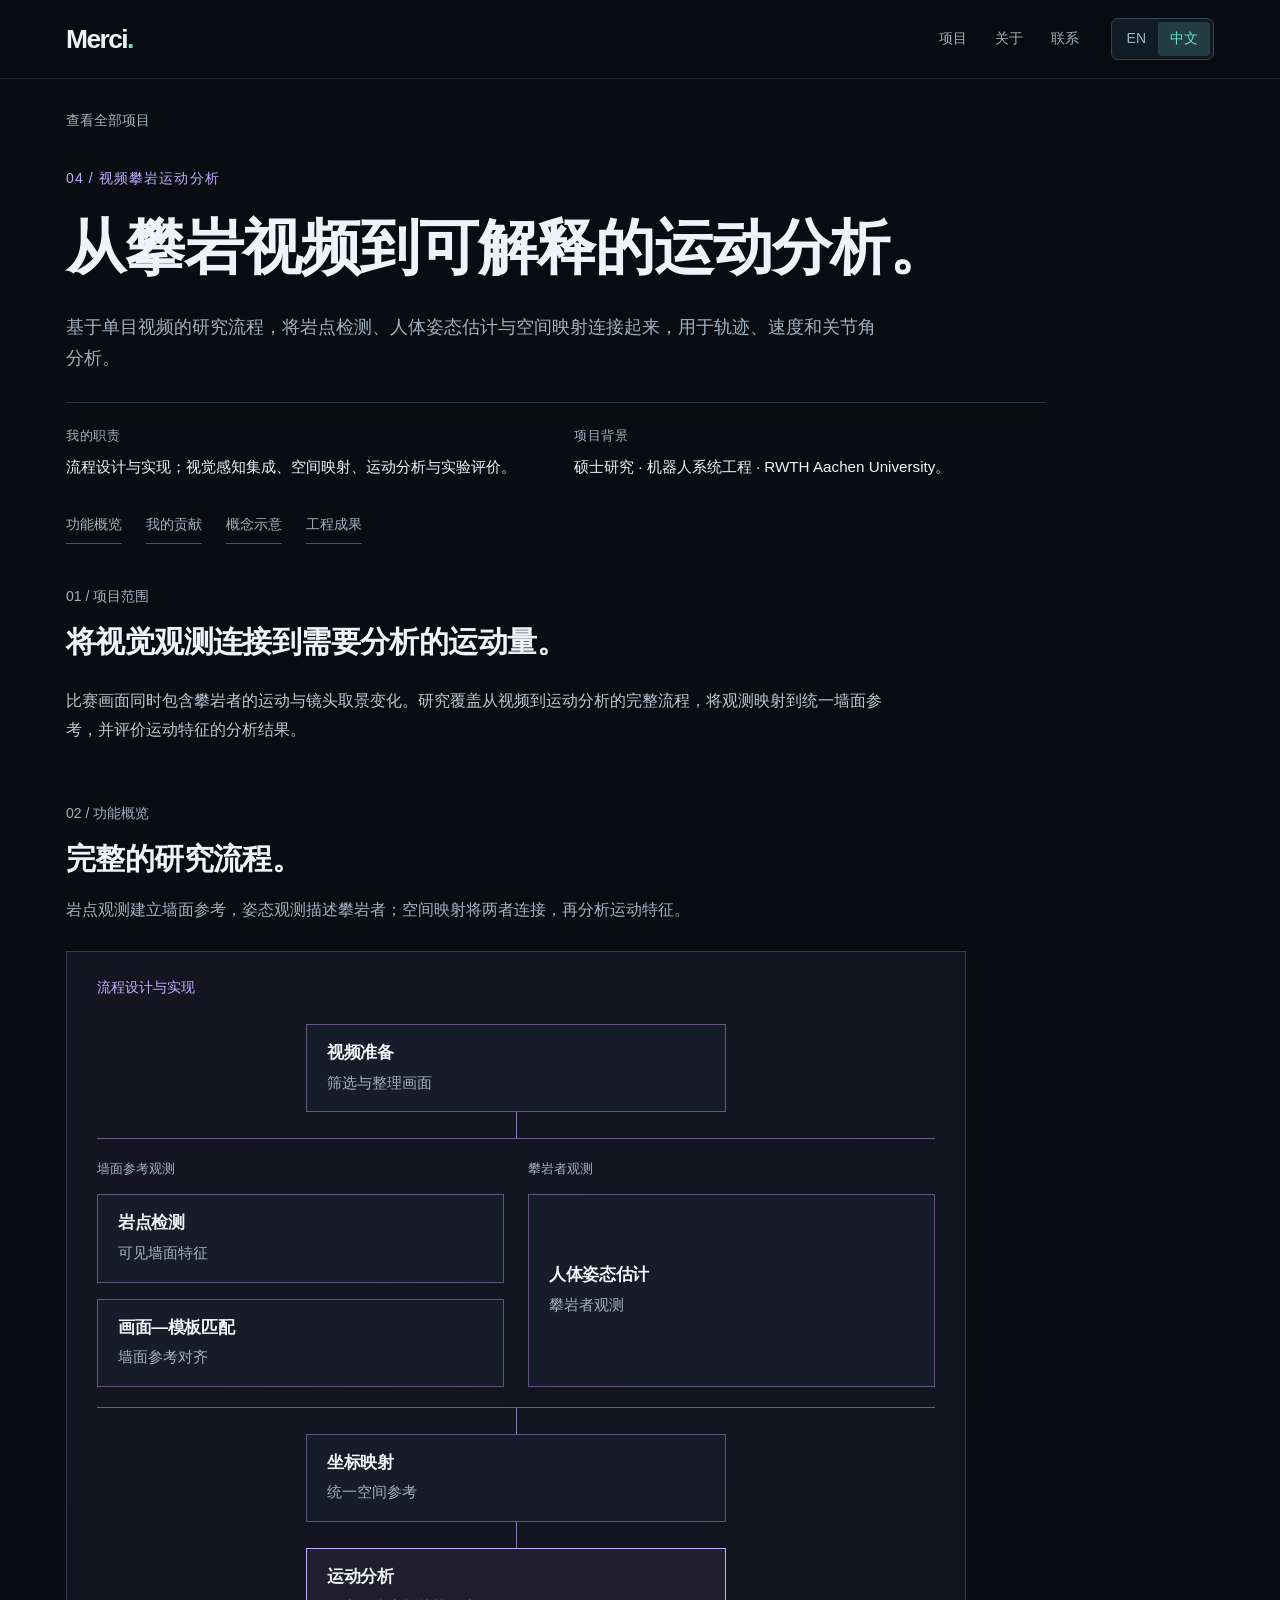
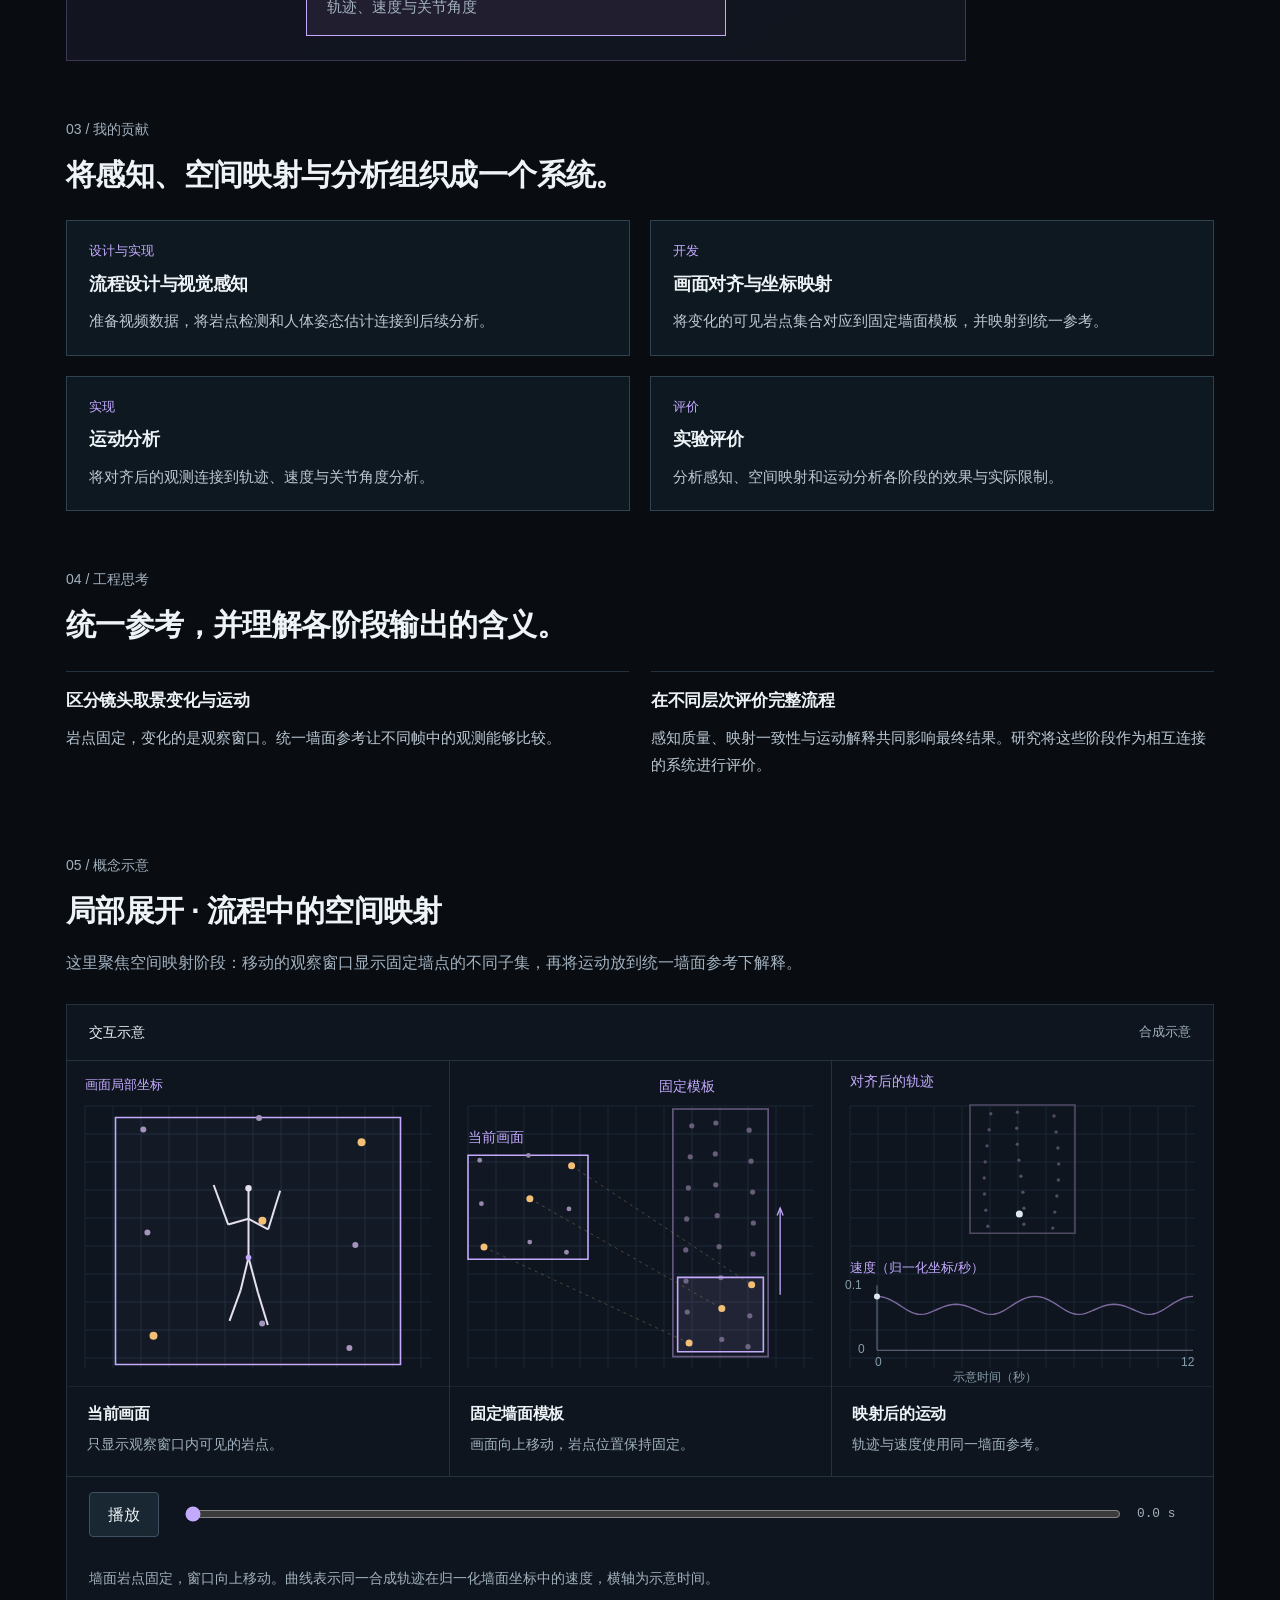
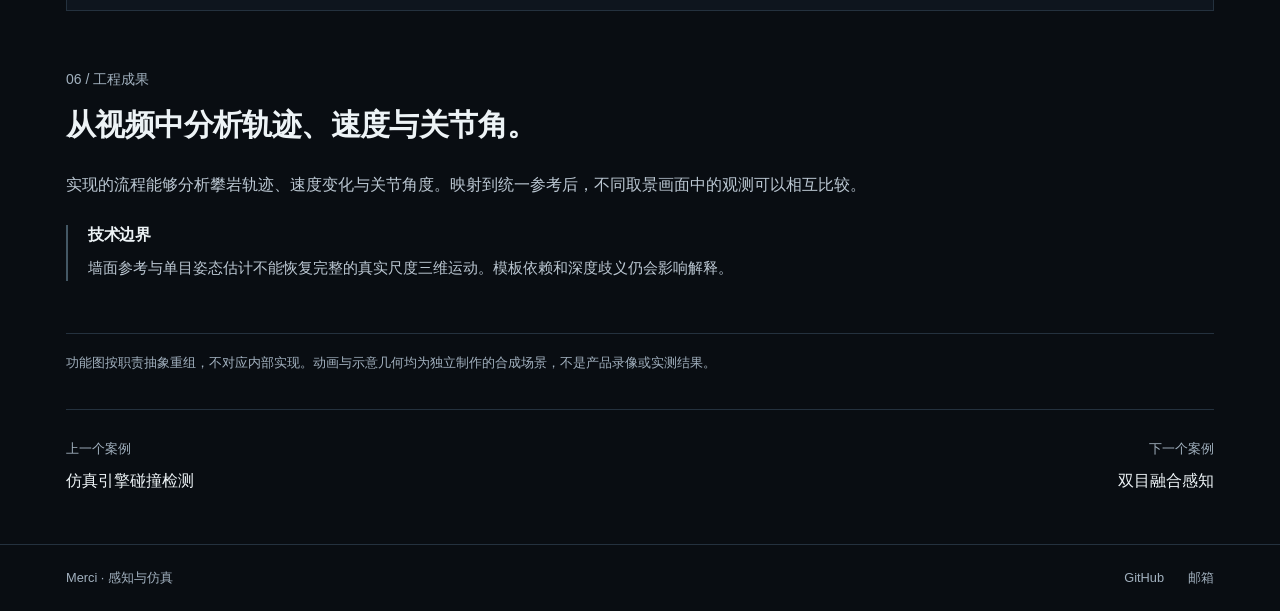
<file: zh/projects/motion.html>
<!doctype html><html lang="zh-CN" data-route="zh/projects/motion.html" data-language="zh"><head><meta charset="utf-8"><meta name="viewport" content="width=device-width,initial-scale=1"><meta name="color-scheme" content="dark"><title>视频攀岩运动分析 — Merci</title><meta name="description" content="通过完整研究流程，将攀岩视频连接到轨迹、速度与关节角分析。"><link rel="alternate" hreflang="en" href="../../projects/motion.html"><link rel="icon" type="image/svg+xml" href="../../assets/favicon.svg"><link rel="stylesheet" href="../../assets/style.css?v=681cd7728c38"><script src="../../assets/app.js?v=398218dbc04d" defer></script></head><body><a class="skip" href="#main">跳到正文</a><header><div class="wrap"><a class="brand" href="../index.html" aria-label="Merci">Merci<span>.</span></a><div class="header-right"><nav aria-label="主导航"><a href="../index.html#work">项目</a><a href="../index.html#about">关于</a><a href="../index.html#contact">联系</a></nav><div class="language-switch" role="group" aria-label="语言"><a href="../../projects/motion.html" data-set-language="en" lang="en" hreflang="en" aria-label="English">EN</a><a href="motion.html" data-set-language="zh" lang="zh-CN" hreflang="zh-CN" aria-label="简体中文" aria-current="true">中文</a></div></div></div></header><main id="main" class="purple"><a class="back" href="../index.html#work">查看全部项目</a><section class="case-head"><div class="eyebrow">04 / 视频攀岩运动分析</div><h1>从攀岩视频到可解释的运动分析。</h1><p class="lead">基于单目视频的研究流程，将岩点检测、人体姿态估计与空间映射连接起来，用于轨迹、速度和关节角分析。</p><div class="case-meta"><div><span class="label">我的职责</span><p>流程设计与实现；视觉感知集成、空间映射、运动分析与实验评价。</p></div><div><span class="label">项目背景</span><p>硕士研究 · 机器人系统工程 · RWTH Aachen University。</p></div></div><nav class="case-jumps" aria-label="案例章节"><a href="#system">功能概览</a><a href="#contribution">我的贡献</a><a href="#illustration">概念示意</a><a href="#outcome">工程成果</a></nav></section><section class="case-section"><div class="section-heading"><span class="story-index">01 / 项目范围</span><h2>将视觉观测连接到需要分析的运动量。</h2></div><div class="section-content"><p>比赛画面同时包含攀岩者的运动与镜头取景变化。研究覆盖从视频到运动分析的完整流程，将观测映射到统一墙面参考，并评价运动特征的分析结果。</p></div></section><section class="case-section" id="system"><div class="section-heading"><span class="story-index">02 / 功能概览</span><h2>完整的研究流程。</h2><p>岩点观测建立墙面参考，姿态观测描述攀岩者；空间映射将两者连接，再分析运动特征。</p></div><div class="section-content"><figure class="research-map" aria-label="完整的研究流程。"><figcaption class="map-caption"><span>流程设计与实现</span></figcaption><div class="research-source"><div class="research-node" data-research-node="video"><h3>视频准备</h3><p>筛选与整理画面</p></div></div><div class="research-branches"><div class="research-path"><span class="path-label">墙面参考观测</span><div class="research-node" data-research-node="holds"><h3>岩点检测</h3><p>可见墙面特征</p></div><div class="research-node" data-research-node="matching"><h3>画面—模板匹配</h3><p>墙面参考对齐</p></div></div><div class="research-path"><span class="path-label">攀岩者观测</span><div class="research-node" data-research-node="pose"><h3>人体姿态估计</h3><p>攀岩者观测</p></div></div></div><div class="research-merge"><div class="research-node" data-research-node="mapping"><h3>坐标映射</h3><p>统一空间参考</p></div></div><div class="research-output"><div class="research-node" data-research-node="analysis"><h3>运动分析</h3><p>轨迹、速度与关节角度</p></div></div></figure></div></section><section class="case-section" id="contribution"><div class="section-heading"><span class="story-index">03 / 我的贡献</span><h2>将感知、空间映射与分析组织成一个系统。</h2></div><div class="section-content"><div class="contribution-grid"><article class="contribution"><span class="contribution-role">设计与实现</span><h3>流程设计与视觉感知</h3><p>准备视频数据，将岩点检测和人体姿态估计连接到后续分析。</p></article><article class="contribution"><span class="contribution-role">开发</span><h3>画面对齐与坐标映射</h3><p>将变化的可见岩点集合对应到固定墙面模板，并映射到统一参考。</p></article><article class="contribution"><span class="contribution-role">实现</span><h3>运动分析</h3><p>将对齐后的观测连接到轨迹、速度与关节角度分析。</p></article><article class="contribution"><span class="contribution-role">评价</span><h3>实验评价</h3><p>分析感知、空间映射和运动分析各阶段的效果与实际限制。</p></article></div></div></section><section class="case-section"><div class="section-heading"><span class="story-index">04 / 工程思考</span><h2>统一参考，并理解各阶段输出的含义。</h2></div><div class="section-content"><div class="decision-grid"><div class="decision"><h3>区分镜头取景变化与运动</h3><p>岩点固定，变化的是观察窗口。统一墙面参考让不同帧中的观测能够比较。</p></div><div class="decision"><h3>在不同层次评价完整流程</h3><p>感知质量、映射一致性与运动解释共同影响最终结果。研究将这些阶段作为相互连接的系统进行评价。</p></div></div></div></section><section class="case-section" id="illustration"><div class="section-heading"><span class="story-index">05 / 概念示意</span><h2>局部展开 · 流程中的空间映射</h2><p>这里聚焦空间映射阶段：移动的观察窗口显示固定墙点的不同子集，再将运动放到统一墙面参考下解释。</p></div><div class="section-content"><div class="demo" data-demo="motion"><div class="demo-head"><span>交互示意</span><span>合成示意</span></div><div class="phase-grid"><figure class="phase"><canvas data-scene="motion" data-panel="0" role="img" aria-label="只显示观察窗口内可见的岩点。"></canvas><figcaption><h3>当前画面</h3><p>只显示观察窗口内可见的岩点。</p></figcaption></figure><figure class="phase"><canvas data-scene="motion" data-panel="1" role="img" aria-label="画面向上移动，岩点位置保持固定。"></canvas><figcaption><h3>固定墙面模板</h3><p>画面向上移动，岩点位置保持固定。</p></figcaption></figure><figure class="phase"><canvas data-scene="motion" data-panel="2" role="img" aria-label="轨迹与速度使用同一墙面参考。"></canvas><figcaption><h3>映射后的运动</h3><p>轨迹与速度使用同一墙面参考。</p></figcaption></figure></div><div class="demo-controls"><button type="button" data-play>播放</button><label class="timeline"><input type="range" min="0" max="1000" value="0" data-time aria-label="示意时间"><output data-time-label>0.0 s</output></label></div><p class="demo-caption">墙面岩点固定，窗口向上移动。曲线表示同一合成轨迹在归一化墙面坐标中的速度，横轴为示意时间。</p></div></div></section><section class="case-section" id="outcome"><div class="section-heading"><span class="story-index">06 / 工程成果</span><h2>从视频中分析轨迹、速度与关节角。</h2></div><div class="section-content"><p>实现的流程能够分析攀岩轨迹、速度变化与关节角度。映射到统一参考后，不同取景画面中的观测可以相互比较。</p><div class="technical-boundary"><h3>技术边界</h3><p>墙面参考与单目姿态估计不能恢复完整的真实尺度三维运动。模板依赖和深度歧义仍会影响解释。</p></div></div></section><p class="notice case-notice">功能图按职责抽象重组，不对应内部实现。动画与示意几何均为独立制作的合成场景，不是产品录像或实测结果。</p><div class="case-nav"><div><small>上一个案例</small><a href="collision.html">仿真引擎碰撞检测</a></div><div><small>下一个案例</small><a href="stereo.html">双目融合感知</a></div></div></main><footer><div class="wrap"><span>Merci · 感知与仿真</span><div class="footer-links"><a href="https://github.com/hyandnn">GitHub</a><a href="mailto:haoling.yang@rwth-aachen.de">邮箱</a></div></div></footer></body></html>
</file>
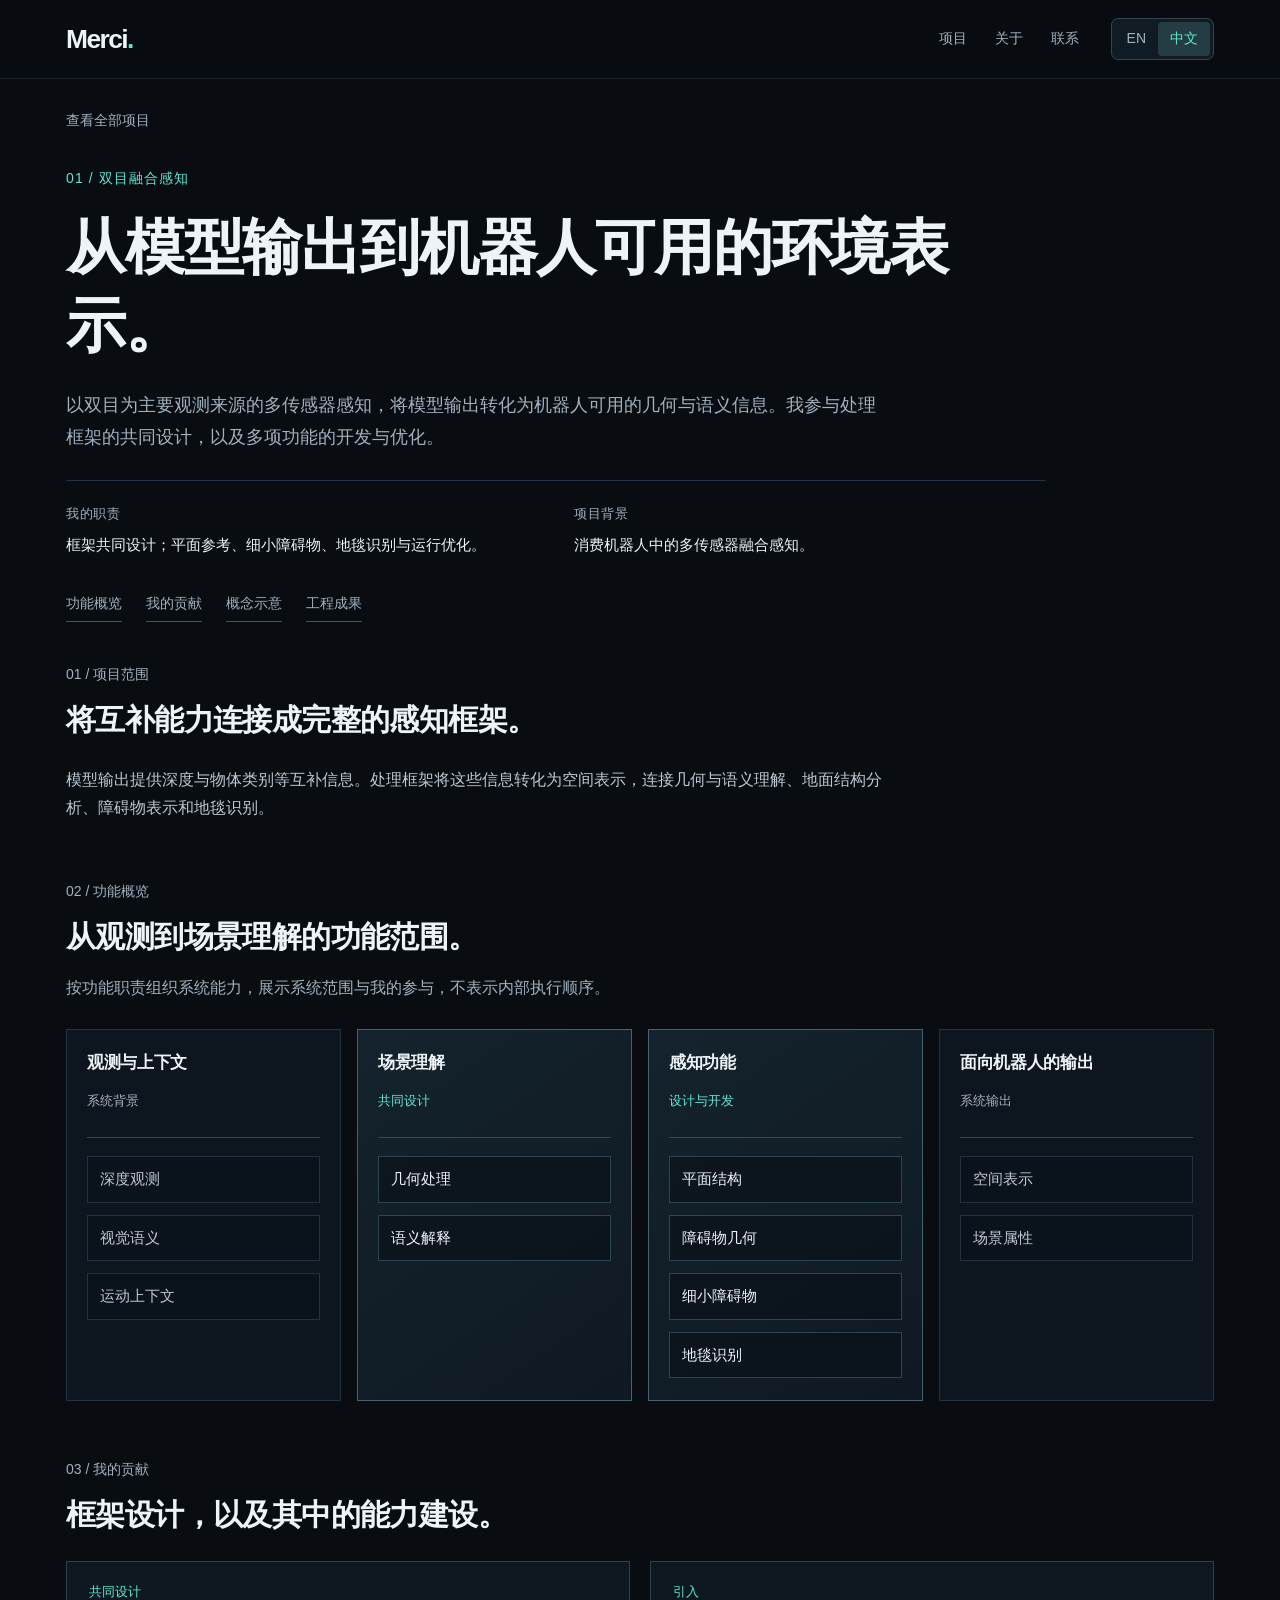
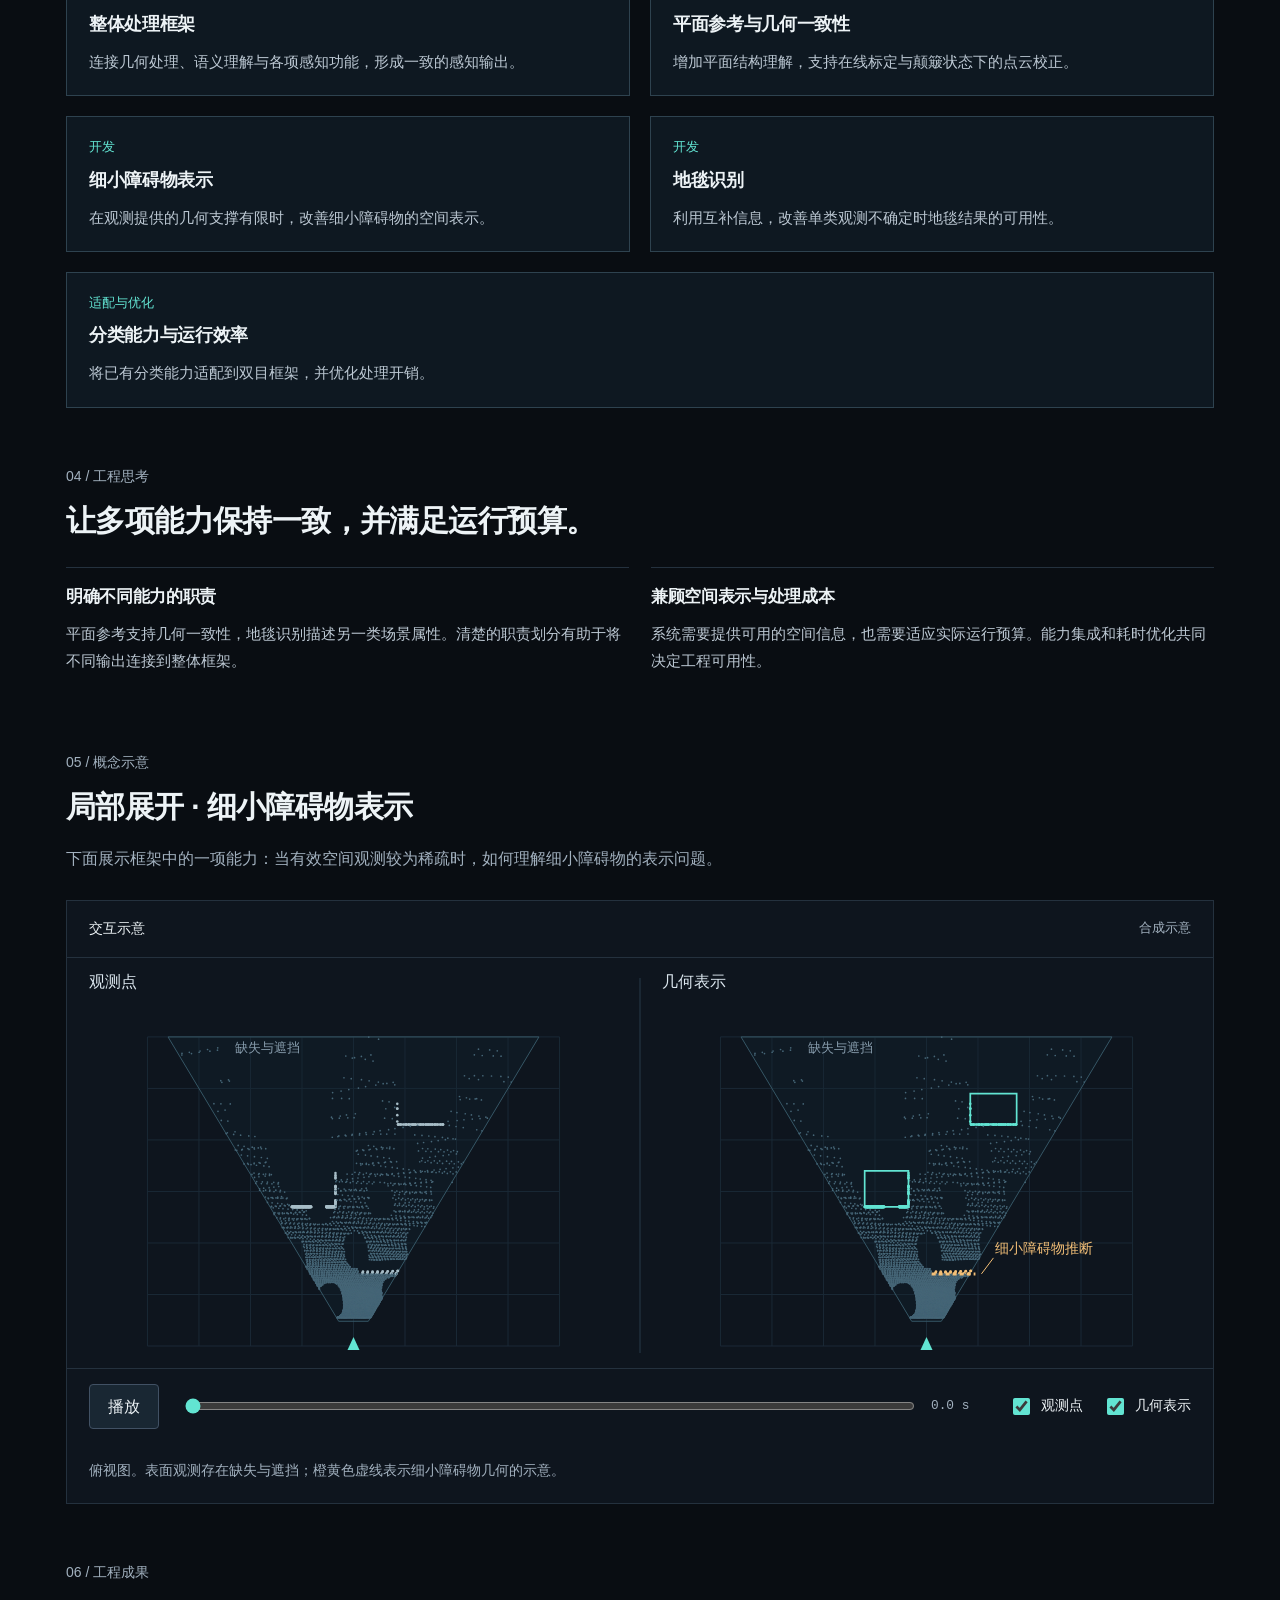
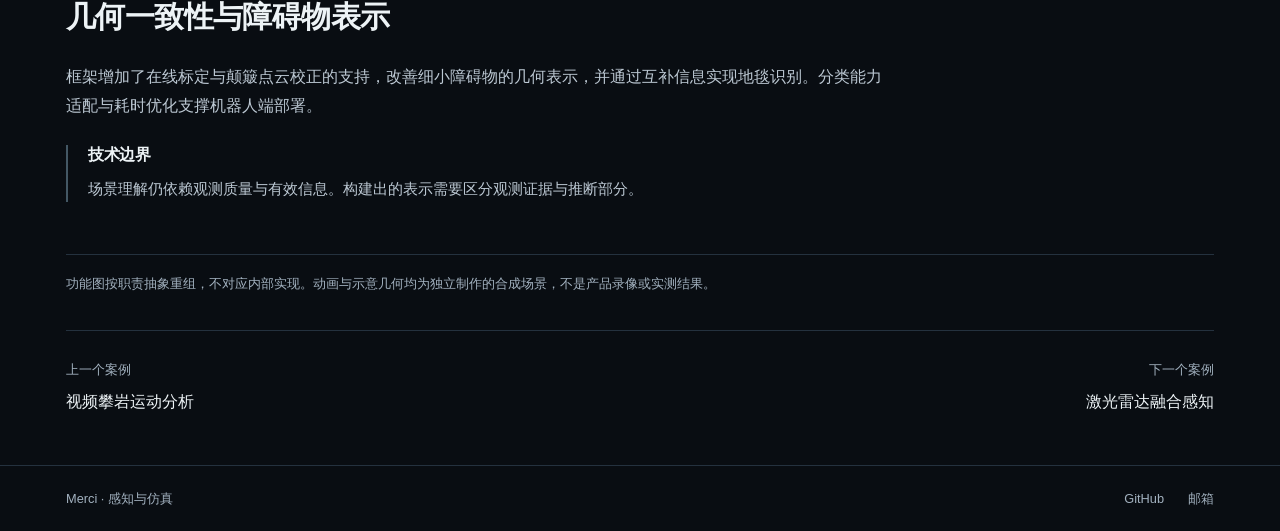
<file: zh/projects/stereo.html>
<!doctype html><html lang="zh-CN" data-route="zh/projects/stereo.html" data-language="zh"><head><meta charset="utf-8"><meta name="viewport" content="width=device-width,initial-scale=1"><meta name="color-scheme" content="dark"><title>双目融合感知 — Merci</title><meta name="description" content="共同设计双目融合感知框架，覆盖平面结构理解、障碍物表示与地毯识别。"><link rel="alternate" hreflang="en" href="../../projects/stereo.html"><link rel="icon" type="image/svg+xml" href="../../assets/favicon.svg"><link rel="stylesheet" href="../../assets/style.css?v=681cd7728c38"><script src="../../assets/app.js?v=398218dbc04d" defer></script></head><body><a class="skip" href="#main">跳到正文</a><header><div class="wrap"><a class="brand" href="../index.html" aria-label="Merci">Merci<span>.</span></a><div class="header-right"><nav aria-label="主导航"><a href="../index.html#work">项目</a><a href="../index.html#about">关于</a><a href="../index.html#contact">联系</a></nav><div class="language-switch" role="group" aria-label="语言"><a href="../../projects/stereo.html" data-set-language="en" lang="en" hreflang="en" aria-label="English">EN</a><a href="stereo.html" data-set-language="zh" lang="zh-CN" hreflang="zh-CN" aria-label="简体中文" aria-current="true">中文</a></div></div></div></header><main id="main" class=""><a class="back" href="../index.html#work">查看全部项目</a><section class="case-head"><div class="eyebrow">01 / 双目融合感知</div><h1>从模型输出到机器人可用的环境表示。</h1><p class="lead">以双目为主要观测来源的多传感器感知，将模型输出转化为机器人可用的几何与语义信息。我参与处理框架的共同设计，以及多项功能的开发与优化。</p><div class="case-meta"><div><span class="label">我的职责</span><p>框架共同设计；平面参考、细小障碍物、地毯识别与运行优化。</p></div><div><span class="label">项目背景</span><p>消费机器人中的多传感器融合感知。</p></div></div><nav class="case-jumps" aria-label="案例章节"><a href="#system">功能概览</a><a href="#contribution">我的贡献</a><a href="#illustration">概念示意</a><a href="#outcome">工程成果</a></nav></section><section class="case-section"><div class="section-heading"><span class="story-index">01 / 项目范围</span><h2>将互补能力连接成完整的感知框架。</h2></div><div class="section-content"><p>模型输出提供深度与物体类别等互补信息。处理框架将这些信息转化为空间表示，连接几何与语义理解、地面结构分析、障碍物表示和地毯识别。</p></div></section><section class="case-section" id="system"><div class="section-heading"><span class="story-index">02 / 功能概览</span><h2>从观测到场景理解的功能范围。</h2><p>按功能职责组织系统能力，展示系统范围与我的参与，不表示内部执行顺序。</p></div><div class="section-content"><div class="capability-board" role="group" aria-label="从观测到场景理解的功能范围。"><div class="capability-group supporting"><div class="group-heading"><h3>观测与上下文</h3><span class="scope-badge">系统背景</span></div><ul><li>深度观测</li><li>视觉语义</li><li>运动上下文</li></ul></div><div class="capability-group"><div class="group-heading"><h3>场景理解</h3><span class="scope-badge">共同设计</span></div><ul><li>几何处理</li><li>语义解释</li></ul></div><div class="capability-group"><div class="group-heading"><h3>感知功能</h3><span class="scope-badge">设计与开发</span></div><ul><li>平面结构</li><li>障碍物几何</li><li>细小障碍物</li><li>地毯识别</li></ul></div><div class="capability-group supporting"><div class="group-heading"><h3>面向机器人的输出</h3><span class="scope-badge">系统输出</span></div><ul><li>空间表示</li><li>场景属性</li></ul></div></div></div></section><section class="case-section" id="contribution"><div class="section-heading"><span class="story-index">03 / 我的贡献</span><h2>框架设计，以及其中的能力建设。</h2></div><div class="section-content"><div class="contribution-grid"><article class="contribution"><span class="contribution-role">共同设计</span><h3>整体处理框架</h3><p>连接几何处理、语义理解与各项感知功能，形成一致的感知输出。</p></article><article class="contribution"><span class="contribution-role">引入</span><h3>平面参考与几何一致性</h3><p>增加平面结构理解，支持在线标定与颠簸状态下的点云校正。</p></article><article class="contribution"><span class="contribution-role">开发</span><h3>细小障碍物表示</h3><p>在观测提供的几何支撑有限时，改善细小障碍物的空间表示。</p></article><article class="contribution"><span class="contribution-role">开发</span><h3>地毯识别</h3><p>利用互补信息，改善单类观测不确定时地毯结果的可用性。</p></article><article class="contribution"><span class="contribution-role">适配与优化</span><h3>分类能力与运行效率</h3><p>将已有分类能力适配到双目框架，并优化处理开销。</p></article></div></div></section><section class="case-section"><div class="section-heading"><span class="story-index">04 / 工程思考</span><h2>让多项能力保持一致，并满足运行预算。</h2></div><div class="section-content"><div class="decision-grid"><div class="decision"><h3>明确不同能力的职责</h3><p>平面参考支持几何一致性，地毯识别描述另一类场景属性。清楚的职责划分有助于将不同输出连接到整体框架。</p></div><div class="decision"><h3>兼顾空间表示与处理成本</h3><p>系统需要提供可用的空间信息，也需要适应实际运行预算。能力集成和耗时优化共同决定工程可用性。</p></div></div></div></section><section class="case-section" id="illustration"><div class="section-heading"><span class="story-index">05 / 概念示意</span><h2>局部展开 · 细小障碍物表示</h2><p>下面展示框架中的一项能力：当有效空间观测较为稀疏时，如何理解细小障碍物的表示问题。</p></div><div class="section-content"><div class="demo" data-demo="stereo"><div class="demo-head"><span>交互示意</span><span>合成示意</span></div><canvas data-scene="stereo" role="img" aria-label="俯视图。表面观测存在缺失与遮挡；橙黄色虚线表示细小障碍物几何的示意。"></canvas><div class="demo-controls"><button type="button" data-play>播放</button><label class="timeline"><input type="range" min="0" max="1000" value="0" data-time aria-label="示意时间"><output data-time-label>0.0 s</output></label><div class="layers" aria-label="显示图层"><label><input type="checkbox" data-layer="points" checked>观测点</label><label><input type="checkbox" data-layer="geometry" checked>几何表示</label></div></div><p class="demo-caption">俯视图。表面观测存在缺失与遮挡；橙黄色虚线表示细小障碍物几何的示意。</p></div></div></section><section class="case-section" id="outcome"><div class="section-heading"><span class="story-index">06 / 工程成果</span><h2>几何一致性与障碍物表示</h2></div><div class="section-content"><p>框架增加了在线标定与颠簸点云校正的支持，改善细小障碍物的几何表示，并通过互补信息实现地毯识别。分类能力适配与耗时优化支撑机器人端部署。</p><div class="technical-boundary"><h3>技术边界</h3><p>场景理解仍依赖观测质量与有效信息。构建出的表示需要区分观测证据与推断部分。</p></div></div></section><p class="notice case-notice">功能图按职责抽象重组，不对应内部实现。动画与示意几何均为独立制作的合成场景，不是产品录像或实测结果。</p><div class="case-nav"><div><small>上一个案例</small><a href="motion.html">视频攀岩运动分析</a></div><div><small>下一个案例</small><a href="lidar.html">激光雷达融合感知</a></div></div></main><footer><div class="wrap"><span>Merci · 感知与仿真</span><div class="footer-links"><a href="https://github.com/hyandnn">GitHub</a><a href="mailto:haoling.yang@rwth-aachen.de">邮箱</a></div></div></footer></body></html>
</file>
<file: assets/style.css>
@charset "UTF-8";
:root{color-scheme:dark;--bg:#090d12;--panel:#0e151e;--line:#24313e;--text:#edf3f6;--muted:#a2b1bf;--accent:#62e4d2;--blue:#85bbff;--gold:#f3bf77;--purple:#c4aaff;--max:1220px;--sans:-apple-system,BlinkMacSystemFont,"Segoe UI",Roboto,"Helvetica Neue",Arial,"PingFang SC","Microsoft YaHei","Source Han Sans SC","Noto Sans SC","Noto Sans CJK SC",sans-serif;font-family:var(--sans);font-size:16px}
*{box-sizing:border-box}html{scroll-behavior:smooth;scroll-padding-top:110px}body{margin:0;background:var(--bg);color:var(--text);line-height:1.7;-webkit-font-smoothing:antialiased}a{color:inherit;text-decoration:none}button,input{font:inherit}button,a,input{touch-action:manipulation}a:focus-visible,button:focus-visible,input:focus-visible{outline:2px solid var(--accent);outline-offset:4px}::selection{background:#62e4d244}p{margin:0 0 1.2rem}h1,h2,h3{line-height:1.12;letter-spacing:-.04em;margin:0;font-weight:600}h1{font-size:clamp(3rem,5vw,4.8rem)}h2{font-size:clamp(2rem,3.5vw,2.8rem)}h3{font-size:1.5rem}main,.wrap{max-width:var(--max);margin:auto;padding-inline:36px}.mono,.index{font-family:"SFMono-Regular",Consolas,"Liberation Mono",var(--sans)}.eyebrow{font-size:.875rem;letter-spacing:.075em;text-transform:uppercase;color:var(--accent);margin-bottom:18px}.muted{color:var(--muted)}.skip{position:absolute;left:16px;top:-100px;padding:12px;background:var(--panel);z-index:10}.skip:focus{top:16px}canvas{display:block;width:100%}.gold{--accent:var(--gold)}.purple{--accent:var(--purple)}.blue{--accent:var(--blue)}
header{border-bottom:1px solid #24313e99;background:#090d12f2;position:sticky;top:0;z-index:5;backdrop-filter:blur(14px)}header .wrap{min-height:78px;display:flex;align-items:center;justify-content:space-between;gap:24px}.brand{font-size:1.65rem;letter-spacing:-.06em;font-weight:700}.brand span{color:var(--accent)}.header-right{display:flex;align-items:center;gap:32px}nav{display:flex;gap:28px;font-size:.875rem;color:var(--muted)}nav a:hover,footer a:hover{color:var(--accent)}.language-switch{display:inline-flex;padding:3px;border:1px solid #344452;border-radius:7px;background:#111b24;flex-shrink:0}.language-switch a{padding:5px 12px;border-radius:4px;min-height:34px;font-size:.875rem;display:flex;align-items:center;color:var(--muted)}.language-switch a[aria-current]{background:#243c43;color:var(--accent)}.language-switch a:hover{color:var(--text)}
.hero{display:grid;grid-template-columns:1.1fr 1fr;gap:40px;align-items:center;padding-block:46px 32px}.hero h1{margin-bottom:24px}.hero h1 span{color:var(--accent)}.hero .intro{color:var(--muted);font-size:1.1rem;max-width:520px}.hero-actions{display:flex;gap:24px;align-items:center;flex-wrap:wrap;margin-top:25px}.text-link{display:inline-flex;align-items:center;border-bottom:1px solid var(--accent);padding-block:7px;font-size:.95rem}.text-link:hover{color:var(--accent)}.primary-link{display:inline-flex;align-items:center;justify-content:center;background:var(--accent);color:#08211f;padding:11px 20px;min-height:46px;border-radius:4px;font-size:.95rem;font-weight:600}.primary-link:hover{background:#8beedd}.secondary-link{color:var(--muted);border-color:#455c68}.hero-visual{min-width:0;border:1px solid var(--line);background:linear-gradient(145deg,#121d28,#0a1018)}.visual-top{display:flex;justify-content:space-between;gap:16px;padding:12px 18px;border-bottom:1px solid var(--line);color:var(--muted);font-size:.8rem}.hero-visual canvas{height:280px}.visual-bottom{padding:11px 18px;border-top:1px solid var(--line);font-size:.8rem;color:var(--accent)}
.info-strip{display:flex;flex-wrap:wrap;gap:12px 28px;border-block:1px solid var(--line);padding-block:14px;margin-bottom:44px;color:var(--muted);font-size:.875rem}.info-strip span+span{border-left:1px solid #3b4d5c;padding-left:28px}.section-top{display:flex;justify-content:space-between;gap:30px;align-items:end;margin-bottom:28px}.section-top p{color:var(--muted);max-width:335px;margin:0;font-size:.95rem}.work-grid{display:grid;grid-template-columns:1fr 1fr;gap:26px}.project-card{border:1px solid var(--line);background:#0d141c;transition:border-color .2s,transform .2s;overflow:hidden;min-width:0}.project-card:hover{border-color:var(--accent);transform:translateY(-3px)}.card-view{height:240px;background:#0b121a;border-bottom:1px solid var(--line);position:relative}.card-view canvas{height:100%}.card-copy{padding:25px 28px 28px}.card-heading{display:flex;gap:16px;align-items:center;margin-bottom:16px}.index{font-size:.875rem;color:var(--accent);flex-shrink:0}.card-copy h3{font-size:1.5rem}.card-copy p{color:var(--muted);min-height:3.4rem;font-size:1rem}.card-foot{display:flex;flex-wrap:wrap;justify-content:space-between;gap:10px 20px;font-size:.8rem;color:var(--accent)}.card-foot span:last-child{color:var(--text)}.notice{color:var(--muted);font-size:.8rem;border-top:1px solid var(--line);padding-top:18px;margin-top:28px}
.about{display:grid;grid-template-columns:1fr 1.4fr;gap:64px;margin-block:70px;padding-block:42px;border-block:1px solid var(--line)}.about h2{font-size:clamp(1.9rem,3vw,2.7rem)}.about-text>p{font-size:1.05rem;color:var(--muted)}.about-text b{color:var(--text);font-weight:500}.toolkit{display:grid;grid-template-columns:repeat(3,1fr);gap:22px;margin-top:28px}.toolkit b{font-size:.875rem;font-weight:500}.toolkit p{margin-top:8px;font-size:.875rem;color:var(--muted)}.about-text>.additional{font-size:.9rem;margin-top:22px}.contact{display:flex;align-items:end;justify-content:space-between;gap:32px;margin-bottom:64px}.contact p{color:var(--muted);margin:18px 0 0}.contact a{font-size:1rem;overflow-wrap:anywhere}footer{border-top:1px solid var(--line);color:var(--muted);font-size:.8rem}footer .wrap{padding-block:22px;display:flex;gap:24px;justify-content:space-between}.footer-links{display:flex;gap:24px}
.back{display:inline-block;color:var(--muted);margin-top:30px;font-size:.875rem}.back:hover{color:var(--accent)}.case-head{padding-block:34px 36px;max-width:980px}.case-head h1{font-size:clamp(2.65rem,5vw,4.4rem);max-width:950px;margin-bottom:24px}.case-head .lead{font-size:1.15rem;color:var(--muted);max-width:820px}.case-meta{display:grid;grid-template-columns:1fr 1fr;gap:36px;border-top:1px solid var(--line);margin-top:28px;padding-top:22px;font-size:.95rem}.case-meta .label{color:var(--muted);font-size:.8rem;letter-spacing:.05em;display:block;margin-bottom:7px}.case-meta p{margin:0}.demo{border:1px solid var(--line);background:var(--panel);margin-block:0 44px;overflow:hidden}.demo-head{padding:16px 22px;display:flex;justify-content:space-between;gap:20px;border-bottom:1px solid var(--line);font-size:.875rem}.demo-head span:last-child{color:var(--muted);font-size:.8rem}.demo>canvas{height:410px}.demo-controls{display:flex;gap:24px;align-items:center;padding:15px 22px;border-top:1px solid var(--line);flex-wrap:wrap}.demo-controls button{background:#192733;color:var(--text);border:1px solid #415164;padding:8px 18px;border-radius:4px;min-height:44px;cursor:pointer}.demo-controls button:hover{border-color:var(--accent)}.timeline{display:flex;align-items:center;gap:14px;flex:1;min-width:160px}.timeline input{width:100%;accent-color:var(--accent);min-height:32px}.timeline output{font-family:Consolas,monospace;font-size:.8rem;color:var(--muted);min-width:54px}.layers{display:flex;gap:20px;flex-wrap:wrap;font-size:.875rem}.layers label{display:flex;gap:8px;align-items:center;cursor:pointer;min-height:34px}.layers input{accent-color:var(--accent);width:17px;height:17px}.demo-caption{color:var(--muted);font-size:.875rem;padding:15px 22px 20px;margin:0;max-width:1000px}.phase-grid{display:grid;grid-template-columns:repeat(3,minmax(0,1fr))}.phase{margin:0;min-width:0}.phase+.phase{border-left:1px solid var(--line)}.phase canvas{height:325px}.phase figcaption{padding:17px 20px 20px;border-top:1px solid #24313e88}.phase figcaption h3{font-size:1rem;letter-spacing:0;line-height:1.4;margin-bottom:8px}.phase figcaption p{font-size:.875rem;color:var(--muted);margin:0;line-height:1.6}
.story-index{font-size:.875rem;color:var(--muted);padding-top:5px}.decision-grid{display:grid;grid-template-columns:1fr 1fr;gap:22px}.decision{border-top:1px solid var(--line);padding-top:18px}.decision h3{font-size:1.05rem;line-height:1.45;letter-spacing:0;margin-bottom:12px}.decision p{font-size:.95rem}.case-nav{display:flex;justify-content:space-between;gap:24px;border-top:1px solid var(--line);padding-block:28px 50px}.case-nav a{font-size:1rem}.case-nav small{color:var(--muted);display:block;font-size:.8rem;margin-bottom:7px}.case-nav div:last-child{text-align:right}.empty-page{min-height:60vh;padding-block:80px}.empty-page .text-link{margin-top:28px}
html:lang(zh-CN) h1,html:lang(zh-CN) h2,html:lang(zh-CN) h3{letter-spacing:-.02em;line-height:1.3}html:lang(zh-CN) .eyebrow{letter-spacing:.08em}html:lang(zh-CN) .hero h1{font-size:clamp(2.8rem,4.7vw,4.1rem)}html:lang(zh-CN) .case-head h1{font-size:clamp(2.5rem,4.7vw,4rem)}
@media(max-width:980px){main,.wrap{padding-inline:24px}.hero{gap:24px}.hero h1{font-size:clamp(2.5rem,5vw,3.8rem)}.hero-visual canvas{height:260px}.header-right{gap:24px}nav{gap:24px}.about{gap:32px;grid-template-columns:1fr 1.6fr}.toolkit{grid-template-columns:1fr 1fr}.phase canvas{height:290px}.phase figcaption{padding:15px}.contact{align-items:start;flex-direction:column}}
@media(max-width:760px){.phase-grid{grid-template-columns:1fr}.phase+.phase{border-left:0;border-top:1px solid var(--line)}.phase canvas{height:300px}.phase figcaption{padding:16px 20px}.phase figcaption h3{font-size:1.05rem}.demo>canvas{height:350px}.story-index{margin-bottom:12px}.hero{grid-template-columns:1fr;gap:28px;padding-block:30px 24px}.hero h1{font-size:clamp(2.7rem,7vw,3.8rem)}.hero-visual canvas{height:250px}.info-strip{margin-bottom:32px}.section-top{display:block}.section-top p{margin-top:16px}.work-grid{gap:20px}.card-copy{padding:22px}.card-view{height:210px}.about{grid-template-columns:1fr;gap:24px;margin-block:50px;padding-block:30px}.case-head h1{font-size:clamp(2.5rem,6vw,3.4rem)}html:lang(zh-CN) .hero h1{font-size:clamp(2.5rem,7vw,3.5rem)}html:lang(zh-CN) .case-head h1{font-size:clamp(2.3rem,6vw,3.2rem)}}
@media(max-width:560px){main,.wrap{padding-inline:20px}.work-grid{grid-template-columns:1fr}.card-view{height:225px}.card-copy p{min-height:0}.card-copy h3{font-size:1.45rem}.case-meta{grid-template-columns:1fr;gap:20px}.case-head{padding-block:28px}.case-head .lead{font-size:1.05rem}.demo-head{padding:15px 16px;flex-direction:column;gap:4px}.demo-controls{padding:14px 16px;gap:16px}.timeline{flex-basis:60%}.layers{gap:16px}.demo-caption{padding:14px 16px 18px}.demo{margin-bottom:34px}.decision-grid{grid-template-columns:1fr;gap:12px}.info-strip{gap:8px 14px;font-size:.8rem}.info-strip span+span{padding-left:14px}.toolkit{gap:18px}.contact{margin-bottom:45px}.contact a{font-size:.9rem}.case-nav a{font-size:.9rem}.case-nav{gap:20px}footer .wrap{flex-direction:column;gap:12px}.hero-actions{gap:18px}.hero .intro{font-size:1.05rem}.visual-top{font-size:.8rem}.notice{font-size:.8rem}}
@media(max-width:480px){.hero-visual{display:none}header .wrap{display:grid;grid-template-columns:1fr auto;gap:8px 16px;padding-block:10px}.header-right{display:contents}.language-switch{grid-column:2;grid-row:1}.brand{grid-column:1;grid-row:1;font-size:1.5rem}nav{grid-column:1/-1;grid-row:2;justify-content:space-between;gap:24px;font-size:.875rem}.language-switch a{min-height:32px;padding:3px 12px}.hero h1{font-size:clamp(2.3rem,9vw,3rem)}html:lang(zh-CN) .hero h1{font-size:clamp(2.2rem,9vw,2.9rem)}.hero-actions .primary-link{padding-inline:16px}.info-strip span{border:0!important;padding:0!important}.info-strip{justify-content:space-between;gap:8px;font-size:.8rem}.case-head h1{font-size:2.5rem}html:lang(zh-CN) .case-head h1{font-size:2.2rem}}
@media(prefers-reduced-motion:reduce){html{scroll-behavior:auto}.project-card{transition:none}.project-card:hover{transform:none}}

/* Public functional views group responsibilities; company views are not schedules. */
.case-jumps{display:flex;gap:12px 24px;flex-wrap:wrap;margin-top:28px;font-size:.875rem}.case-jumps a{padding-block:6px;border-bottom:1px solid #415564}.case-jumps a:hover{color:var(--accent);border-color:var(--accent)}
.case-section{margin-bottom:52px}.section-heading{margin-bottom:26px;max-width:830px}.section-heading .story-index{display:block;margin-bottom:14px}.section-heading h2{font-size:1.85rem;margin-bottom:18px}.section-heading>p{color:var(--muted);margin:0;line-height:1.8}
.capability-board{display:grid;grid-template-columns:repeat(4,minmax(0,1fr));gap:16px}.capability-group{border:1px solid #466270;background:linear-gradient(145deg,#14232d,#0f1923);padding:22px 20px;min-width:0}.capability-group.supporting{border-color:var(--line);background:#0d151e}.group-heading{min-height:86px;border-bottom:1px solid #344956;padding-bottom:16px;margin-bottom:18px}.group-heading h3{font-size:1.05rem;line-height:1.45;letter-spacing:0;margin-bottom:12px}.scope-badge{display:inline-block;font-size:.8125rem;line-height:1.45;color:var(--accent)}.supporting .scope-badge{color:var(--muted)}.capability-group ul{list-style:none;padding:0;margin:0;display:flex;flex-direction:column;gap:12px}.capability-group li{padding:11px 12px;border:1px solid #2c4553;background:#0a131bbb;font-size:.9375rem;line-height:1.5;overflow-wrap:anywhere}.supporting li{border-color:#24313e;color:#bcc8d3}
.contribution-grid{display:grid;grid-template-columns:repeat(2,minmax(0,1fr));gap:20px}.contribution{padding:20px 22px;border:1px solid #2e424f;background:#0e1821;min-width:0}.contribution-role{display:block;color:var(--accent);font-size:.8125rem;line-height:1.5;margin-bottom:12px}.contribution h3{font-size:1.1rem;line-height:1.4;letter-spacing:0;margin-bottom:12px}.contribution p{font-size:.95rem;margin:0}.contribution-grid .contribution:last-child:nth-child(odd){grid-column:1/-1}
.technical-boundary{border-left:2px solid #435764;padding-left:20px;margin-top:25px}.technical-boundary h3{font-size:1rem;letter-spacing:0;line-height:1.5;margin-bottom:10px}.technical-boundary p{font-size:.95rem;margin:0}.case-notice{margin-block:4px 35px}.section-content .demo{margin:0}.case-head h1{overflow-wrap:anywhere}
.research-map{max-width:900px;margin:0;border:1px solid #3e3655;background:linear-gradient(145deg,#151522,#10151e);padding:24px 30px}.map-caption{color:var(--accent);font-size:.875rem;margin-bottom:24px}.research-node{border:1px solid #62547e;background:#171c2a;padding:17px 20px;min-width:0}.research-node h3{font-size:1.05rem;line-height:1.45;letter-spacing:0;margin-bottom:7px}.research-node p{color:var(--muted);font-size:.9375rem;margin:0;line-height:1.55}.research-source,.research-merge,.research-output{max-width:420px;margin-inline:auto;position:relative}.research-source{padding-bottom:26px}.research-source:after,.research-merge:before,.research-output:before{content:"";position:absolute;height:26px;width:1px;background:#8e78b4;left:50%}.research-source:after{bottom:0}.research-merge:before,.research-output:before{top:-26px}.research-branches{display:grid;grid-template-columns:1fr 1fr;gap:24px;border-block:1px solid #6e5b8b;padding-block:20px;margin-bottom:26px}.research-path{display:flex;flex-direction:column;gap:16px;min-width:0}.research-path .research-node{flex:1;display:flex;flex-direction:column;justify-content:center}.path-label{font-size:.8125rem;color:var(--muted);line-height:1.5}.research-merge{margin-bottom:26px}.research-output .research-node{border-color:var(--accent);background:#211e30}
.height-study{border:1px solid #304556;background:#0e1822;padding:26px;margin:26px 0 0}.height-study>div:first-child{max-width:820px}.height-study h3{font-size:1.3rem;line-height:1.4;letter-spacing:0;margin-bottom:12px}.height-study p{color:var(--muted);margin:0}.height-grid{display:grid;grid-template-columns:1fr 1fr;gap:20px;margin-top:22px}.height-grid figure{margin:0;border:1px solid var(--line);background:#0a1119;min-width:0}.height-grid svg{display:block;width:100%;height:auto}.height-grid figcaption{padding:12px 18px;border-top:1px solid var(--line);font-size:.9375rem}.height-study .height-legend{font-size:.875rem;margin-top:18px}
@media(max-width:980px){.capability-board{grid-template-columns:repeat(2,minmax(0,1fr))}.group-heading{min-height:0}.research-map{padding:24px}.card-copy h3{line-height:1.3}}
@media(max-width:760px){.case-section{margin-bottom:38px}.section-heading h2{font-size:1.7rem}.research-map{padding:20px}.research-branches{gap:16px}.research-node{padding:16px}.height-study{padding:22px}}
@media(max-width:560px){.capability-board,.contribution-grid,.height-grid{grid-template-columns:1fr}.capability-group{padding:20px}.capability-group ul{gap:10px}.capability-group li{font-size:1rem}.group-heading{padding-bottom:12px;margin-bottom:14px}.group-heading h3{font-size:1.1rem}.scope-badge,.contribution-role,.path-label{font-size:.875rem}.contribution{padding:20px}.research-branches{grid-template-columns:1fr;gap:22px}.research-path{gap:12px}.research-node h3{font-size:1.1rem}.research-node p{font-size:.95rem}.research-source,.research-merge,.research-output{max-width:100%}.case-jumps{gap:8px 20px;font-size:.875rem}.height-study{padding:18px}.height-study h3{font-size:1.2rem}.height-grid{gap:16px}}

/* Every case chapter places its heading above its content on all screen sizes. */
.section-content{min-width:0}.section-content>p{max-width:830px;color:#bcc8d3;line-height:1.8}.section-content>p:last-child{margin-bottom:0}.section-content .decision p,.section-content .contribution p{color:#bcc8d3;line-height:1.8}.section-content .technical-boundary{max-width:830px}.section-content .technical-boundary p{color:#bcc8d3}.height-grid svg{aspect-ratio:410/245;object-fit:contain}.height-grid text{font-family:var(--sans)}
</file>
